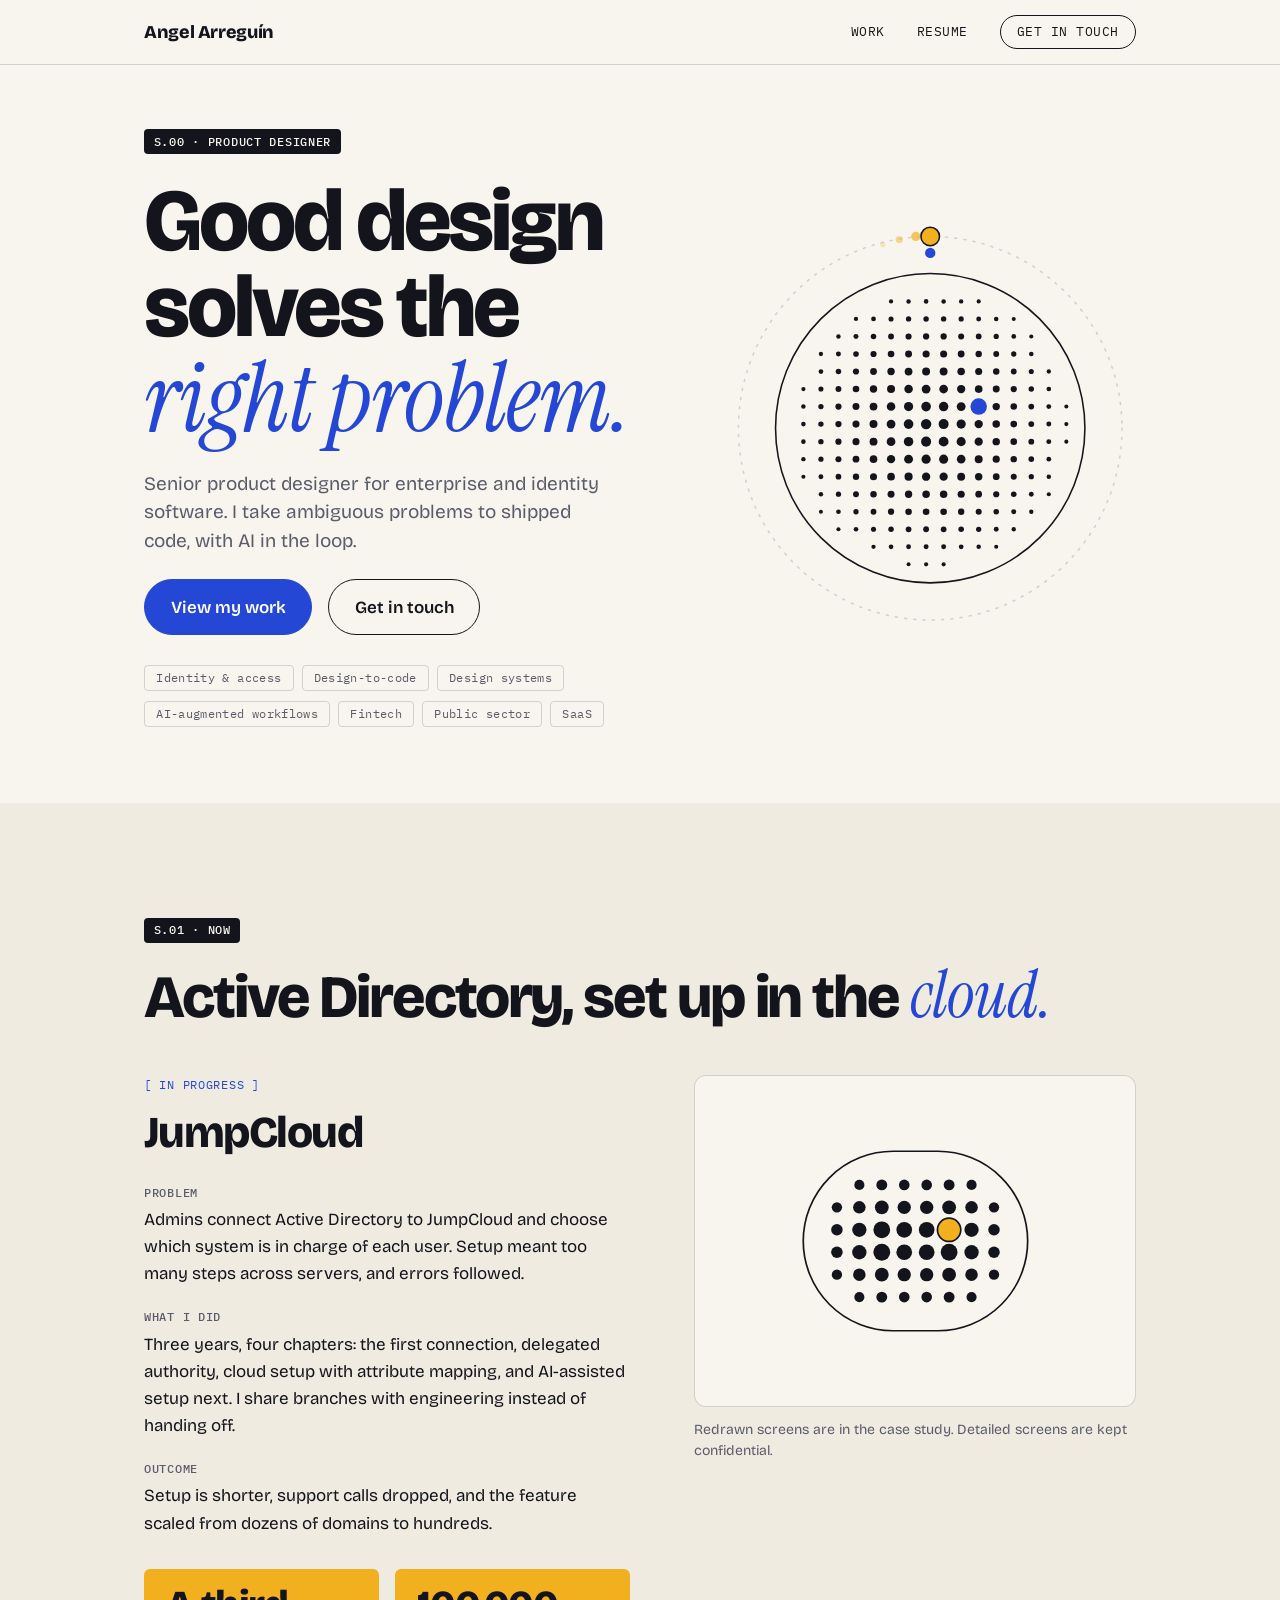
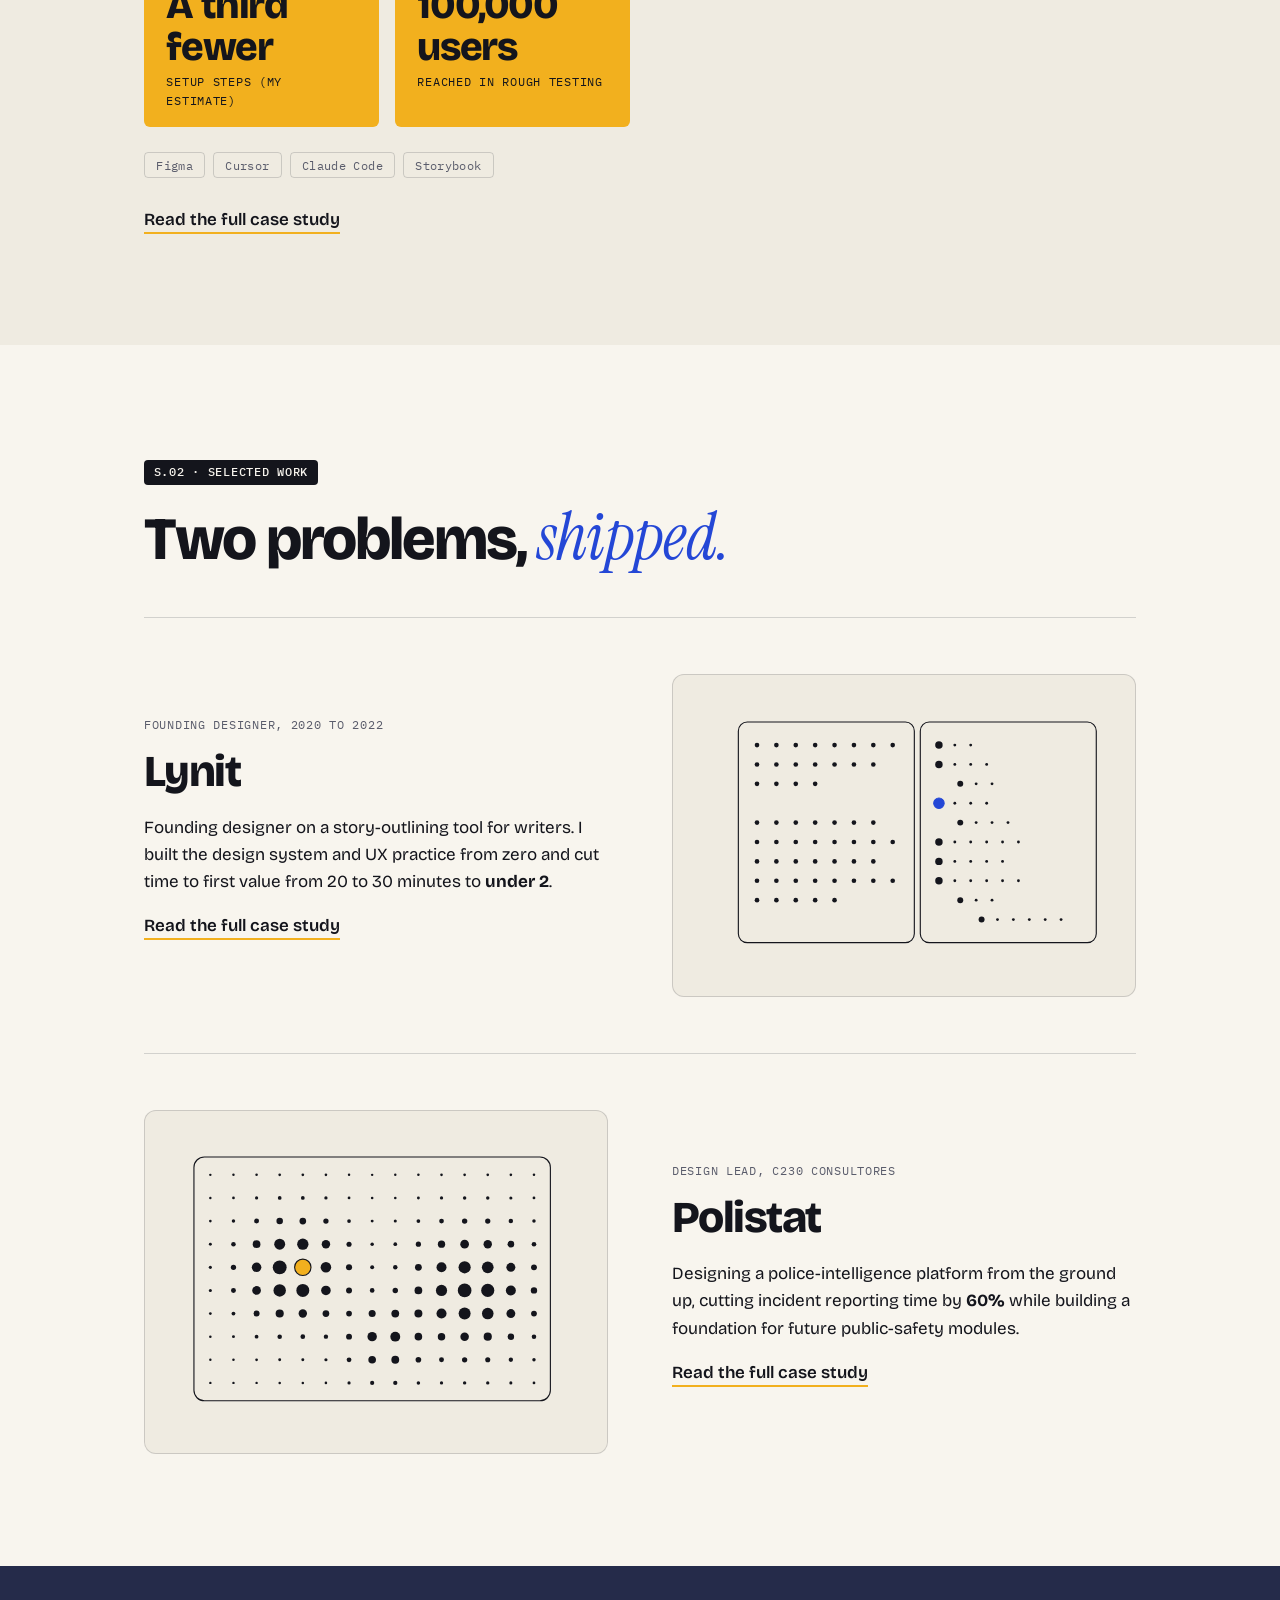
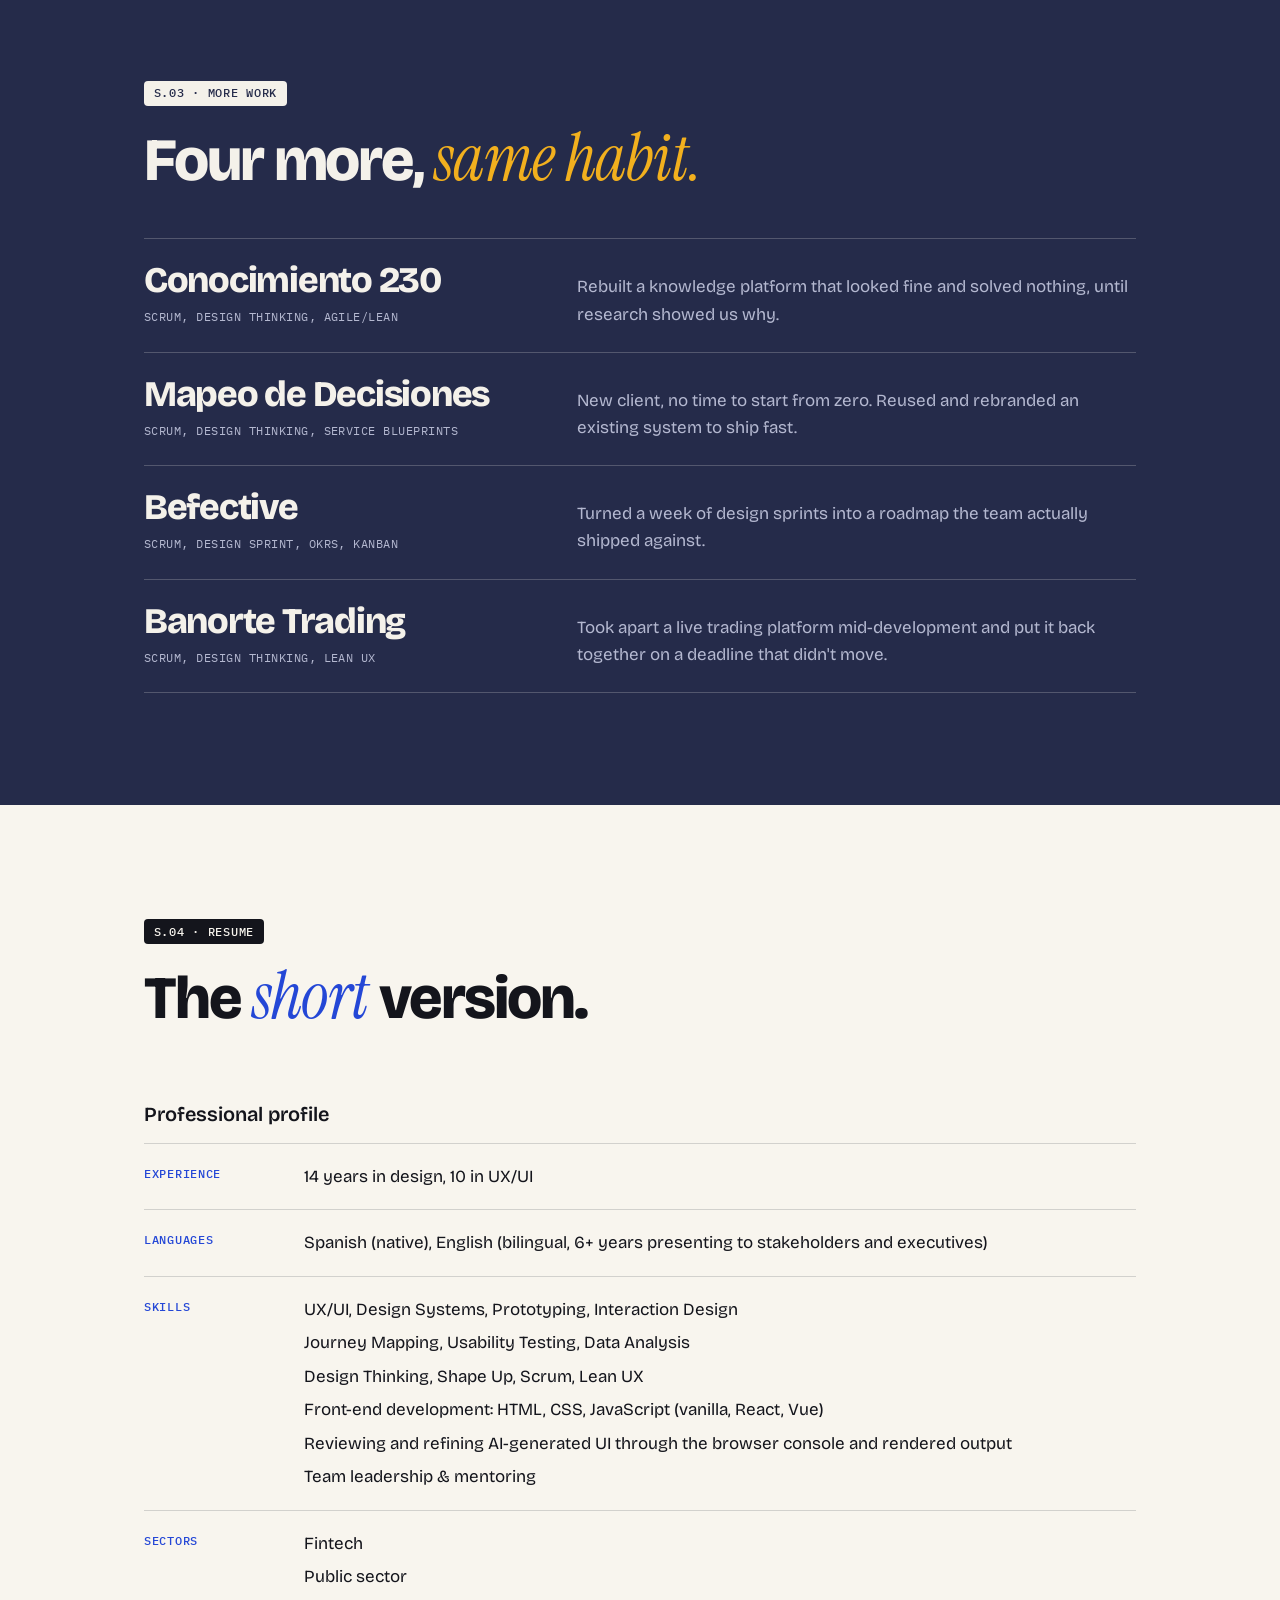
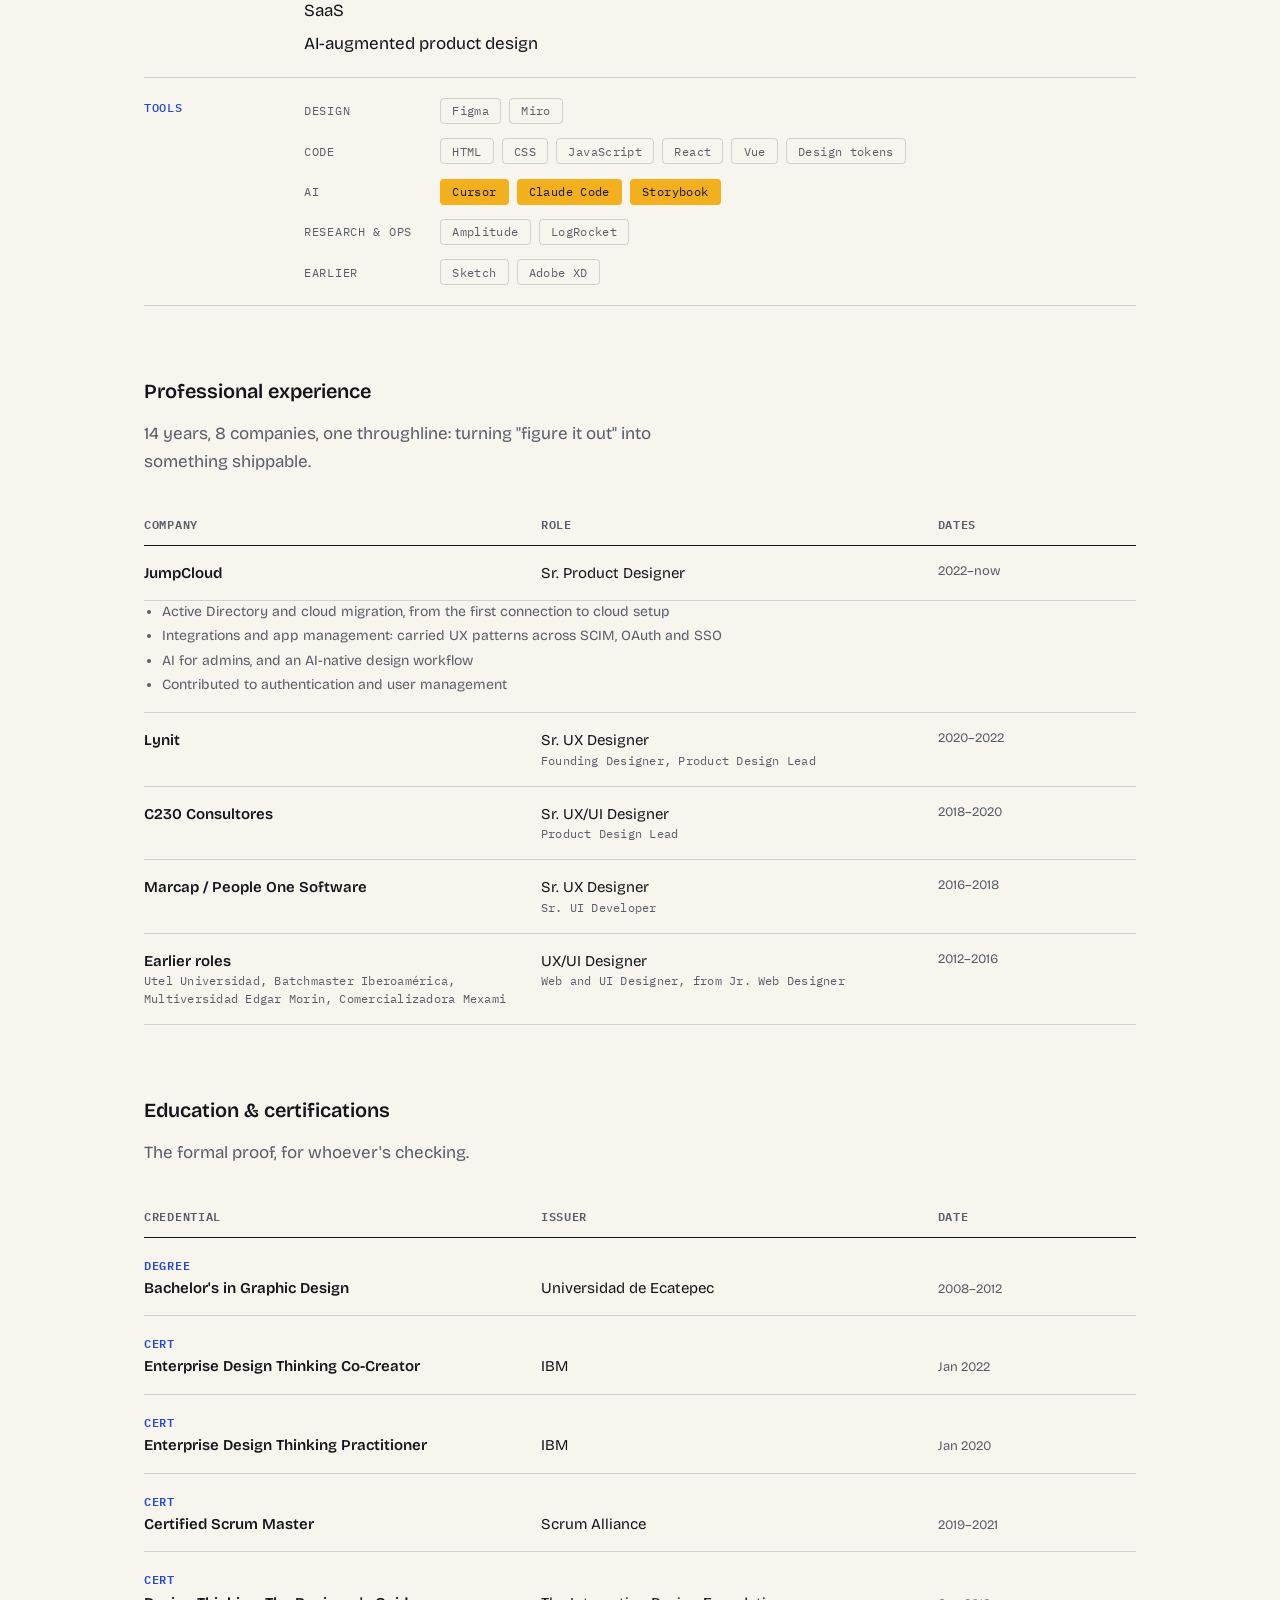
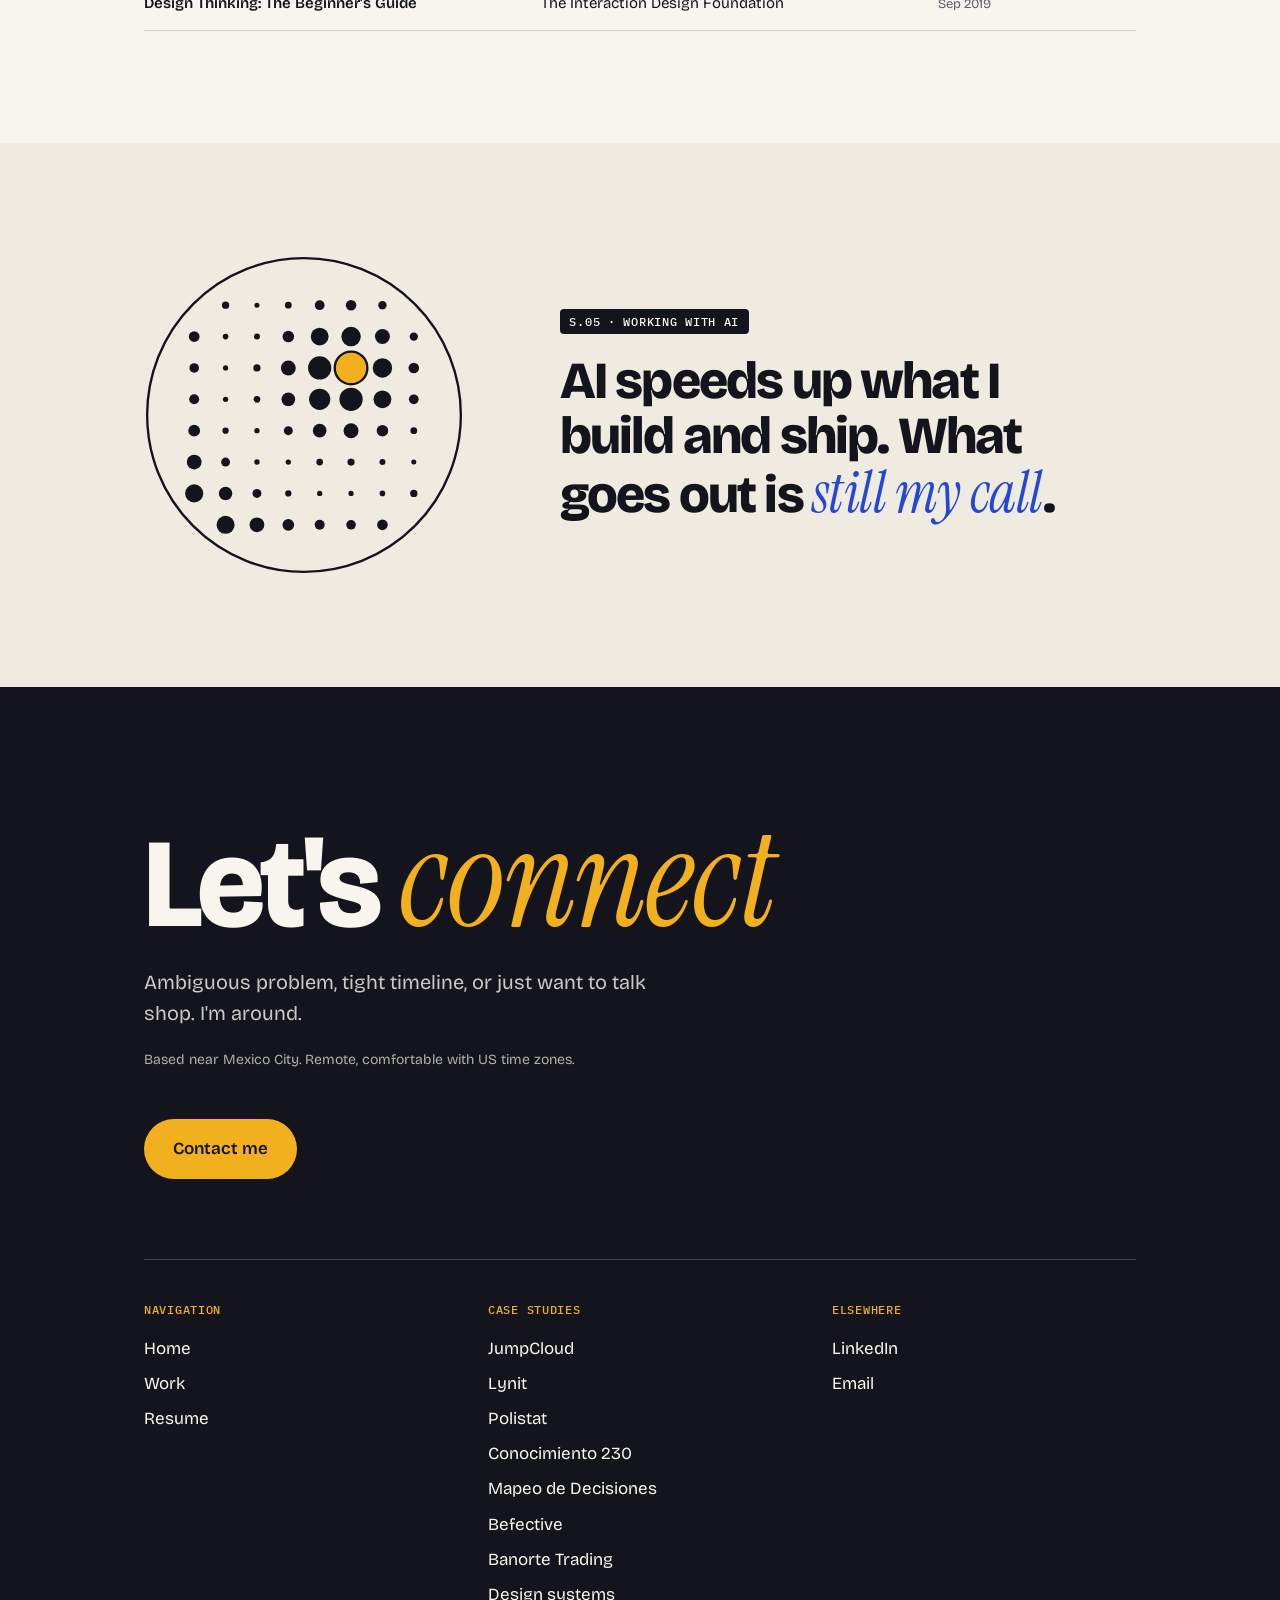
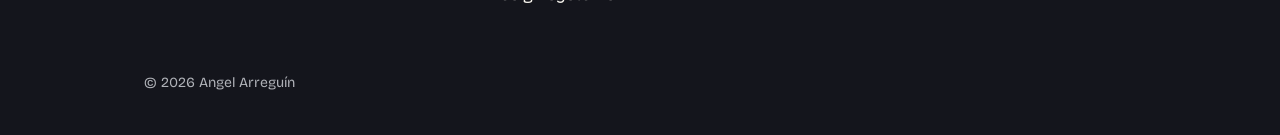
<file: index.html>
<!DOCTYPE html>
<html lang="en">
<head>
<meta charset="UTF-8">
<meta name="viewport" content="width=device-width, initial-scale=1.0">
<meta name="color-scheme" content="light">
<title>Angel Arreguín — Product Designer</title>
<link rel="icon" href="data:image/svg+xml,%3Csvg xmlns='http://www.w3.org/2000/svg' viewBox='0 0 100 100'%3E%3Crect width='100' height='100' rx='22' fill='%232447D6'/%3E%3Ctext x='50' y='68' font-family='Georgia,serif' font-size='52' font-weight='700' fill='%23ECEEF4' text-anchor='middle'%3ELA%3C/text%3E%3C/svg%3E">
<link rel="preconnect" href="https://fonts.googleapis.com">
<link rel="preconnect" href="https://fonts.gstatic.com" crossorigin>
<link rel="stylesheet" href="https://fonts.googleapis.com/css2?family=Bricolage+Grotesque:opsz,wght@12..96,400;12..96,600;12..96,800&family=Instrument+Serif:ital@1&family=IBM+Plex+Mono:wght@400;500&display=swap">
<link rel="stylesheet" href="site.css?v=20261111d">
</head>
<body>

<header class="site-header">
  <div class="wrap">
    <a class="logo" href="index.html">Angel Arreguín</a>
    <nav aria-label="Main">
      <a href="#work">Work</a>
      <a href="#resume">Resume</a>
      <a class="nav-cta" href="mailto:l.angelarreguinperez@gmail.com">Get in touch</a>
    </nav>
  </div>
</header>

<main>

  <!-- Hero -->
  <section class="hero">
    <div class="wrap hero-top">
      <div class="hero-copy">
        <span class="tag">S.00 · Product designer</span>
        <h1>Good design solves the <em class="accent">right problem.</em></h1>
        <p class="hero-sub">Senior product designer for enterprise and identity software. I take ambiguous problems to shipped code, with AI in the loop.</p>
        <div class="cta-row">
          <a class="btn-primary" href="#work">View my work</a>
          <a class="btn-secondary" href="mailto:l.angelarreguinperez@gmail.com">Get in touch</a>
        </div>
        <ul class="expertise">
          <li><span class="chip">Identity &amp; access</span></li>
          <li><span class="chip">Design-to-code</span></li>
          <li><a class="chip" href="design-systems.html">Design systems</a></li>
          <li><span class="chip">AI-augmented workflows</span></li>
          <li><span class="chip">Fintech</span></li>
          <li><span class="chip">Public sector</span></li>
          <li><span class="chip">SaaS</span></li>
        </ul>
      </div>
      <div class="orbit" aria-hidden="true">
        <svg viewBox="0 0 400 400">
          <circle class="ring" cx="200" cy="200" r="186"/>
          <circle class="disc" cx="200" cy="200" r="150"/>
          <g id="orbit-dots"></g>
          <g class="sat2-spin"><circle class="sat2" cx="200" cy="30" r="5"/></g>
          <g class="sat-spin">
            <circle class="sat-tail" cx="154" cy="22" r="2.5" opacity=".25"/>
            <circle class="sat-tail" cx="170" cy="17" r="3.5" opacity=".45"/>
            <circle class="sat-tail" cx="186" cy="14" r="4.5" opacity=".7"/>
            <circle class="sat" cx="200" cy="14" r="9"/>
          </g>
        </svg>
      </div>
    </div>
  </section>

  <!-- Now at JumpCloud. id="work" lives here. -->
  <section id="work" class="section section--tint">
    <div class="wrap">
      <div class="section-head">
        <span class="tag">S.01 · Now</span>
        <h2 class="section-title">Active Directory, set up in the <em class="accent">cloud.</em></h2>
      </div>

      <article class="jc">
        <div>
          <p class="status status--live" style="margin:0 0 1rem">In progress</p>
          <h3 class="jc-title">JumpCloud</h3>

          <dl class="facts">
            <dt>Problem</dt>
            <dd>Admins connect Active Directory to JumpCloud and choose which system is in charge of each user. Setup meant too many steps across servers, and errors followed.</dd>

            <dt>What I did</dt>
            <dd>Three years, four chapters: the first connection, delegated authority, cloud setup with attribute mapping, and AI-assisted setup next. I share branches with engineering instead of handing off.</dd>

            <dt>Outcome</dt>
            <dd>Setup is shorter, support calls dropped, and the feature scaled from dozens of domains to hundreds.</dd>
          </dl>

          <div class="metrics">
            <div class="metric">
              <span class="metric-value">A third fewer</span>
              <span class="metric-label">setup steps (my estimate)</span>
            </div>
            <div class="metric">
              <span class="metric-value">100,000 users</span>
              <span class="metric-label">reached in rough testing</span>
            </div>
          </div>

          <ul class="expertise tool-line">
            <li><span class="chip">Figma</span></li>
            <li><span class="chip">Cursor</span></li>
            <li><span class="chip">Claude Code</span></li>
            <li><span class="chip">Storybook</span></li>
          </ul>

          <p style="margin: 1.75rem 0 0;"><a class="link" href="jumpcloud.html">Read the full case study</a></p>
        </div>

        <figure class="shot">
          <!-- Replace the frame with: <img src="assets/jc/feature1.png" alt="[Describe the screen]"> -->
          <div class="frame panel"><div class="art" data-cols="4" data-rows="3" data-hit="2,1" data-seed="5"></div></div>
          <figcaption>Redrawn screens are in the case study. Detailed screens are kept confidential.</figcaption>
        </figure>
      </article>
    </div>
  </section>

  <!-- Selected work -->
  <section id="case-studies" class="section">
    <div class="wrap">
      <div class="section-head">
        <span class="tag">S.02 · Selected work</span>
        <h2 class="section-title">Two problems, <em class="accent">shipped.</em></h2>
      </div>

      <article class="feature">
        <div>
          <p class="feature-meta">Founding designer, 2020 to 2022</p>
          <h3>Lynit</h3>
          <p>Founding designer on a story-outlining tool for writers. I built the design system and UX practice from zero and cut time to first value from 20 to 30 minutes to <strong>under 2</strong>.</p>
          <p><a class="link" href="lynit.html">Read the full case study</a></p>
        </div>
        <div class="feature-art panel">
          <div class="art art--cobalt" data-kind="book" data-cols="5" data-rows="4" data-hit="1,2" data-seed="23"></div>
        </div>
      </article>

      <article class="feature feature--flip">
        <div>
          <p class="feature-meta">Design lead, C230 Consultores</p>
          <h3>Polistat</h3>
          <p>Designing a police-intelligence platform from the ground up, cutting incident reporting time by <strong>60%</strong> while building a foundation for future public-safety modules.</p>
          <p><a class="link" href="polistat.html">Read the full case study</a></p>
        </div>
        <div class="feature-art panel">
          <div class="art" data-kind="heat" data-cols="5" data-rows="4" data-hit="3,1" data-seed="41"></div>
        </div>
      </article>
    </div>
  </section>

  <!-- More work -->
  <section class="section band-mid">
    <div class="wrap">
      <div class="section-head">
        <span class="tag">S.03 · More work</span>
        <h2 class="section-title">Four more, <em class="accent">same habit.</em></h2>
      </div>

      <ul class="work-list">
        <li>
          <a class="work-row" href="conocimiento230.html">
            <div>
              <h3>Conocimiento 230</h3>
              <span class="tags">Scrum, Design Thinking, Agile/Lean</span>
            </div>
            <p>Rebuilt a knowledge platform that looked fine and solved nothing, until research showed us why.</p>
          </a>
        </li>
        <li>
          <a class="work-row" href="mapeodecisiones.html">
            <div>
              <h3>Mapeo de Decisiones</h3>
              <span class="tags">Scrum, Design Thinking, Service Blueprints</span>
            </div>
            <p>New client, no time to start from zero. Reused and rebranded an existing system to ship fast.</p>
          </a>
        </li>
        <li>
          <a class="work-row" href="befective.html">
            <div>
              <h3>Befective</h3>
              <span class="tags">Scrum, Design Sprint, OKRs, Kanban</span>
            </div>
            <p>Turned a week of design sprints into a roadmap the team actually shipped against.</p>
          </a>
        </li>
        <li>
          <a class="work-row" href="banortetrading.html">
            <div>
              <h3>Banorte Trading</h3>
              <span class="tags">Scrum, Design Thinking, Lean UX</span>
            </div>
            <p>Took apart a live trading platform mid-development and put it back together on a deadline that didn't move.</p>
          </a>
        </li>
      </ul>
    </div>
  </section>

  <!-- Resume -->
  <section id="resume" class="section">
    <div class="wrap">
      <div class="section-head">
        <span class="tag">S.04 · Resume</span>
        <h2 class="section-title">The <em class="accent">short</em> version.</h2>
      </div>

      <div class="r-block">
        <h3 class="r-heading">Professional profile</h3>
        <div class="profile-row">
          <h4>Experience</h4>
          <p class="fact-value">14 years in design, 10 in UX/UI</p>
        </div>
        <div class="profile-row">
          <h4>Languages</h4>
          <p class="fact-value">Spanish (native), English (bilingual, 6+ years presenting to stakeholders and executives)</p>
        </div>
        <div class="profile-row">
          <h4>Skills</h4>
          <ul class="plain-list">
            <li>UX/UI, Design Systems, Prototyping, Interaction Design</li>
            <li>Journey Mapping, Usability Testing, Data Analysis</li>
            <li>Design Thinking, Shape Up, Scrum, Lean UX</li>
            <li>Front-end development: HTML, CSS, JavaScript (vanilla, React, Vue)</li>
            <li>Reviewing and refining AI-generated UI through the browser console and rendered output</li>
            <li>Team leadership &amp; mentoring</li>
          </ul>
        </div>
        <div class="profile-row">
          <h4>Sectors</h4>
          <ul class="plain-list">
            <li>Fintech</li>
            <li>Public sector</li>
            <li>SaaS</li>
            <li>AI-augmented product design</li>
          </ul>
        </div>
        <div class="profile-row">
          <h4>Tools</h4>
          <div class="tool-groups">
            <div class="tool-group">
              <span class="tool-group-label">Design</span>
              <span class="pill">Figma</span><span class="pill">Miro</span>
            </div>
            <div class="tool-group">
              <span class="tool-group-label">Code</span>
              <span class="pill">HTML</span><span class="pill">CSS</span><span class="pill">JavaScript</span><span class="pill">React</span><span class="pill">Vue</span><span class="pill">Design tokens</span>
            </div>
            <div class="tool-group">
              <span class="tool-group-label">AI</span>
              <span class="pill pill--ai">Cursor</span><span class="pill pill--ai">Claude Code</span><span class="pill pill--ai">Storybook</span>
            </div>
            <div class="tool-group">
              <span class="tool-group-label">Research &amp; ops</span>
              <span class="pill">Amplitude</span><span class="pill">LogRocket</span>
            </div>
            <div class="tool-group">
              <span class="tool-group-label">Earlier</span>
              <span class="pill">Sketch</span><span class="pill">Adobe XD</span>
            </div>
          </div>
        </div>
      </div>

      <div class="r-block">
        <h3 class="r-heading">Professional experience</h3>
        <p class="r-intro">14 years, 8 companies, one throughline: turning "figure it out" into something shippable.</p>
        <div class="table-wrap">
          <table class="nice-table">
            <thead><tr><th>Company</th><th>Role</th><th>Dates</th></tr></thead>
            <tbody>
              <tr>
                <td class="cell-primary">JumpCloud</td>
                <td>Sr. Product Designer</td>
                <td class="cell-date">2022–now</td>
              </tr>
              <tr class="row-detail"><td colspan="3"><ul>
                <li>Active Directory and cloud migration, from the first connection to cloud setup</li>
                <li>Integrations and app management: carried UX patterns across SCIM, OAuth and SSO</li>
                <li>AI for admins, and an AI-native design workflow</li>
                <li>Contributed to authentication and user management</li>
              </ul></td></tr>
              <tr><td class="cell-primary">Lynit</td><td>Sr. UX Designer<span class="cell-sub">Founding Designer, Product Design Lead</span></td><td class="cell-date">2020–2022</td></tr>
              <tr><td class="cell-primary">C230 Consultores</td><td>Sr. UX/UI Designer<span class="cell-sub">Product Design Lead</span></td><td class="cell-date">2018–2020</td></tr>
              <tr><td class="cell-primary">Marcap / People One Software</td><td>Sr. UX Designer<span class="cell-sub">Sr. UI Developer</span></td><td class="cell-date">2016–2018</td></tr>
              <tr><td class="cell-primary">Earlier roles<span class="cell-sub">Utel Universidad, Batchmaster Iberoamérica, Multiversidad Edgar Morin, Comercializadora Mexami</span></td><td>UX/UI Designer<span class="cell-sub">Web and UI Designer, from Jr. Web Designer</span></td><td class="cell-date">2012–2016</td></tr>
            </tbody>
          </table>
        </div>
      </div>

      <div class="r-block">
        <h3 class="r-heading">Education &amp; certifications</h3>
        <p class="r-intro">The formal proof, for whoever's checking.</p>
        <div class="table-wrap">
          <table class="nice-table nice-table--cred">
            <thead><tr><th>Credential</th><th>Issuer</th><th>Date</th></tr></thead>
            <tbody>
              <tr><td class="cell-primary"><span class="type-badge">Degree</span><br>Bachelor's in Graphic Design</td><td>Universidad de Ecatepec</td><td class="cell-date">2008–2012</td></tr>
              <tr><td class="cell-primary"><span class="type-badge">Cert</span><br>Enterprise Design Thinking Co-Creator</td><td>IBM</td><td class="cell-date">Jan 2022</td></tr>
              <tr><td class="cell-primary"><span class="type-badge">Cert</span><br>Enterprise Design Thinking Practitioner</td><td>IBM</td><td class="cell-date">Jan 2020</td></tr>
              <tr><td class="cell-primary"><span class="type-badge">Cert</span><br>Certified Scrum Master</td><td>Scrum Alliance</td><td class="cell-date">2019–2021</td></tr>
              <tr><td class="cell-primary"><span class="type-badge">Cert</span><br>Design Thinking: The Beginner's Guide</td><td>The Interaction Design Foundation</td><td class="cell-date">Sep 2019</td></tr>
            </tbody>
          </table>
        </div>
      </div>
    </div>
  </section>


  <!-- AI statement -->
  <section class="section section--tint ai-banner" aria-labelledby="ai-kicker">
    <div class="wrap ai-grid">
      <div class="ai-art"><div class="art" data-cols="4" data-rows="4" data-hit="2,1" data-seed="17"></div></div>
      <div>
        <span class="tag" id="ai-kicker">S.05 · Working with AI</span>
        <p class="ai-statement">AI speeds up what I build and ship. What goes out is <em class="accent">still my call</em>.</p>
      </div>
    </div>
  </section>

</main>

<!-- Contact band -->
<section id="contact" class="band-dark contact">
  <div class="wrap">
    <h2 class="contact-headline">Let's <em class="shine">connect</em></h2>
    <p class="contact-sub">Ambiguous problem, tight timeline, or just want to talk shop. I'm around.</p>
    <p class="contact-loc">Based near Mexico City. Remote, comfortable with US time zones.</p>
    <a class="btn-contact" href="mailto:l.angelarreguinperez@gmail.com">Contact me</a>

    <div class="footer-columns">
      <div class="footer-col">
        <h4>Navigation</h4>
        <ul>
          <li><a href="index.html">Home</a></li>
          <li><a href="#work">Work</a></li>
          <li><a href="#resume">Resume</a></li>
        </ul>
      </div>

      <div class="footer-col">
        <h4>Case studies</h4>
        <ul>
          <li><a href="jumpcloud.html">JumpCloud</a></li>
          <li><a href="lynit.html">Lynit</a></li>
          <li><a href="polistat.html">Polistat</a></li>
          <li><a href="conocimiento230.html">Conocimiento 230</a></li>
          <li><a href="mapeodecisiones.html">Mapeo de Decisiones</a></li>
          <li><a href="befective.html">Befective</a></li>
          <li><a href="banortetrading.html">Banorte Trading</a></li>
          <li><a href="design-systems.html">Design systems</a></li>
        </ul>
      </div>

      <div class="footer-col">
        <h4>Elsewhere</h4>
        <ul>
          <li><a href="https://www.linkedin.com/in/angel-arreguin/" target="_blank" rel="noopener">LinkedIn</a></li>
          <li><a href="mailto:l.angelarreguinperez@gmail.com">Email</a></li>
        </ul>
      </div>
    </div>
  </div>
</section>

<footer class="site-footer band-dark">
  <div class="wrap">© 2026 Angel Arreguín</div>
</footer>

<script src="art.js?v=20261111d" defer></script>
<script src="orbit.js?v=20261111d" defer></script>
<script src="cursor.js?v=20261111d" defer></script>
</body>
</html>
</file>
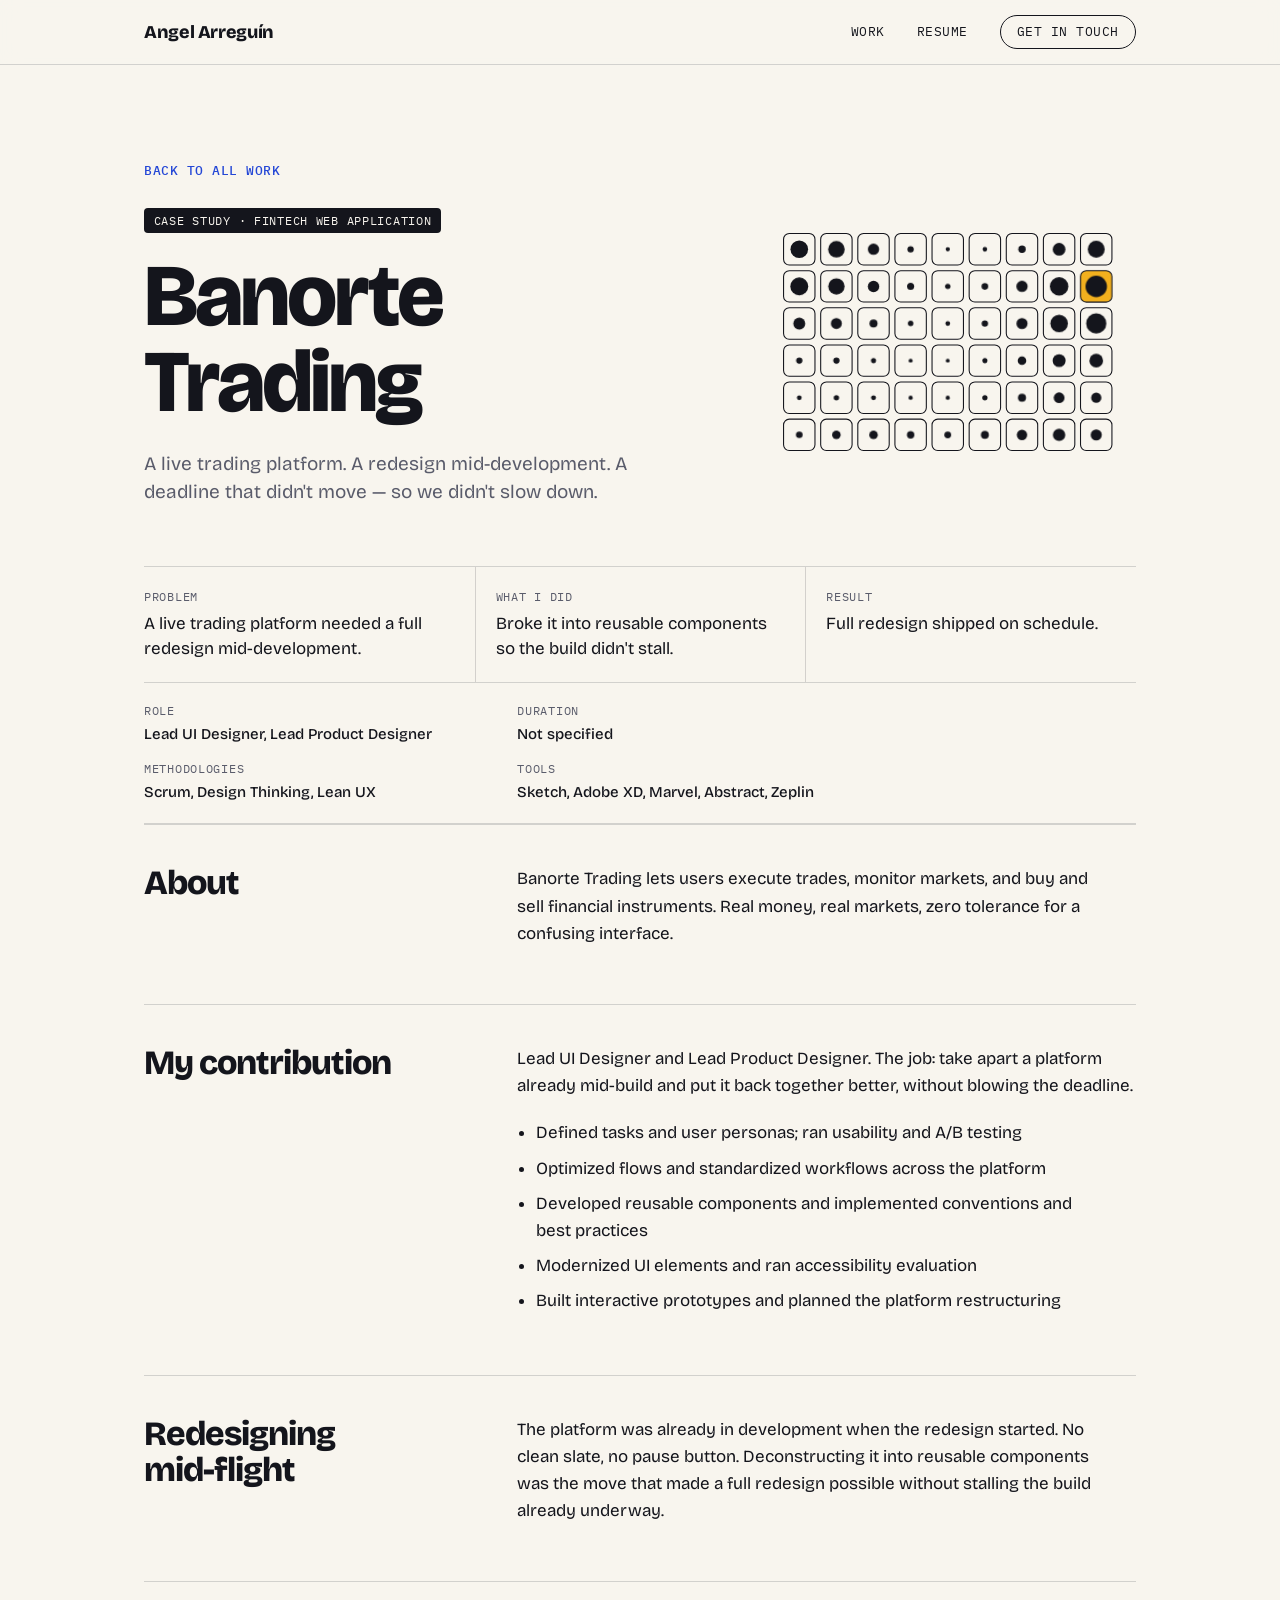
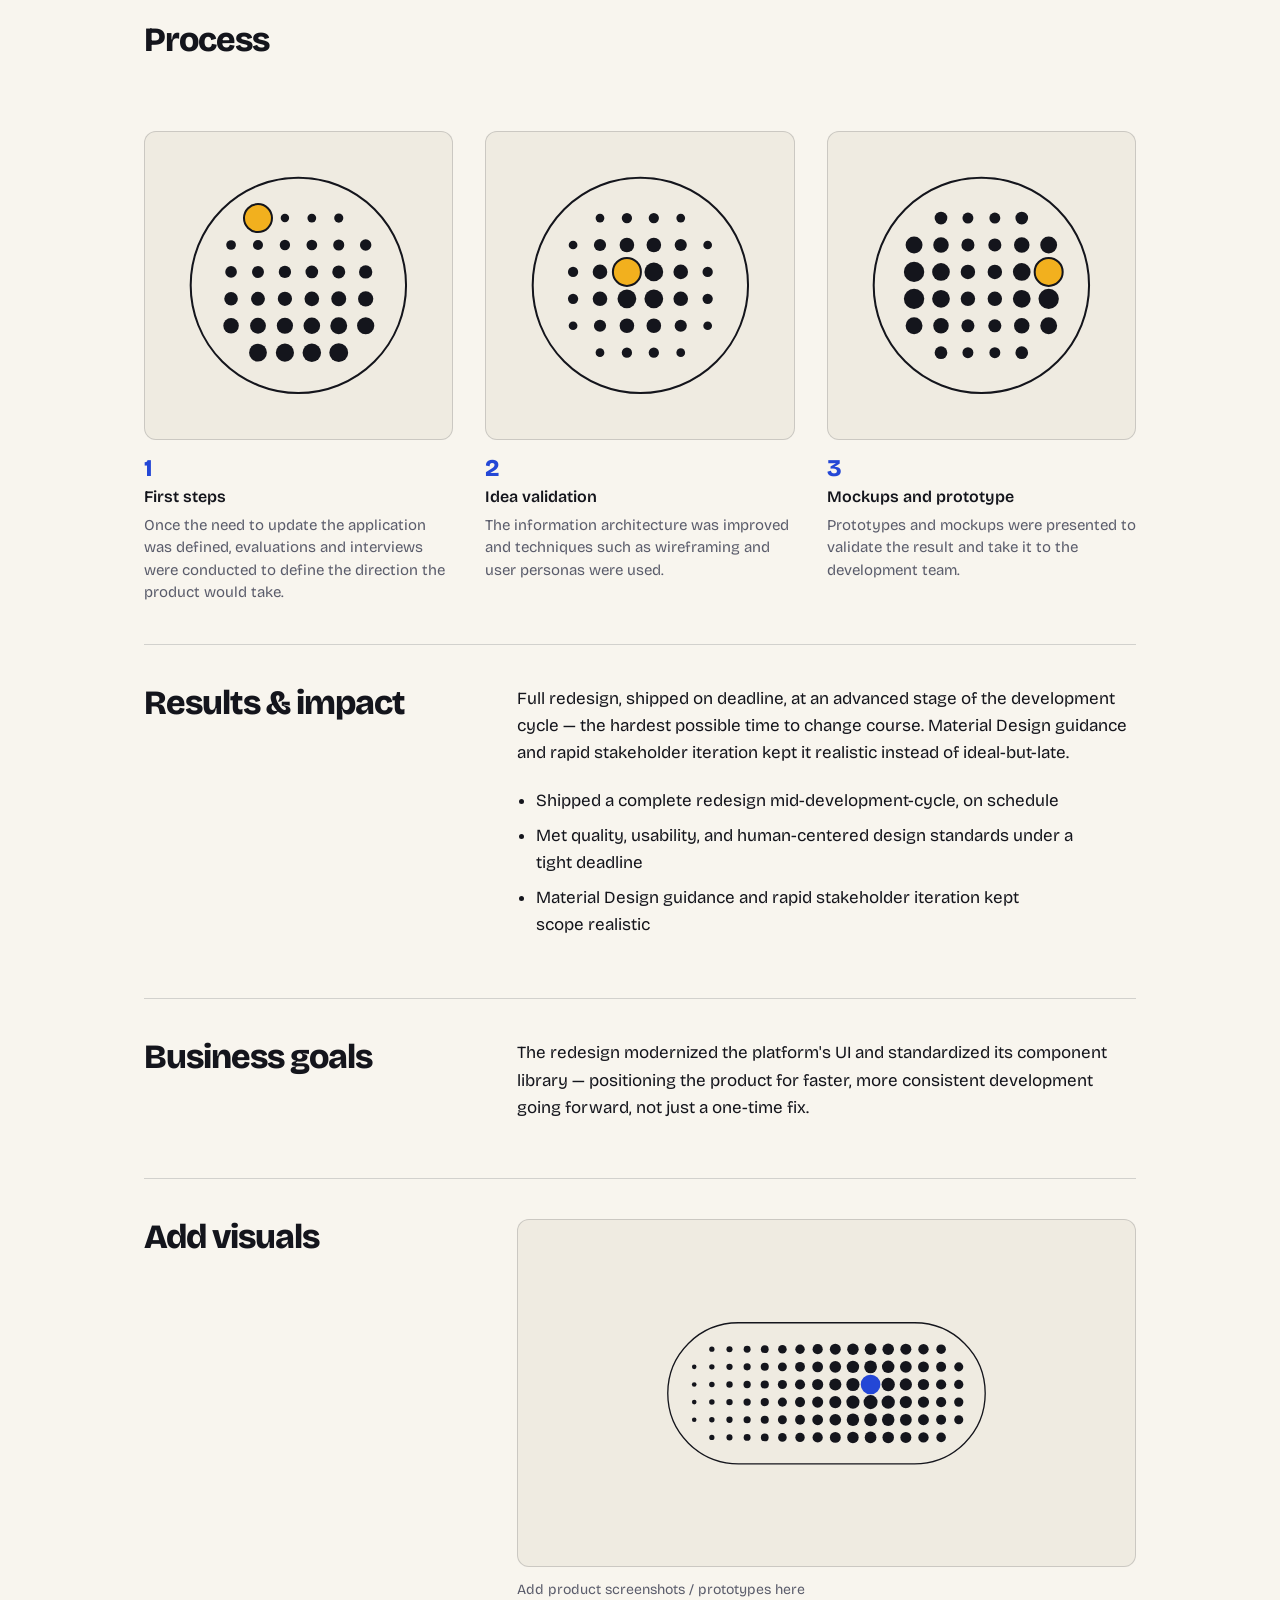
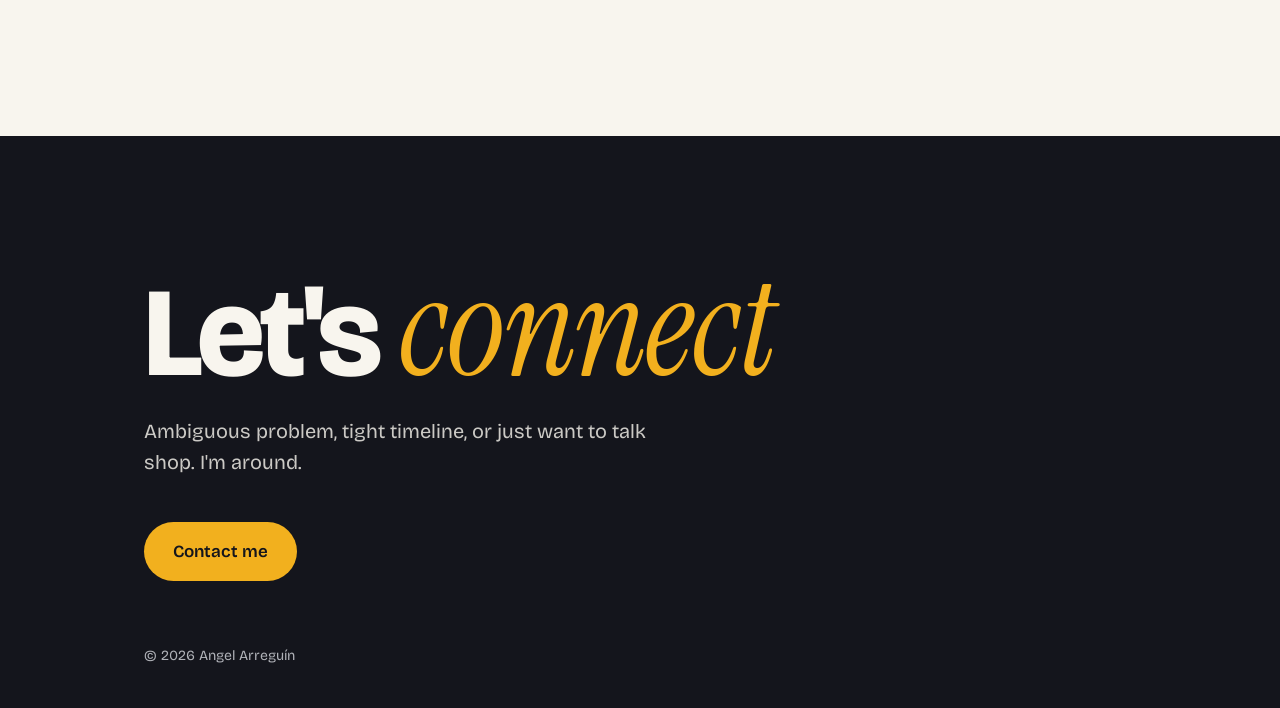
<file: banortetrading.html>
<!DOCTYPE html>
<html lang="en">
<head>
<meta charset="UTF-8">
<meta name="viewport" content="width=device-width, initial-scale=1.0">
<meta name="color-scheme" content="light">
<title>Banorte Trading — Case Study | Angel Arreguín</title>
<link rel="icon" href="data:image/svg+xml,%3Csvg xmlns='http://www.w3.org/2000/svg' viewBox='0 0 100 100'%3E%3Crect width='100' height='100' rx='22' fill='%232447D6'/%3E%3Ctext x='50' y='68' font-family='Georgia,serif' font-size='52' font-weight='700' fill='%23ECEEF4' text-anchor='middle'%3ELA%3C/text%3E%3C/svg%3E">
<link rel="preconnect" href="https://fonts.googleapis.com">
<link rel="preconnect" href="https://fonts.gstatic.com" crossorigin>
<link rel="stylesheet" href="https://fonts.googleapis.com/css2?family=Bricolage+Grotesque:opsz,wght@12..96,400;12..96,600;12..96,800&family=Instrument+Serif:ital@1&family=IBM+Plex+Mono:wght@400;500&display=swap">
<link rel="stylesheet" href="site.css?v=20261111d">
</head>
<body>

<header class="site-header">
  <div class="wrap">
    <a class="logo" href="index.html">Angel Arreguín</a>
    <nav aria-label="Main">
      <a href="index.html#work">Work</a>
      <a href="index.html#resume">Resume</a>
      <a class="nav-cta" href="mailto:l.angelarreguinperez@gmail.com">Get in touch</a>
    </nav>
  </div>
</header>

<main>

  <section class="page-hero">
    <div class="wrap cs-hero-grid">
      <div>
        <a class="back" href="index.html#work">Back to all work</a>
        <p class="cs-kind">Case Study · Fintech Web Application</p>
        <h1 class="page-title">Banorte Trading</h1>
        <p class="page-lede">A live trading platform. A redesign mid-development. A deadline that didn't move — so we didn't slow down.</p>
      </div>
      <div class="art cs-hero-art" data-animate data-kind="tiles" data-cols="5" data-rows="4" data-hit="3,3" data-seed="89"></div>
    </div>
    <div class="wrap">
    <dl class="tldr">
      <div><dt>Problem</dt><dd>A live trading platform needed a full redesign mid-development.</dd></div>
      <div><dt>What I did</dt><dd>Broke it into reusable components so the build didn't stall.</dd></div>
      <div><dt>Result</dt><dd>Full redesign shipped on schedule.</dd></div>
    </dl>
    <dl class="meta-grid">
      <div><dt>Role</dt><dd>Lead UI Designer, Lead Product Designer</dd></div>
      <div><dt>Duration</dt><dd>Not specified</dd></div>
      <div><dt>Methodologies</dt><dd>Scrum, Design Thinking, Lean UX</dd></div>
      <div><dt>Tools</dt><dd>Sketch, Adobe XD, Marvel, Abstract, Zeplin</dd></div>
    </dl>
    </div>
  </section>

  <div class="wrap cs-body">
    <section class="cs-section">
      <h2 class="cs-title">About</h2>
      <div class="cs-content">
        <p>Banorte Trading lets users execute trades, monitor markets, and buy and sell financial instruments. Real money, real markets, zero tolerance for a confusing interface.</p>
      </div>
    </section>

    <section class="cs-section">
      <h2 class="cs-title">My contribution</h2>
      <div class="cs-content">
        <p>Lead UI Designer and Lead Product Designer. The job: take apart a platform already mid-build and put it back together better, without blowing the deadline.</p>
        <ul>
<li>Defined tasks and user personas; ran usability and A/B testing</li>
<li>Optimized flows and standardized workflows across the platform</li>
<li>Developed reusable components and implemented conventions and best practices</li>
<li>Modernized UI elements and ran accessibility evaluation</li>
<li>Built interactive prototypes and planned the platform restructuring</li>
</ul>
      </div>
    </section>

    <section class="cs-section">
      <h2 class="cs-title">Redesigning mid-flight</h2>
      <div class="cs-content">
        <p>The platform was already in development when the redesign started. No clean slate, no pause button. Deconstructing it into reusable components was the move that made a full redesign possible without stalling the build already underway.</p>
      </div>
    </section>

    <section class="cs-section cs-section--full">
      <h2 class="cs-title">Process</h2>
      <ol class="steps steps--3">
        <li class="step">
          <!-- Replace the placeholder with: <img src="assets/banortetrading/step1.png" alt="Original Banorte Trading portfolio dashboard before redesign"> -->
          <div class="step-art panel"><div class="art" data-cols="3" data-rows="3" data-hit="0,0" data-seed="90"></div></div>
          <span class="step-num">1</span>
          <h3>First steps</h3>
          <p>Once the need to update the application was defined, evaluations and interviews were conducted to define the direction the product would take.</p>
        </li>
        <li class="step">
          <!-- Replace the placeholder with: <img src="assets/banortetrading/step2.png" alt="Market data table used for information architecture validation"> -->
          <div class="step-art panel"><div class="art" data-cols="3" data-rows="3" data-hit="1,1" data-seed="91"></div></div>
          <span class="step-num">2</span>
          <h3>Idea validation</h3>
          <p>The information architecture was improved and techniques such as wireframing and user personas were used.</p>
        </li>
        <li class="step">
          <!-- Replace the placeholder with: <img src="assets/banortetrading/step3.png" alt="Redesigned Banorte Trading dashboard, dark mode"> -->
          <div class="step-art panel"><div class="art" data-cols="3" data-rows="3" data-hit="2,1" data-seed="92"></div></div>
          <span class="step-num">3</span>
          <h3>Mockups and prototype</h3>
          <p>Prototypes and mockups were presented to validate the result and take it to the development team.</p>
        </li>
      </ol>
    </section>

    <section class="cs-section">
      <h2 class="cs-title">Results &amp; impact</h2>
      <div class="cs-content">
        <p>Full redesign, shipped on deadline, at an advanced stage of the development cycle — the hardest possible time to change course. Material Design guidance and rapid stakeholder iteration kept it realistic instead of ideal-but-late.</p>
        <ul>
<li>Shipped a complete redesign mid-development-cycle, on schedule</li>
<li>Met quality, usability, and human-centered design standards under a tight deadline</li>
<li>Material Design guidance and rapid stakeholder iteration kept scope realistic</li>
</ul>
      </div>
    </section>

    <section class="cs-section">
      <h2 class="cs-title">Business goals</h2>
      <div class="cs-content">
        <p>The redesign modernized the platform's UI and standardized its component library — positioning the product for faster, more consistent development going forward, not just a one-time fix.</p>
      </div>
    </section>

    <section class="cs-section">
      <h2 class="cs-title">Add visuals</h2>
      <div class="cs-content">
        <figure class="shot shot--wide">
          <div class="frame panel"><div class="art art--cobalt" data-cols="7" data-rows="3" data-hit="4,1" data-seed="98"></div></div>
          <figcaption>Add product screenshots / prototypes here</figcaption>
        </figure>
      </div>
    </section>
  </div>

</main>

<!-- Contact band -->
<section id="contact" class="band-dark contact">
  <div class="wrap">
    <h2 class="contact-headline">Let's <em class="shine">connect</em></h2>
    <p class="contact-sub">Ambiguous problem, tight timeline, or just want to talk shop. I'm around.</p>
    <a class="btn-contact" href="mailto:l.angelarreguinperez@gmail.com">Contact me</a>
  </div>
</section>

<footer class="site-footer band-dark">
  <div class="wrap">© 2026 Angel Arreguín</div>
</footer>

<script src="art.js?v=20261111d" defer></script>
<script src="cursor.js?v=20261111d" defer></script>
</body>
</html>
</file>
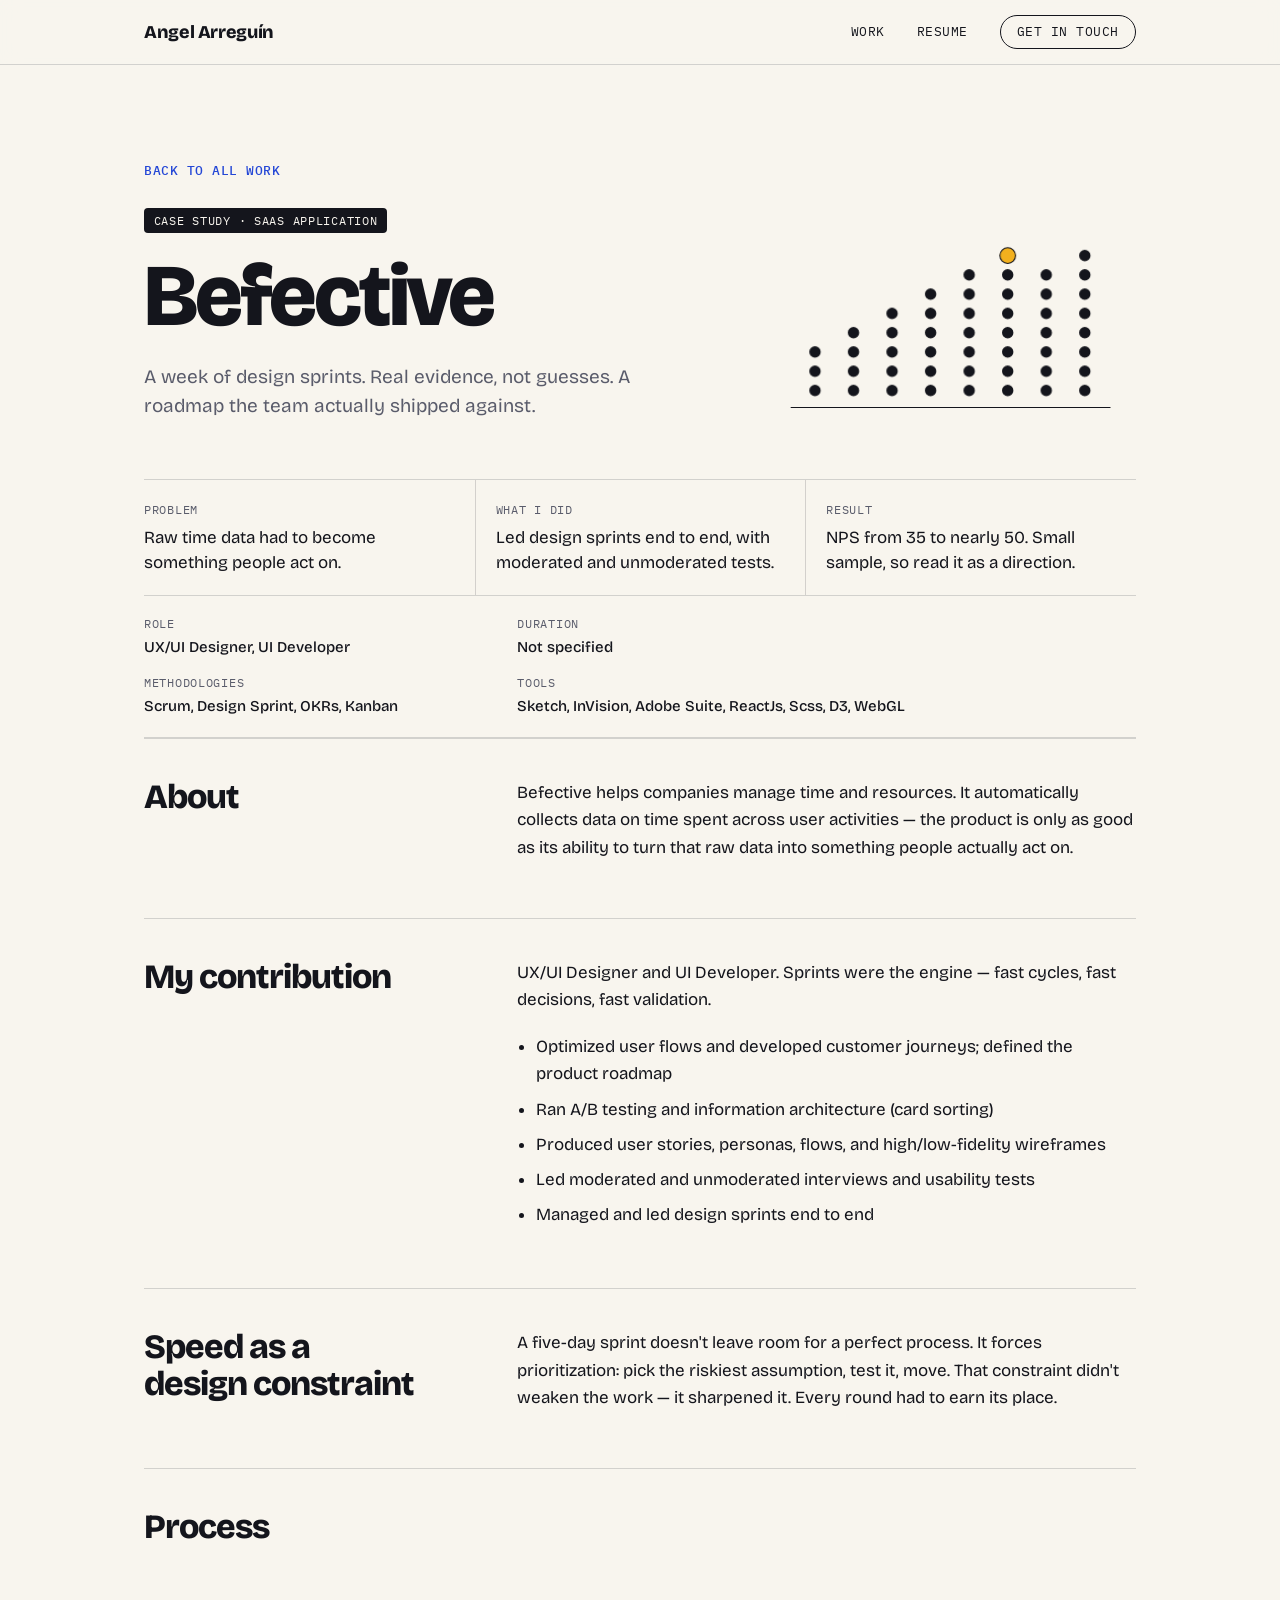
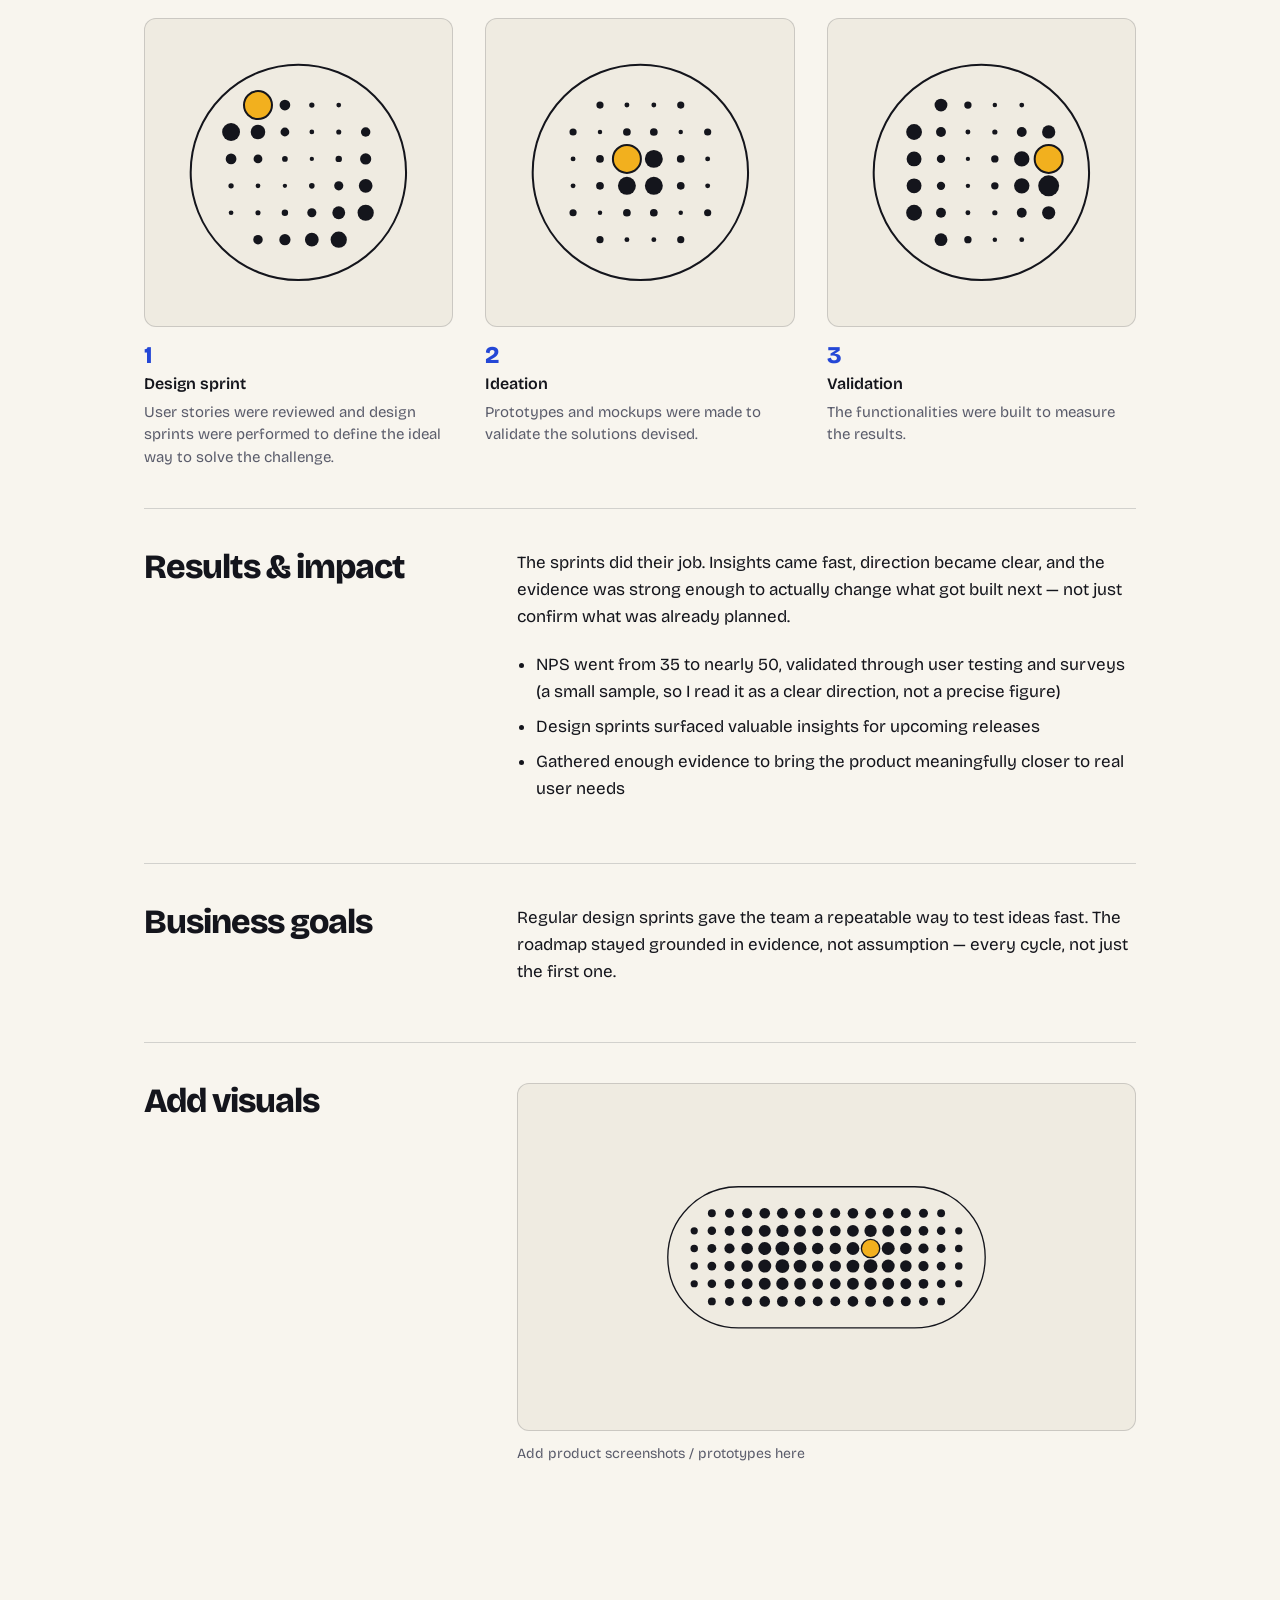
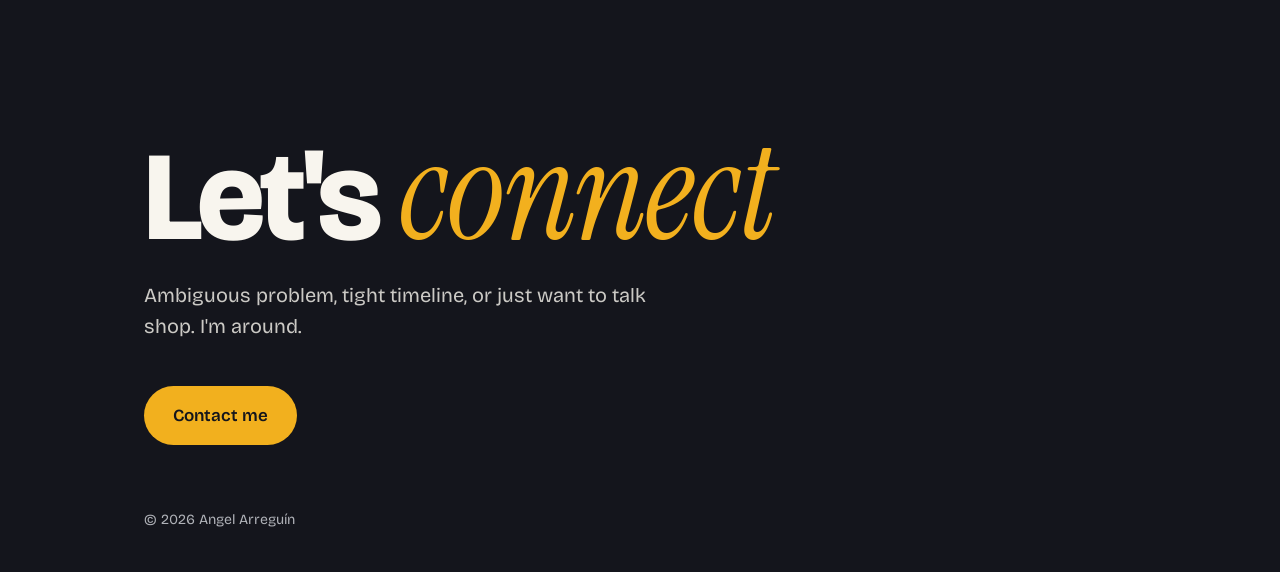
<file: befective.html>
<!DOCTYPE html>
<html lang="en">
<head>
<meta charset="UTF-8">
<meta name="viewport" content="width=device-width, initial-scale=1.0">
<meta name="color-scheme" content="light">
<title>Befective — Case Study | Angel Arreguín</title>
<link rel="icon" href="data:image/svg+xml,%3Csvg xmlns='http://www.w3.org/2000/svg' viewBox='0 0 100 100'%3E%3Crect width='100' height='100' rx='22' fill='%232447D6'/%3E%3Ctext x='50' y='68' font-family='Georgia,serif' font-size='52' font-weight='700' fill='%23ECEEF4' text-anchor='middle'%3ELA%3C/text%3E%3C/svg%3E">
<link rel="preconnect" href="https://fonts.googleapis.com">
<link rel="preconnect" href="https://fonts.gstatic.com" crossorigin>
<link rel="stylesheet" href="https://fonts.googleapis.com/css2?family=Bricolage+Grotesque:opsz,wght@12..96,400;12..96,600;12..96,800&family=Instrument+Serif:ital@1&family=IBM+Plex+Mono:wght@400;500&display=swap">
<link rel="stylesheet" href="site.css?v=20261111d">
</head>
<body>

<header class="site-header">
  <div class="wrap">
    <a class="logo" href="index.html">Angel Arreguín</a>
    <nav aria-label="Main">
      <a href="index.html#work">Work</a>
      <a href="index.html#resume">Resume</a>
      <a class="nav-cta" href="mailto:l.angelarreguinperez@gmail.com">Get in touch</a>
    </nav>
  </div>
</header>

<main>

  <section class="page-hero">
    <div class="wrap cs-hero-grid">
      <div>
        <a class="back" href="index.html#work">Back to all work</a>
        <p class="cs-kind">Case Study · SaaS Application</p>
        <h1 class="page-title">Befective</h1>
        <p class="page-lede">A week of design sprints. Real evidence, not guesses. A roadmap the team actually shipped against.</p>
      </div>
      <div class="art cs-hero-art" data-animate data-kind="bars" data-cols="5" data-rows="4" data-hit="0,1" data-seed="71"></div>
    </div>
    <div class="wrap">
    <dl class="tldr">
      <div><dt>Problem</dt><dd>Raw time data had to become something people act on.</dd></div>
      <div><dt>What I did</dt><dd>Led design sprints end to end, with moderated and unmoderated tests.</dd></div>
      <div><dt>Result</dt><dd>NPS from 35 to nearly 50. Small sample, so read it as a direction.</dd></div>
    </dl>
    <dl class="meta-grid">
      <div><dt>Role</dt><dd>UX/UI Designer, UI Developer</dd></div>
      <div><dt>Duration</dt><dd>Not specified</dd></div>
      <div><dt>Methodologies</dt><dd>Scrum, Design Sprint, OKRs, Kanban</dd></div>
      <div><dt>Tools</dt><dd>Sketch, InVision, Adobe Suite, ReactJs, Scss, D3, WebGL</dd></div>
    </dl>
    </div>
  </section>

  <div class="wrap cs-body">
    <section class="cs-section">
      <h2 class="cs-title">About</h2>
      <div class="cs-content">
        <p>Befective helps companies manage time and resources. It automatically collects data on time spent across user activities — the product is only as good as its ability to turn that raw data into something people actually act on.</p>
      </div>
    </section>

    <section class="cs-section">
      <h2 class="cs-title">My contribution</h2>
      <div class="cs-content">
        <p>UX/UI Designer and UI Developer. Sprints were the engine — fast cycles, fast decisions, fast validation.</p>
        <ul>
<li>Optimized user flows and developed customer journeys; defined the product roadmap</li>
<li>Ran A/B testing and information architecture (card sorting)</li>
<li>Produced user stories, personas, flows, and high/low-fidelity wireframes</li>
<li>Led moderated and unmoderated interviews and usability tests</li>
<li>Managed and led design sprints end to end</li>
</ul>
      </div>
    </section>

    <section class="cs-section">
      <h2 class="cs-title">Speed as a design constraint</h2>
      <div class="cs-content">
        <p>A five-day sprint doesn't leave room for a perfect process. It forces prioritization: pick the riskiest assumption, test it, move. That constraint didn't weaken the work — it sharpened it. Every round had to earn its place.</p>
      </div>
    </section>

    <section class="cs-section cs-section--full">
      <h2 class="cs-title">Process</h2>
      <ol class="steps steps--3">
        <li class="step">
          <!-- Replace the placeholder with: <img src="assets/befective/step1.png" alt="Design sprint sticky-note board from the ideation phase"> -->
          <div class="step-art panel"><div class="art" data-cols="3" data-rows="3" data-hit="0,0" data-seed="72"></div></div>
          <span class="step-num">1</span>
          <h3>Design sprint</h3>
          <p>User stories were reviewed and design sprints were performed to define the ideal way to solve the challenge.</p>
        </li>
        <li class="step">
          <!-- Replace the placeholder with: <img src="assets/befective/step2.png" alt="Automatic stats configuration screen prototype"> -->
          <div class="step-art panel"><div class="art" data-cols="3" data-rows="3" data-hit="1,1" data-seed="73"></div></div>
          <span class="step-num">2</span>
          <h3>Ideation</h3>
          <p>Prototypes and mockups were made to validate the solutions devised.</p>
        </li>
        <li class="step">
          <!-- Replace the placeholder with: <img src="assets/befective/step3.png" alt="Teams and colleagues management screen, validated build"> -->
          <div class="step-art panel"><div class="art" data-cols="3" data-rows="3" data-hit="2,1" data-seed="74"></div></div>
          <span class="step-num">3</span>
          <h3>Validation</h3>
          <p>The functionalities were built to measure the results.</p>
        </li>
      </ol>
    </section>

    <section class="cs-section">
      <h2 class="cs-title">Results &amp; impact</h2>
      <div class="cs-content">
        <p>The sprints did their job. Insights came fast, direction became clear, and the evidence was strong enough to actually change what got built next — not just confirm what was already planned.</p>
        <ul>
<li>NPS went from 35 to nearly 50, validated through user testing and surveys (a small sample, so I read it as a clear direction, not a precise figure)</li>
<li>Design sprints surfaced valuable insights for upcoming releases</li>
<li>Gathered enough evidence to bring the product meaningfully closer to real user needs</li>
</ul>
      </div>
    </section>

    <section class="cs-section">
      <h2 class="cs-title">Business goals</h2>
      <div class="cs-content">
        <p>Regular design sprints gave the team a repeatable way to test ideas fast. The roadmap stayed grounded in evidence, not assumption — every cycle, not just the first one.</p>
      </div>
    </section>

    <section class="cs-section">
      <h2 class="cs-title">Add visuals</h2>
      <div class="cs-content">
        <figure class="shot shot--wide">
          <div class="frame panel"><div class="art" data-cols="7" data-rows="3" data-hit="4,1" data-seed="80"></div></div>
          <figcaption>Add product screenshots / prototypes here</figcaption>
        </figure>
      </div>
    </section>
  </div>

</main>

<!-- Contact band -->
<section id="contact" class="band-dark contact">
  <div class="wrap">
    <h2 class="contact-headline">Let's <em class="shine">connect</em></h2>
    <p class="contact-sub">Ambiguous problem, tight timeline, or just want to talk shop. I'm around.</p>
    <a class="btn-contact" href="mailto:l.angelarreguinperez@gmail.com">Contact me</a>
  </div>
</section>

<footer class="site-footer band-dark">
  <div class="wrap">© 2026 Angel Arreguín</div>
</footer>

<script src="art.js?v=20261111d" defer></script>
<script src="cursor.js?v=20261111d" defer></script>
</body>
</html>
</file>
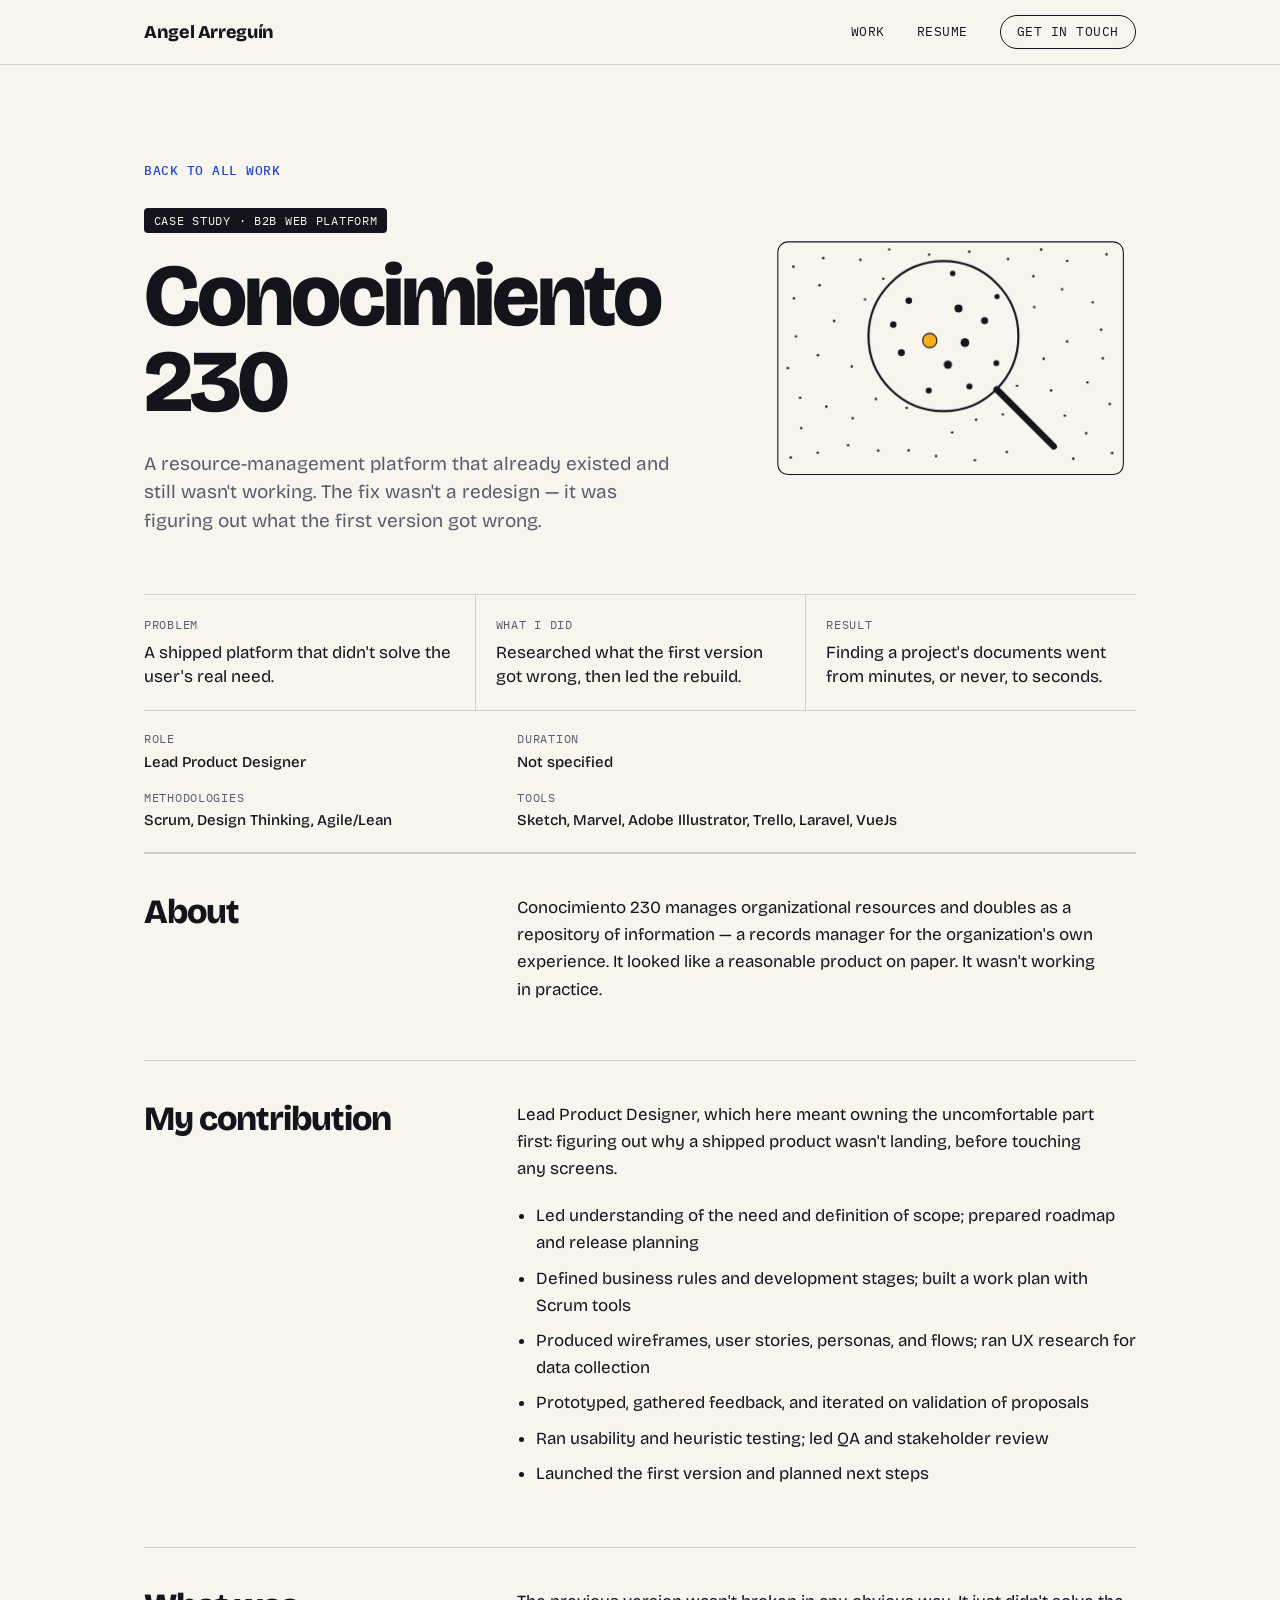
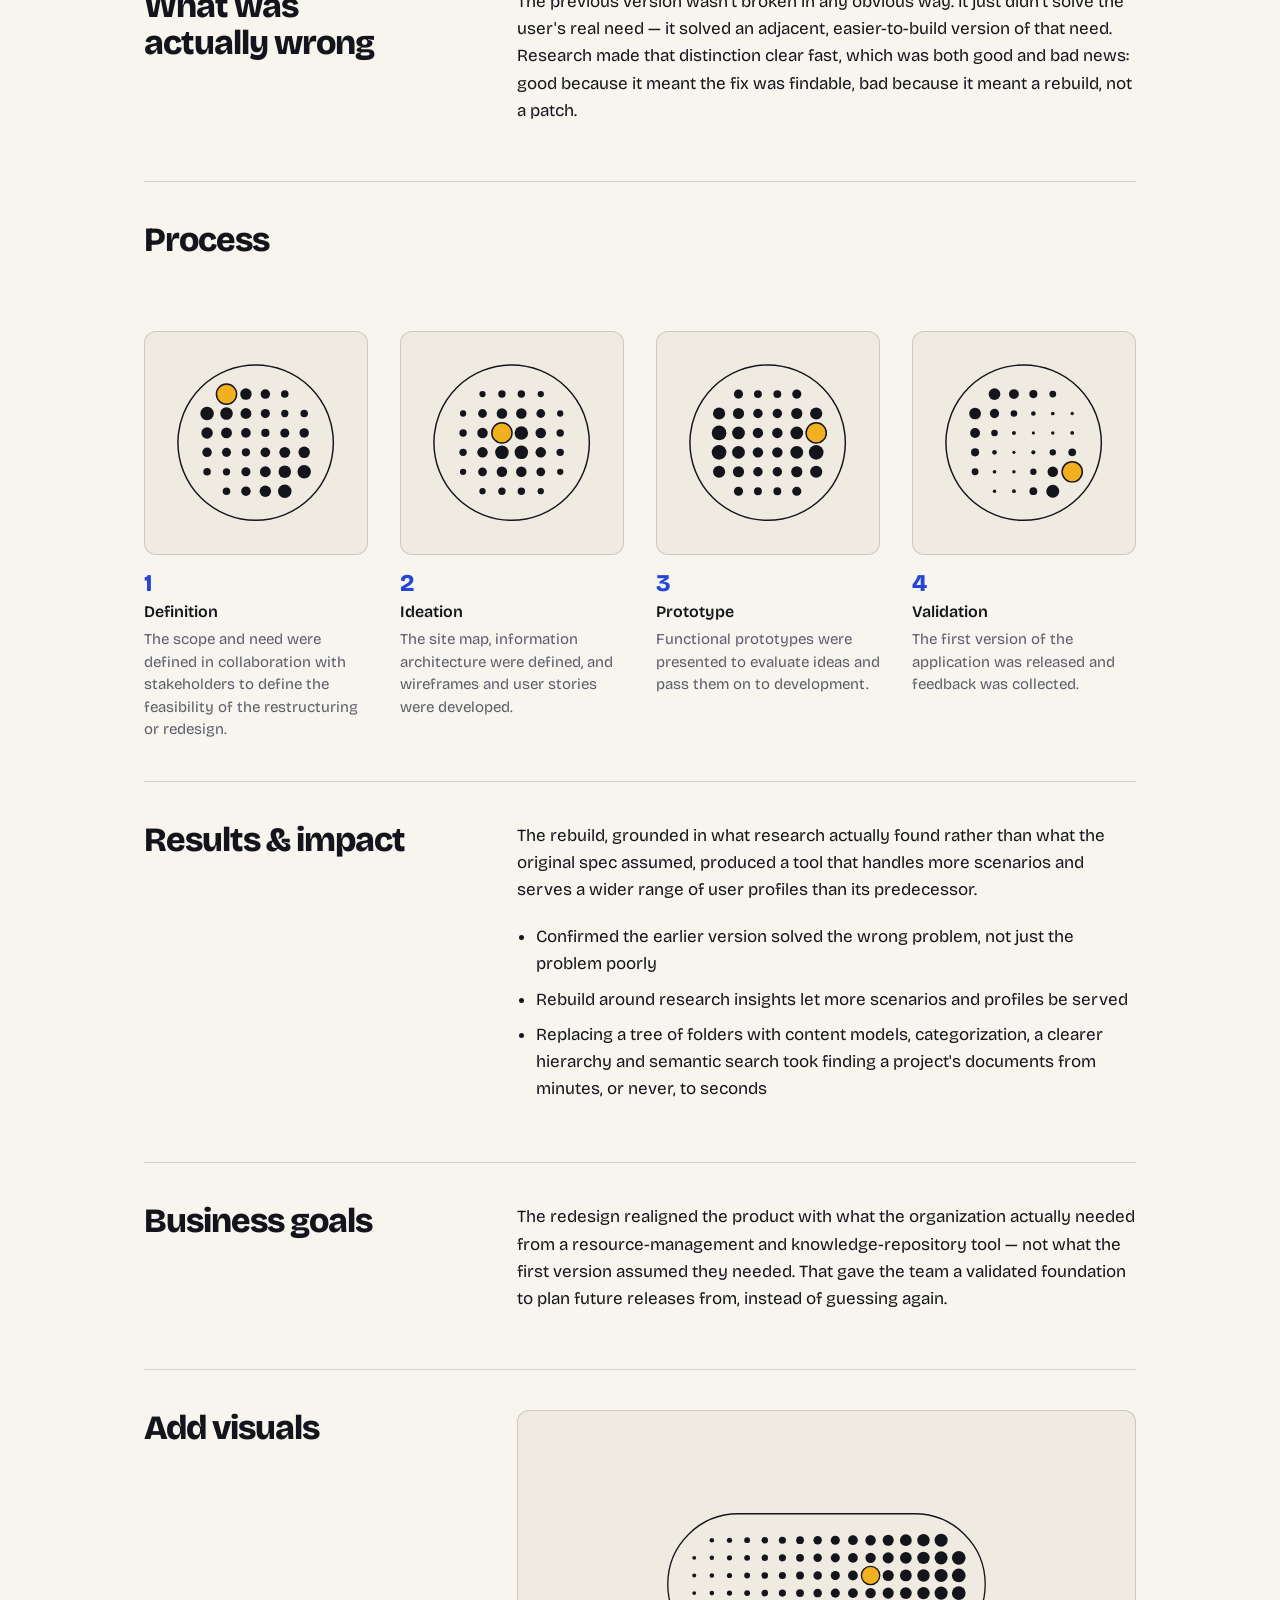
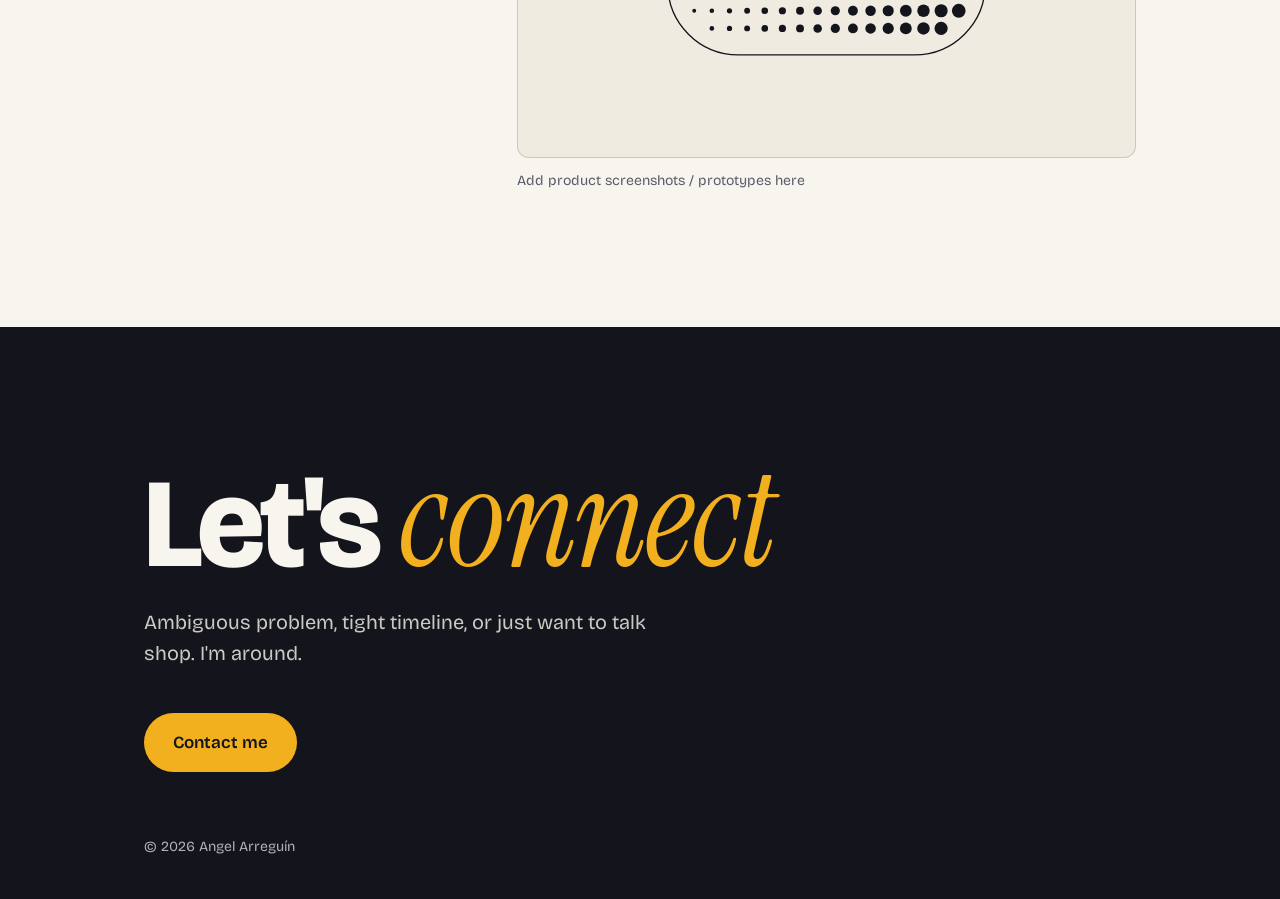
<file: conocimiento230.html>
<!DOCTYPE html>
<html lang="en">
<head>
<meta charset="UTF-8">
<meta name="viewport" content="width=device-width, initial-scale=1.0">
<meta name="color-scheme" content="light">
<title>Conocimiento 230 — Case Study | Angel Arreguín</title>
<link rel="icon" href="data:image/svg+xml,%3Csvg xmlns='http://www.w3.org/2000/svg' viewBox='0 0 100 100'%3E%3Crect width='100' height='100' rx='22' fill='%232447D6'/%3E%3Ctext x='50' y='68' font-family='Georgia,serif' font-size='52' font-weight='700' fill='%23ECEEF4' text-anchor='middle'%3ELA%3C/text%3E%3C/svg%3E">
<link rel="preconnect" href="https://fonts.googleapis.com">
<link rel="preconnect" href="https://fonts.gstatic.com" crossorigin>
<link rel="stylesheet" href="https://fonts.googleapis.com/css2?family=Bricolage+Grotesque:opsz,wght@12..96,400;12..96,600;12..96,800&family=Instrument+Serif:ital@1&family=IBM+Plex+Mono:wght@400;500&display=swap">
<link rel="stylesheet" href="site.css?v=20261111d">
</head>
<body>

<header class="site-header">
  <div class="wrap">
    <a class="logo" href="index.html">Angel Arreguín</a>
    <nav aria-label="Main">
      <a href="index.html#work">Work</a>
      <a href="index.html#resume">Resume</a>
      <a class="nav-cta" href="mailto:l.angelarreguinperez@gmail.com">Get in touch</a>
    </nav>
  </div>
</header>

<main>

  <section class="page-hero">
    <div class="wrap cs-hero-grid">
      <div>
        <a class="back" href="index.html#work">Back to all work</a>
        <p class="cs-kind">Case Study · B2B Web Platform</p>
        <h1 class="page-title">Conocimiento 230</h1>
        <p class="page-lede">A resource-management platform that already existed and still wasn't working. The fix wasn't a redesign — it was figuring out what the first version got wrong.</p>
      </div>
      <div class="art cs-hero-art" data-animate data-kind="find" data-cols="5" data-rows="4" data-hit="2,2" data-seed="57"></div>
    </div>
    <div class="wrap">
    <dl class="tldr">
      <div><dt>Problem</dt><dd>A shipped platform that didn't solve the user's real need.</dd></div>
      <div><dt>What I did</dt><dd>Researched what the first version got wrong, then led the rebuild.</dd></div>
      <div><dt>Result</dt><dd>Finding a project's documents went from minutes, or never, to seconds.</dd></div>
    </dl>
    <dl class="meta-grid">
      <div><dt>Role</dt><dd>Lead Product Designer</dd></div>
      <div><dt>Duration</dt><dd>Not specified</dd></div>
      <div><dt>Methodologies</dt><dd>Scrum, Design Thinking, Agile/Lean</dd></div>
      <div><dt>Tools</dt><dd>Sketch, Marvel, Adobe Illustrator, Trello, Laravel, VueJs</dd></div>
    </dl>
    </div>
  </section>

  <div class="wrap cs-body">
    <section class="cs-section">
      <h2 class="cs-title">About</h2>
      <div class="cs-content">
        <p>Conocimiento 230 manages organizational resources and doubles as a repository of information — a records manager for the organization's own experience. It looked like a reasonable product on paper. It wasn't working in practice.</p>
      </div>
    </section>

    <section class="cs-section">
      <h2 class="cs-title">My contribution</h2>
      <div class="cs-content">
        <p>Lead Product Designer, which here meant owning the uncomfortable part first: figuring out why a shipped product wasn't landing, before touching any screens.</p>
        <ul>
<li>Led understanding of the need and definition of scope; prepared roadmap and release planning</li>
<li>Defined business rules and development stages; built a work plan with Scrum tools</li>
<li>Produced wireframes, user stories, personas, and flows; ran UX research for data collection</li>
<li>Prototyped, gathered feedback, and iterated on validation of proposals</li>
<li>Ran usability and heuristic testing; led QA and stakeholder review</li>
<li>Launched the first version and planned next steps</li>
</ul>
      </div>
    </section>

    <section class="cs-section">
      <h2 class="cs-title">What was actually wrong</h2>
      <div class="cs-content">
        <p>The previous version wasn't broken in any obvious way. It just didn't solve the user's real need — it solved an adjacent, easier-to-build version of that need. Research made that distinction clear fast, which was both good and bad news: good because it meant the fix was findable, bad because it meant a rebuild, not a patch.</p>
      </div>
    </section>

    <section class="cs-section cs-section--full">
      <h2 class="cs-title">Process</h2>
      <ol class="steps">
        <li class="step">
          <!-- Replace the placeholder with: <img src="assets/conocimiento230/step1.png" alt="Roadmap PGC sprint planning board by role"> -->
          <div class="step-art panel"><div class="art" data-cols="3" data-rows="3" data-hit="0,0" data-seed="58"></div></div>
          <span class="step-num">1</span>
          <h3>Definition</h3>
          <p>The scope and need were defined in collaboration with stakeholders to define the feasibility of the restructuring or redesign.</p>
        </li>
        <li class="step">
          <!-- Replace the placeholder with: <img src="assets/conocimiento230/step2.png" alt="Project specification document with scope and privacy details"> -->
          <div class="step-art panel"><div class="art" data-cols="3" data-rows="3" data-hit="1,1" data-seed="59"></div></div>
          <span class="step-num">2</span>
          <h3>Ideation</h3>
          <p>The site map, information architecture were defined, and wireframes and user stories were developed.</p>
        </li>
        <li class="step">
          <!-- Replace the placeholder with: <img src="assets/conocimiento230/step3.png" alt="Projects search and filter prototype screen"> -->
          <div class="step-art panel"><div class="art" data-cols="3" data-rows="3" data-hit="2,1" data-seed="60"></div></div>
          <span class="step-num">3</span>
          <h3>Prototype</h3>
          <p>Functional prototypes were presented to evaluate ideas and pass them on to development.</p>
        </li>
        <li class="step">
          <!-- Replace the placeholder with: <img src="assets/conocimiento230/step4.png" alt="User feedback survey results shown as pie charts"> -->
          <div class="step-art panel"><div class="art" data-cols="3" data-rows="3" data-hit="2,2" data-seed="61"></div></div>
          <span class="step-num">4</span>
          <h3>Validation</h3>
          <p>The first version of the application was released and feedback was collected.</p>
        </li>
      </ol>
    </section>

    <section class="cs-section">
      <h2 class="cs-title">Results &amp; impact</h2>
      <div class="cs-content">
        <p>The rebuild, grounded in what research actually found rather than what the original spec assumed, produced a tool that handles more scenarios and serves a wider range of user profiles than its predecessor.</p>
        <ul>
<li>Confirmed the earlier version solved the wrong problem, not just the problem poorly</li>
<li>Rebuild around research insights let more scenarios and profiles be served</li>
<li>Replacing a tree of folders with content models, categorization, a clearer hierarchy and semantic search took finding a project's documents from minutes, or never, to seconds</li>
</ul>
      </div>
    </section>

    <section class="cs-section">
      <h2 class="cs-title">Business goals</h2>
      <div class="cs-content">
        <p>The redesign realigned the product with what the organization actually needed from a resource-management and knowledge-repository tool — not what the first version assumed they needed. That gave the team a validated foundation to plan future releases from, instead of guessing again.</p>
      </div>
    </section>

    <section class="cs-section">
      <h2 class="cs-title">Add visuals</h2>
      <div class="cs-content">
        <figure class="shot shot--wide">
          <div class="frame panel"><div class="art" data-cols="7" data-rows="3" data-hit="4,1" data-seed="66"></div></div>
          <figcaption>Add product screenshots / prototypes here</figcaption>
        </figure>
      </div>
    </section>
  </div>

</main>

<!-- Contact band -->
<section id="contact" class="band-dark contact">
  <div class="wrap">
    <h2 class="contact-headline">Let's <em class="shine">connect</em></h2>
    <p class="contact-sub">Ambiguous problem, tight timeline, or just want to talk shop. I'm around.</p>
    <a class="btn-contact" href="mailto:l.angelarreguinperez@gmail.com">Contact me</a>
  </div>
</section>

<footer class="site-footer band-dark">
  <div class="wrap">© 2026 Angel Arreguín</div>
</footer>

<script src="art.js?v=20261111d" defer></script>
<script src="cursor.js?v=20261111d" defer></script>
</body>
</html>
</file>
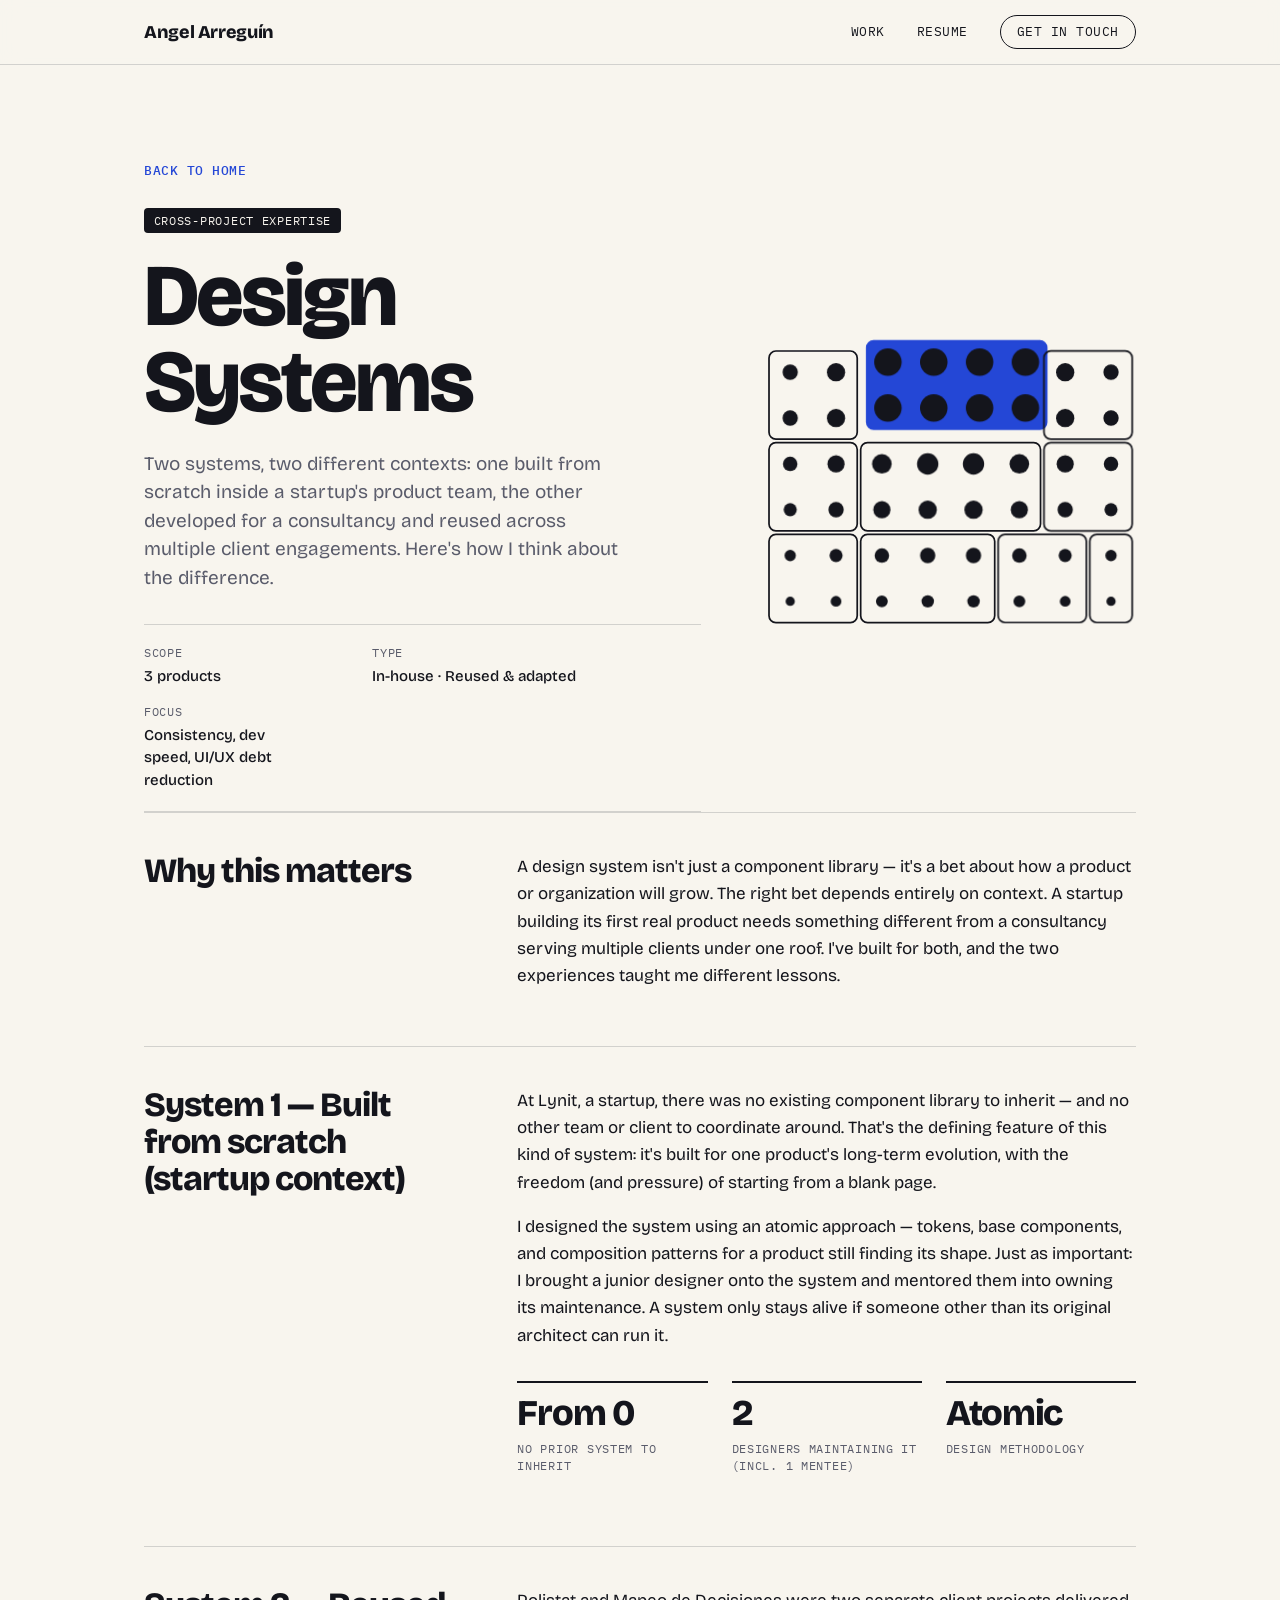
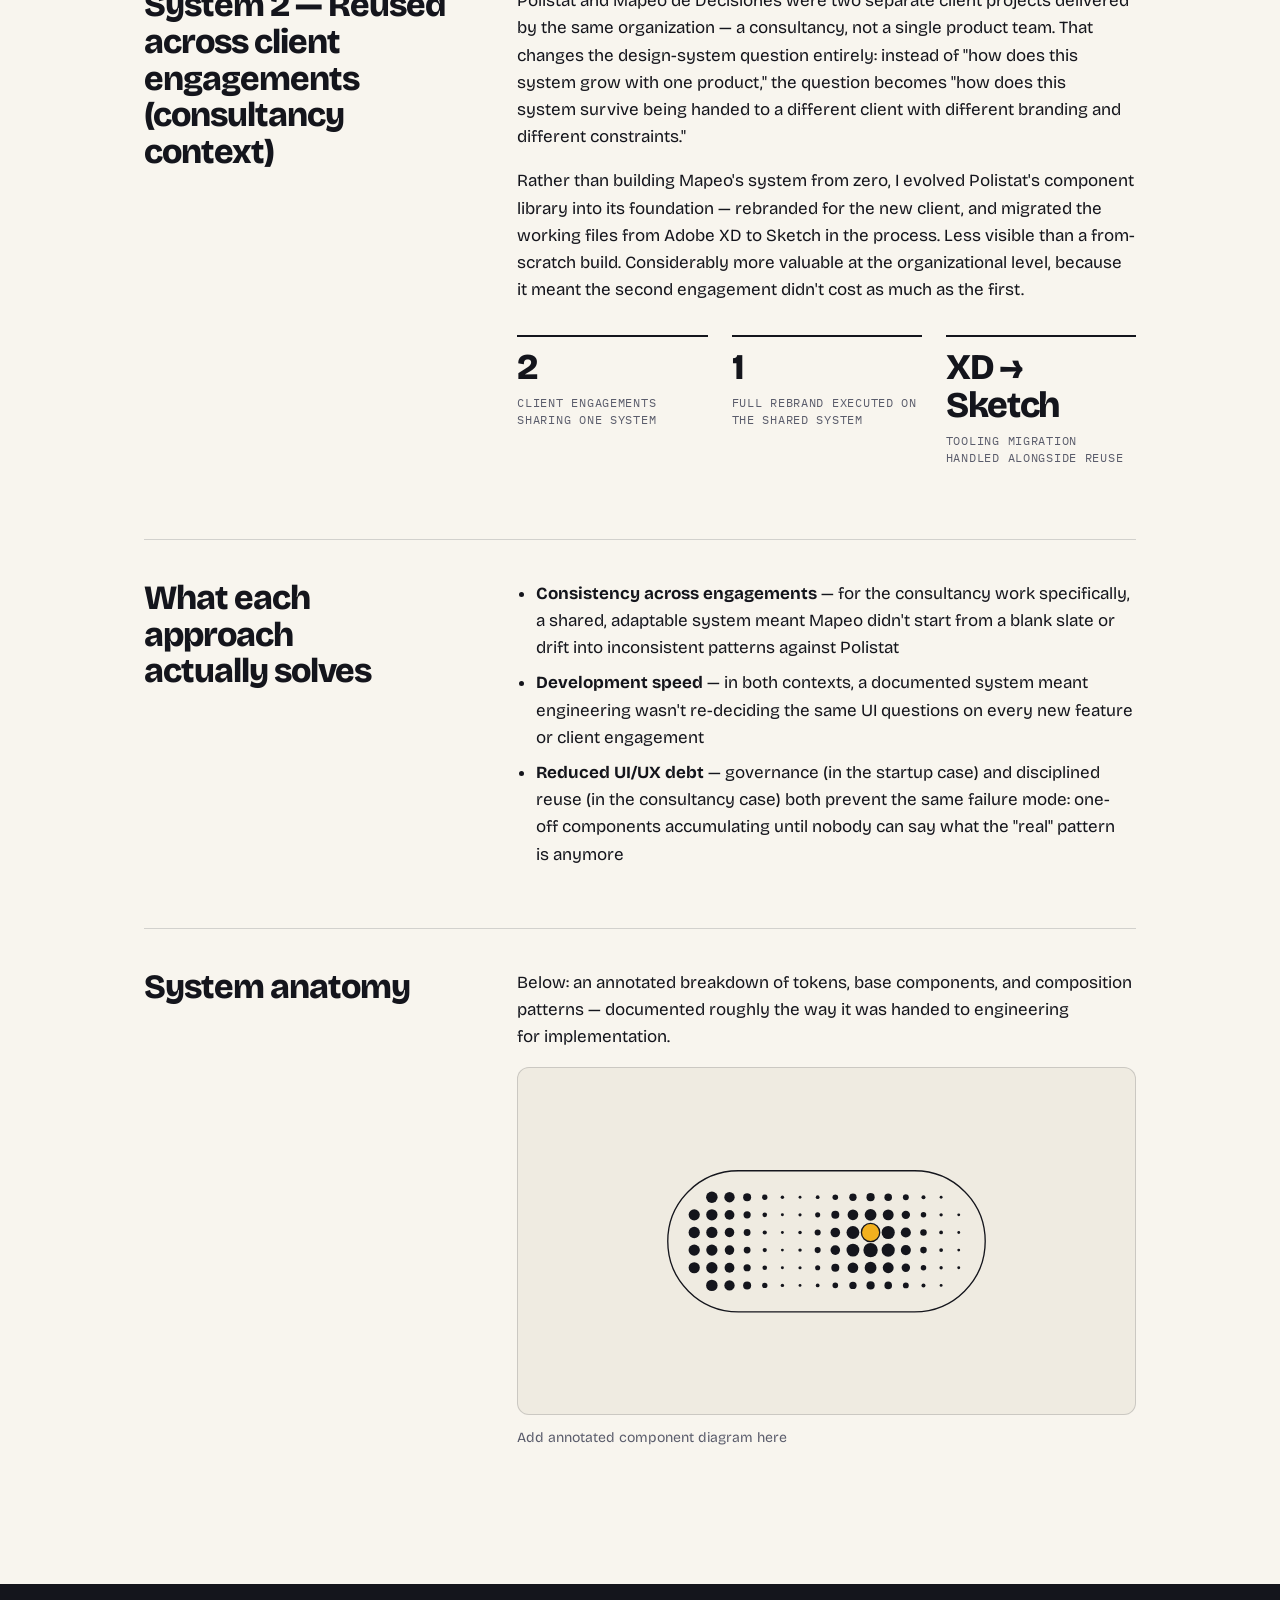
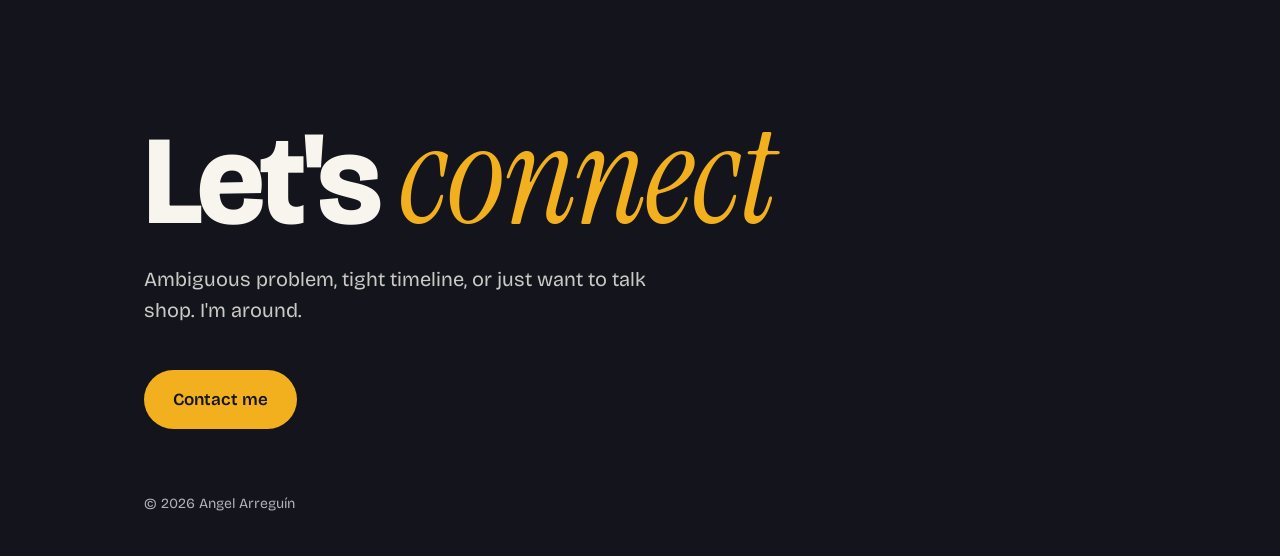
<file: design-systems.html>
<!DOCTYPE html>
<html lang="en">
<head>
<meta charset="UTF-8">
<meta name="viewport" content="width=device-width, initial-scale=1.0">
<meta name="color-scheme" content="light">
<title>Design Systems — Angel Arreguín</title>
<link rel="icon" href="data:image/svg+xml,%3Csvg xmlns='http://www.w3.org/2000/svg' viewBox='0 0 100 100'%3E%3Crect width='100' height='100' rx='22' fill='%232447D6'/%3E%3Ctext x='50' y='68' font-family='Georgia,serif' font-size='52' font-weight='700' fill='%23ECEEF4' text-anchor='middle'%3ELA%3C/text%3E%3C/svg%3E">
<link rel="preconnect" href="https://fonts.googleapis.com">
<link rel="preconnect" href="https://fonts.gstatic.com" crossorigin>
<link rel="stylesheet" href="https://fonts.googleapis.com/css2?family=Bricolage+Grotesque:opsz,wght@12..96,400;12..96,600;12..96,800&family=Instrument+Serif:ital@1&family=IBM+Plex+Mono:wght@400;500&display=swap">
<link rel="stylesheet" href="site.css?v=20261111d">
</head>
<body>

<header class="site-header">
  <div class="wrap">
    <a class="logo" href="index.html">Angel Arreguín</a>
    <nav aria-label="Main">
      <a href="index.html#work">Work</a>
      <a href="index.html#resume">Resume</a>
      <a class="nav-cta" href="mailto:l.angelarreguinperez@gmail.com">Get in touch</a>
    </nav>
  </div>
</header>

<main>

  <section class="page-hero">
    <div class="wrap cs-hero-grid">
      <div>
        <a class="back" href="index.html">Back to home</a>
        <p class="cs-kind">Cross-Project Expertise</p>
        <h1 class="page-title">Design Systems</h1>
        <p class="page-lede">Two systems, two different contexts: one built from scratch inside a startup's product team, the other developed for a consultancy and reused across multiple client engagements. Here's how I think about the difference.</p>
        <dl class="meta-grid">
          <div><dt>Scope</dt><dd>3 products</dd></div>
          <div><dt>Type</dt><dd>In-house · Reused &amp; adapted</dd></div>
          <div><dt>Focus</dt><dd>Consistency, dev speed, UI/UX debt reduction</dd></div>
        </dl>
      </div>
      <div class="art art--cobalt cs-hero-art" data-animate data-kind="blocks" data-cols="5" data-rows="4" data-hit="2,0" data-seed="97"></div>
    </div>
  </section>

  <div class="wrap cs-body">
    <section class="cs-section">
      <h2 class="cs-title">Why this matters</h2>
      <div class="cs-content">
        <p>A design system isn't just a component library — it's a bet about how a product or organization will grow. The right bet depends entirely on context. A startup building its first real product needs something different from a consultancy serving multiple clients under one roof. I've built for both, and the two experiences taught me different lessons.</p>
      </div>
    </section>

    <section class="cs-section">
      <h2 class="cs-title">System 1 — Built from scratch (startup context)</h2>
      <div class="cs-content">
        <p>At Lynit, a startup, there was no existing component library to inherit — and no other team or client to coordinate around. That's the defining feature of this kind of system: it's built for one product's long-term evolution, with the freedom (and pressure) of starting from a blank page.</p>
        <p>I designed the system using an atomic approach — tokens, base components, and composition patterns for a product still finding its shape. Just as important: I brought a junior designer onto the system and mentored them into owning its maintenance. A system only stays alive if someone other than its original architect can run it.</p>
        <div class="stats">
<div class="stat"><span class="stat-num">From 0</span><span class="stat-label">No prior system to inherit</span></div>
<div class="stat"><span class="stat-num">2</span><span class="stat-label">Designers maintaining it (incl. 1 mentee)</span></div>
<div class="stat"><span class="stat-num">Atomic</span><span class="stat-label">Design methodology</span></div>
</div>
      </div>
    </section>

    <section class="cs-section">
      <h2 class="cs-title">System 2 — Reused across client engagements (consultancy context)</h2>
      <div class="cs-content">
        <p>Polistat and Mapeo de Decisiones were two separate client projects delivered by the same organization — a consultancy, not a single product team. That changes the design-system question entirely: instead of "how does this system grow with one product," the question becomes "how does this system survive being handed to a different client with different branding and different constraints."</p>
        <p>Rather than building Mapeo's system from zero, I evolved Polistat's component library into its foundation — rebranded for the new client, and migrated the working files from Adobe XD to Sketch in the process. Less visible than a from-scratch build. Considerably more valuable at the organizational level, because it meant the second engagement didn't cost as much as the first.</p>
        <div class="stats">
<div class="stat"><span class="stat-num">2</span><span class="stat-label">Client engagements sharing one system</span></div>
<div class="stat"><span class="stat-num">1</span><span class="stat-label">Full rebrand executed on the shared system</span></div>
<div class="stat"><span class="stat-num">XD → Sketch</span><span class="stat-label">Tooling migration handled alongside reuse</span></div>
</div>
      </div>
    </section>

    <section class="cs-section">
      <h2 class="cs-title">What each approach actually solves</h2>
      <div class="cs-content">
        <ul>
<li><strong>Consistency across engagements</strong> — for the consultancy work specifically, a shared, adaptable system meant Mapeo didn't start from a blank slate or drift into inconsistent patterns against Polistat</li>
<li><strong>Development speed</strong> — in both contexts, a documented system meant engineering wasn't re-deciding the same UI questions on every new feature or client engagement</li>
<li><strong>Reduced UI/UX debt</strong> — governance (in the startup case) and disciplined reuse (in the consultancy case) both prevent the same failure mode: one-off components accumulating until nobody can say what the "real" pattern is anymore</li>
</ul>
      </div>
    </section>

    <section class="cs-section">
      <h2 class="cs-title">System anatomy</h2>
      <div class="cs-content">
        <p>Below: an annotated breakdown of tokens, base components, and composition patterns — documented roughly the way it was handed to engineering for implementation.</p>
        <figure class="shot shot--wide">
          <div class="frame panel"><div class="art" data-cols="7" data-rows="3" data-hit="4,1" data-seed="106"></div></div>
          <figcaption>Add annotated component diagram here</figcaption>
        </figure>
      </div>
    </section>
  </div>

</main>

<!-- Contact band -->
<section id="contact" class="band-dark contact">
  <div class="wrap">
    <h2 class="contact-headline">Let's <em class="shine">connect</em></h2>
    <p class="contact-sub">Ambiguous problem, tight timeline, or just want to talk shop. I'm around.</p>
    <a class="btn-contact" href="mailto:l.angelarreguinperez@gmail.com">Contact me</a>
  </div>
</section>

<footer class="site-footer band-dark">
  <div class="wrap">© 2026 Angel Arreguín</div>
</footer>

<script src="art.js?v=20261111d" defer></script>
<script src="cursor.js?v=20261111d" defer></script>
</body>
</html>
</file>
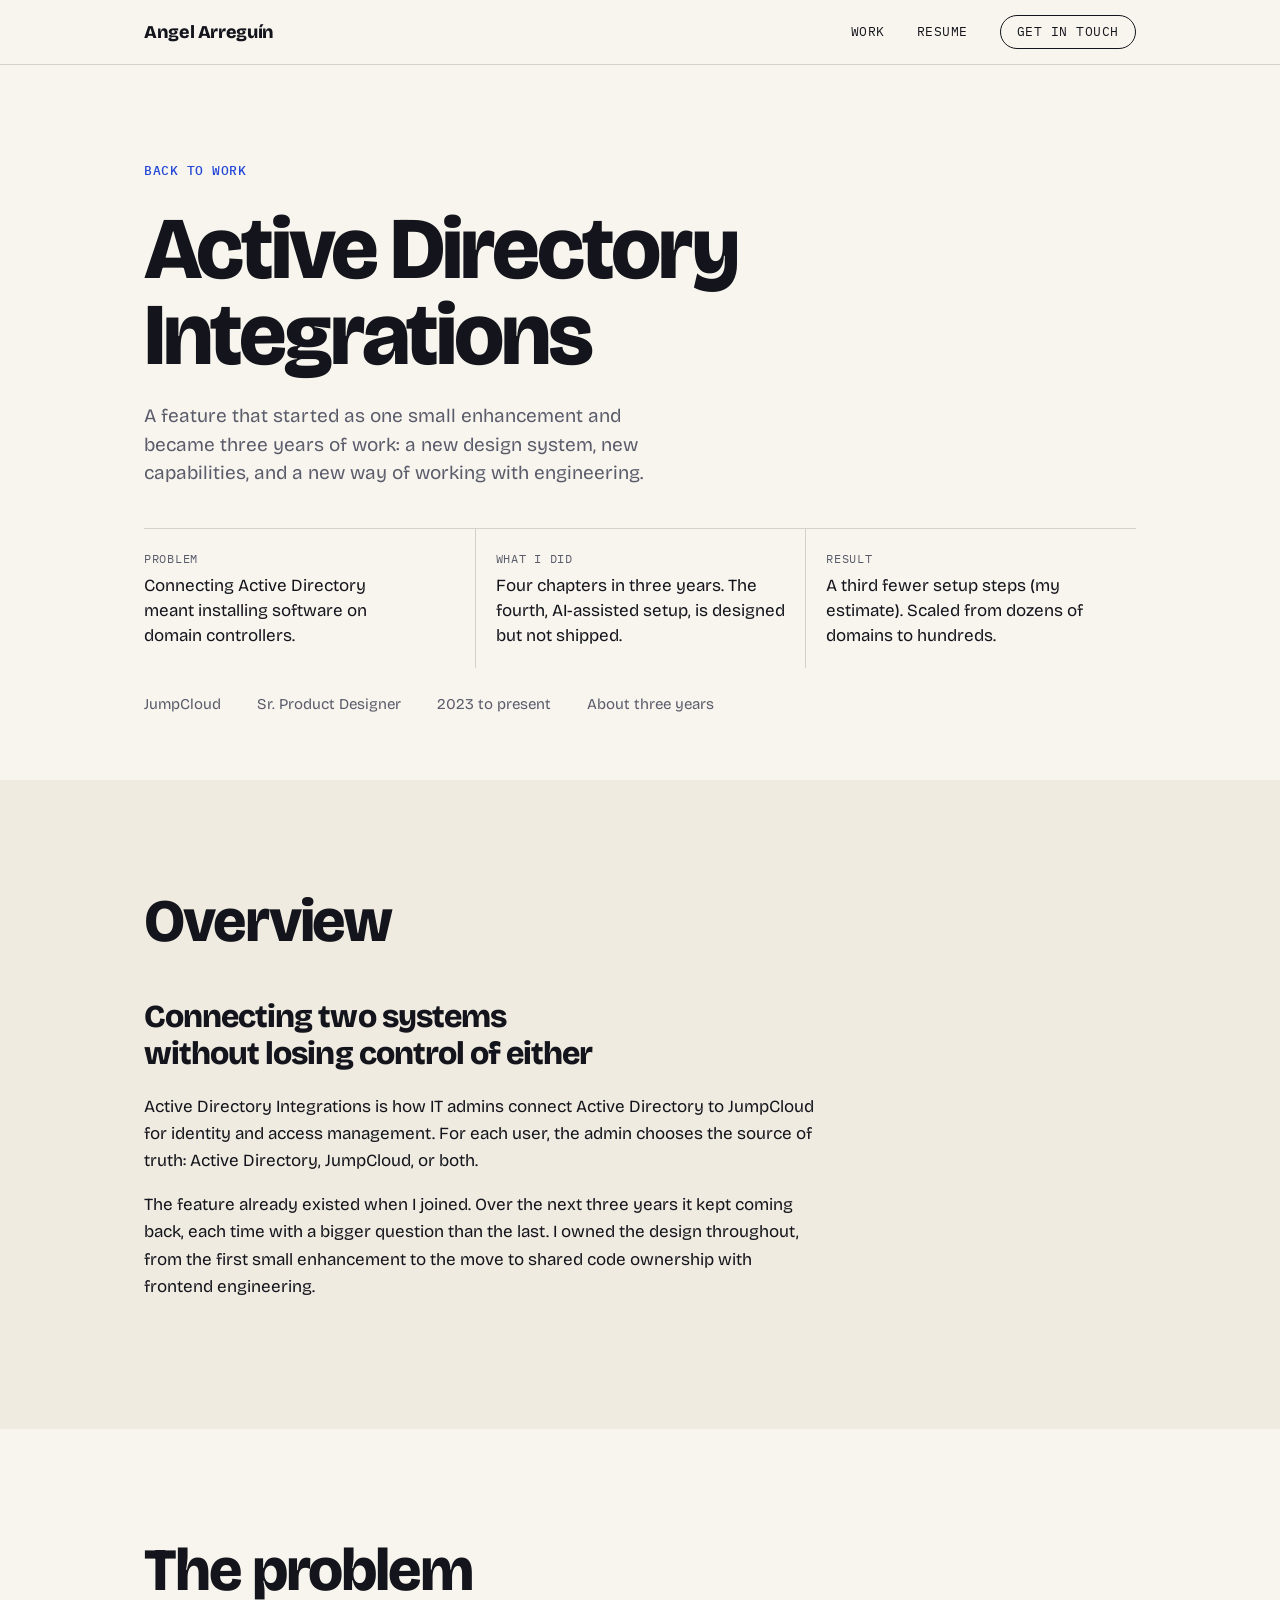
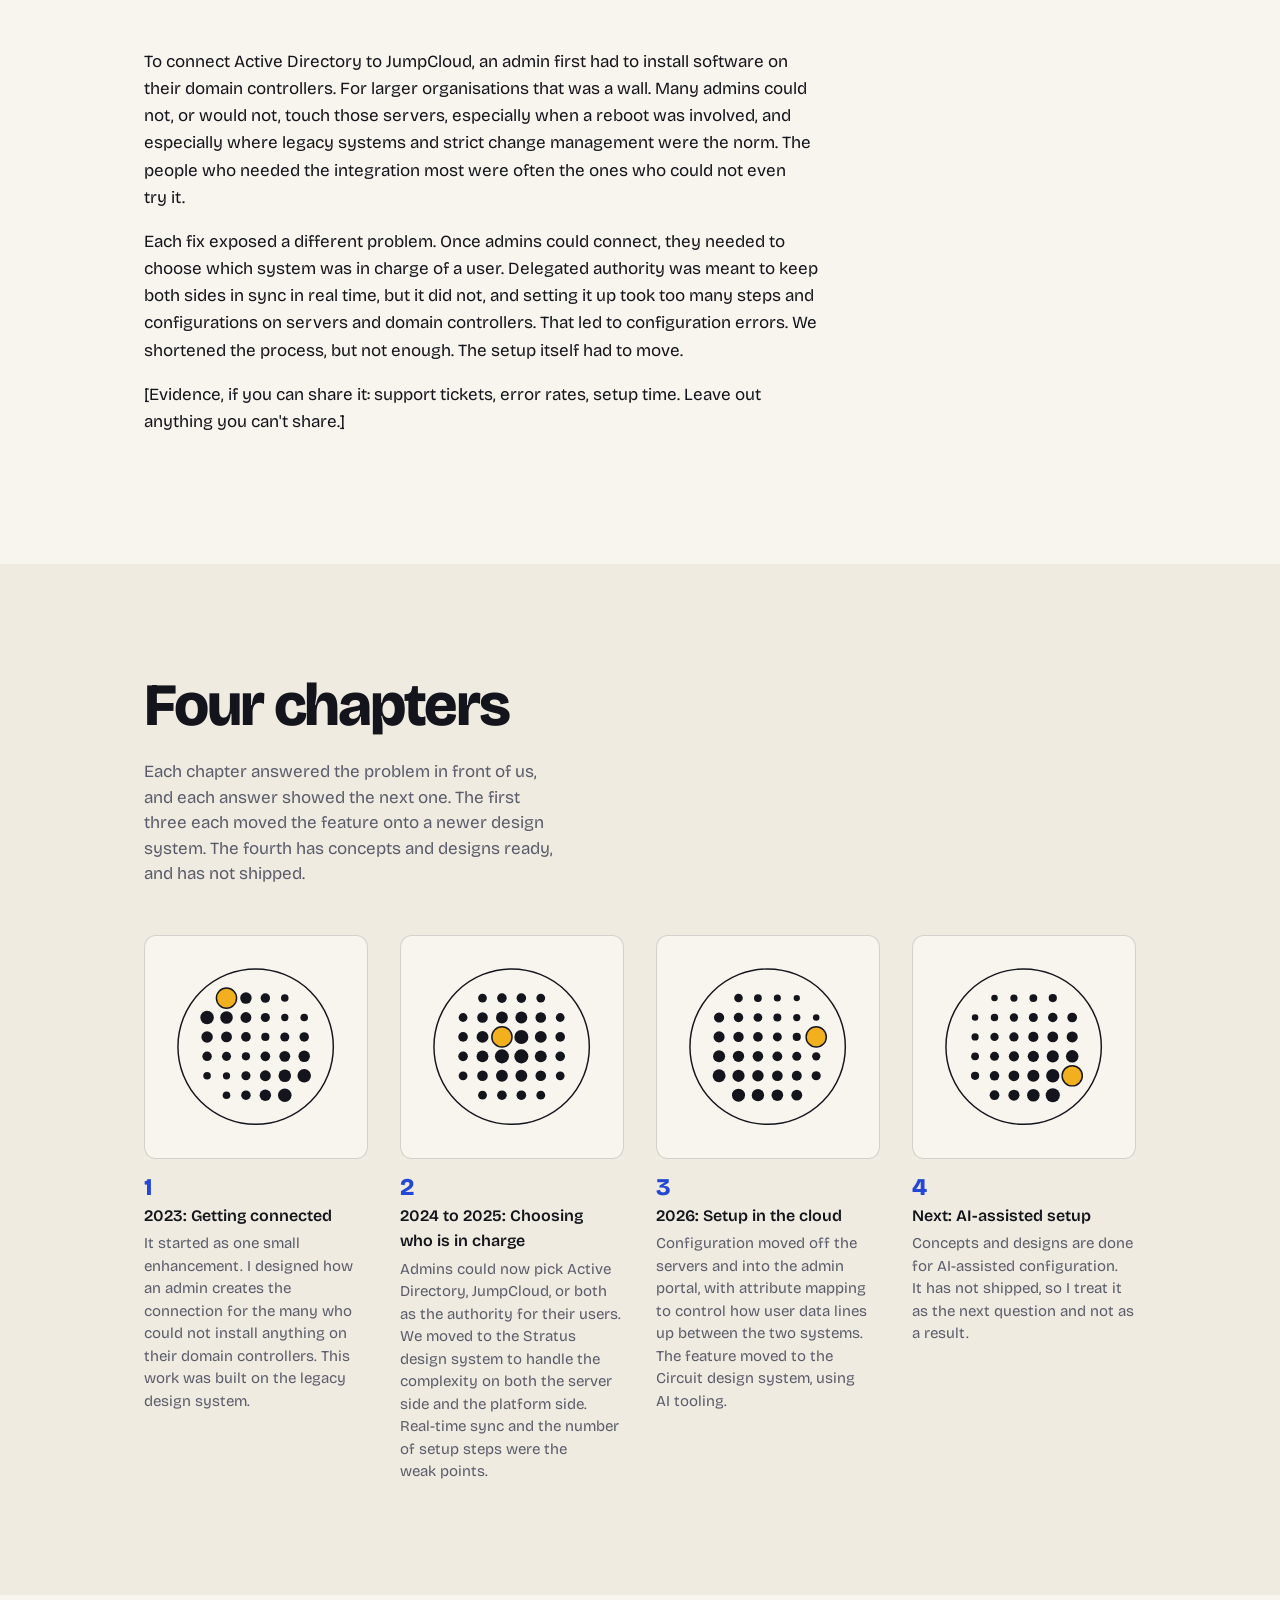
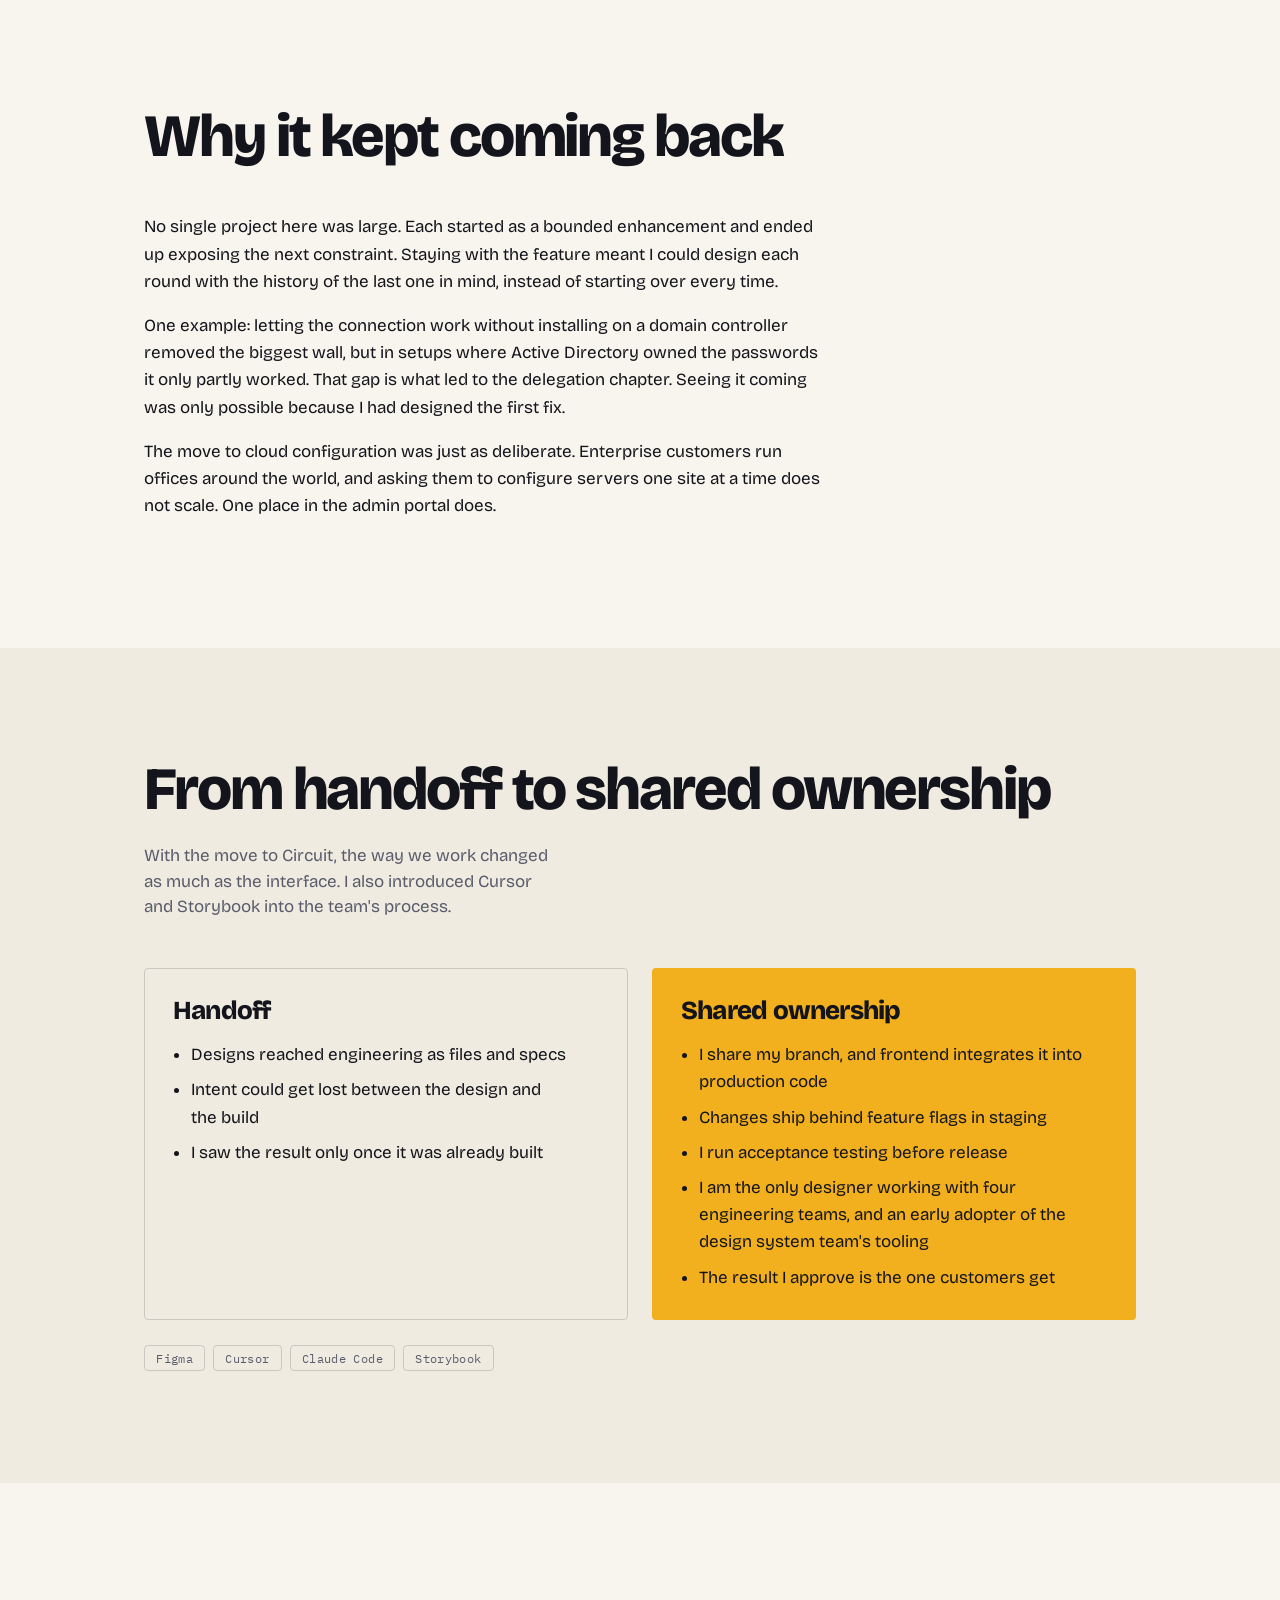
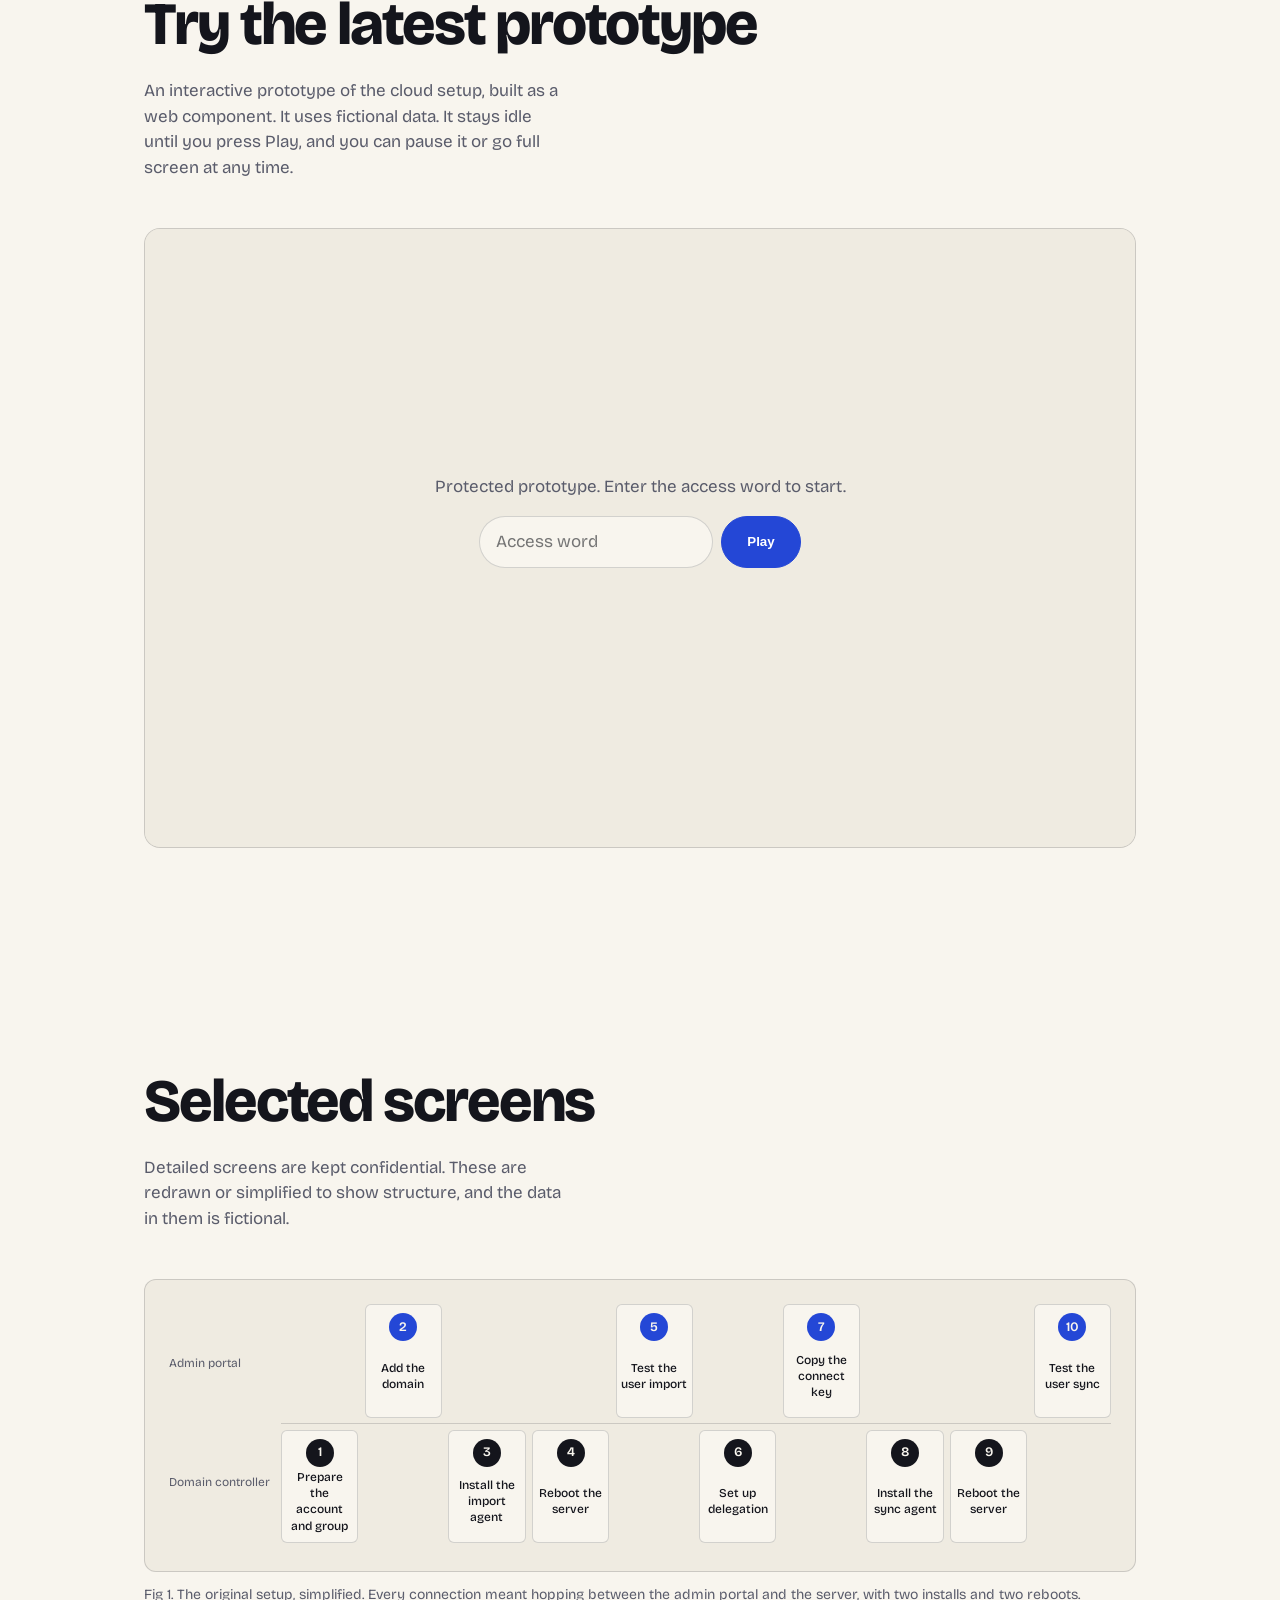
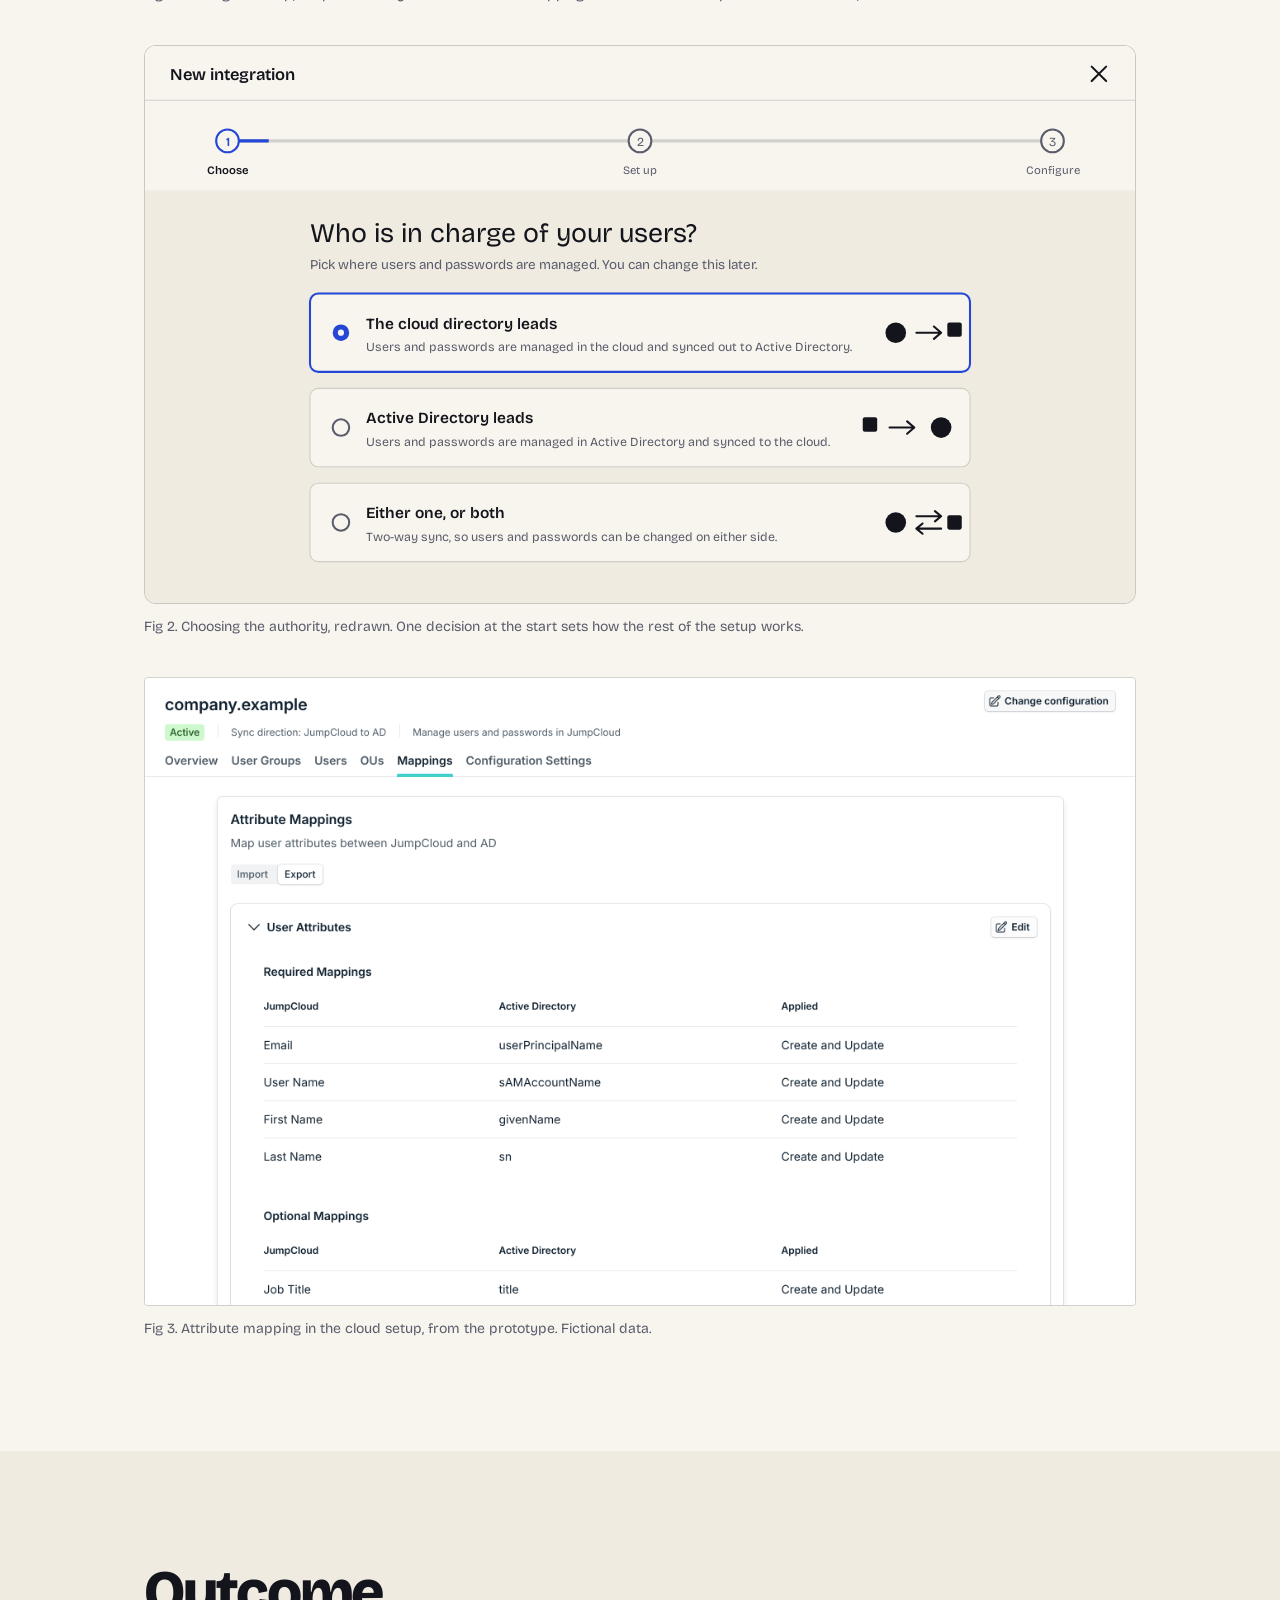
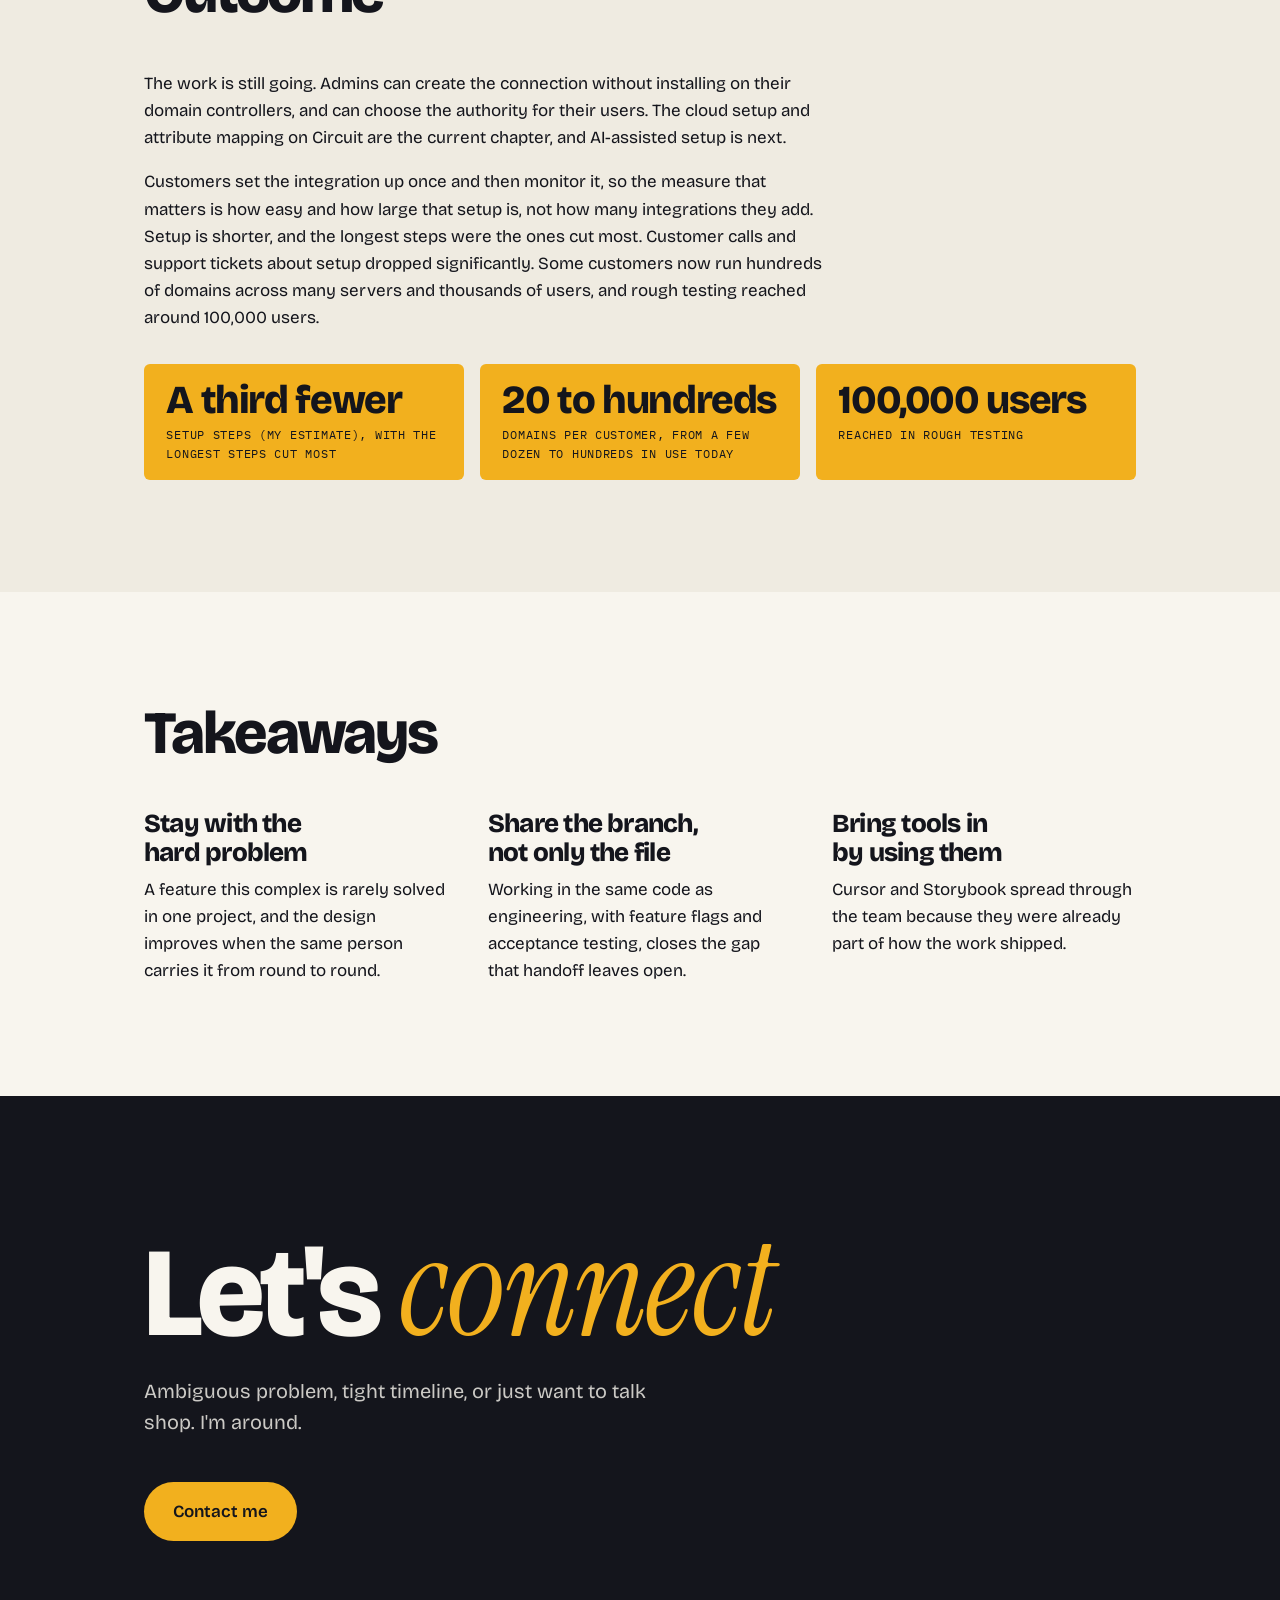
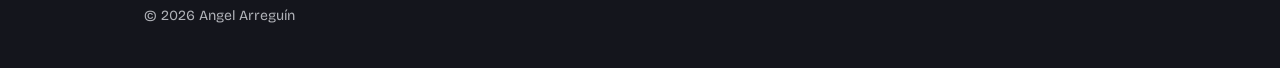
<file: jumpcloud.html>
<!DOCTYPE html>
<html lang="en">
<head>
<meta charset="UTF-8">
<meta name="viewport" content="width=device-width, initial-scale=1.0">
<meta name="color-scheme" content="light">
<title>Active Directory Integrations — Angel Arreguín</title>
<link rel="icon" href="data:image/svg+xml,%3Csvg xmlns='http://www.w3.org/2000/svg' viewBox='0 0 100 100'%3E%3Crect width='100' height='100' rx='22' fill='%232447D6'/%3E%3Ctext x='50' y='68' font-family='Georgia,serif' font-size='52' font-weight='700' fill='%23ECEEF4' text-anchor='middle'%3ELA%3C/text%3E%3C/svg%3E">
<link rel="preconnect" href="https://fonts.googleapis.com">
<link rel="preconnect" href="https://fonts.gstatic.com" crossorigin>
<link rel="stylesheet" href="https://fonts.googleapis.com/css2?family=Bricolage+Grotesque:opsz,wght@12..96,400;12..96,600;12..96,800&family=Instrument+Serif:ital@1&family=IBM+Plex+Mono:wght@400;500&display=swap">
<link rel="stylesheet" href="site.css?v=20261111d">
</head>
<body>

<header class="site-header">
  <div class="wrap">
    <a class="logo" href="index.html">Angel Arreguín</a>
    <nav aria-label="Main">
      <a href="index.html#work">Work</a>
      <a href="index.html#resume">Resume</a>
      <a class="nav-cta" href="mailto:l.angelarreguinperez@gmail.com">Get in touch</a>
    </nav>
  </div>
</header>

<main>

  <!-- Hero -->
  <section class="page-hero">
    <div class="wrap">
      <a class="back" href="index.html#work">Back to work</a>
      <h1 class="page-title">Active Directory Integrations</h1>
      <p class="page-lede">A feature that started as one small enhancement and became three years of work: a new design system, new capabilities, and a new way of working with engineering.</p>
      <dl class="tldr">
      <div><dt>Problem</dt><dd>Connecting Active Directory meant installing software on domain controllers.</dd></div>
      <div><dt>What I did</dt><dd>Four chapters in three years. The fourth, AI-assisted setup, is designed but not shipped.</dd></div>
      <div><dt>Result</dt><dd>A third fewer setup steps (my estimate). Scaled from dozens of domains to hundreds.</dd></div>
    </dl>
    
      <ul class="meta-list">
        <li>JumpCloud</li>
        <li>Sr. Product Designer</li>
        <li>2023 to present</li>
        <li>About three years</li>
      </ul>
    </div>
  </section>

  <!-- Overview -->
  <section class="section section--tint">
    <div class="wrap">
      <div class="section-head">
        <h2 class="section-title">Overview</h2>
      </div>
      <div class="body-text">
        <h3 class="body-sub">Connecting two systems without losing control of either</h3>
        <p>Active Directory Integrations is how IT admins connect Active Directory to JumpCloud for identity and access management. For each user, the admin chooses the source of truth: Active Directory, JumpCloud, or both.</p>
        <p>The feature already existed when I joined. Over the next three years it kept coming back, each time with a bigger question than the last. I owned the design throughout, from the first small enhancement to the move to shared code ownership with frontend engineering.</p>
      </div>
    </div>
  </section>

  <!-- Problem -->
  <section class="section">
    <div class="wrap">
      <div class="section-head">
        <h2 class="section-title">The problem</h2>
      </div>
      <div class="body-text">
        <p>To connect Active Directory to JumpCloud, an admin first had to install software on their domain controllers. For larger organisations that was a wall. Many admins could not, or would not, touch those servers, especially when a reboot was involved, and especially where legacy systems and strict change management were the norm. The people who needed the integration most were often the ones who could not even try it.</p>
        <p>Each fix exposed a different problem. Once admins could connect, they needed to choose which system was in charge of a user. Delegated authority was meant to keep both sides in sync in real time, but it did not, and setting it up took too many steps and configurations on servers and domain controllers. That led to configuration errors. We shortened the process, but not enough. The setup itself had to move.</p>
        <p>[Evidence, if you can share it: support tickets, error rates, setup time. Leave out anything you can't share.]</p>
      </div>
    </div>
  </section>

  <!-- Process: a real sequence, three chapters in time order -->
  <section class="section section--tint">
    <div class="wrap">
      <div class="section-head">
        <h2 class="section-title">Four chapters</h2>
        <p class="section-lede">Each chapter answered the problem in front of us, and each answer showed the next one. The first three each moved the feature onto a newer design system. The fourth has concepts and designs ready, and has not shipped.</p>
      </div>

      <!-- Replace each .step-art contents with: <img src="assets/jc/step1.png" alt="..."> -->
      <ol class="steps">
        <li class="step">
          <div class="step-art panel"><div class="art" data-cols="3" data-rows="3" data-hit="0,0" data-seed="3"></div></div>
          <span class="step-num">1</span>
          <h3>2023: Getting connected</h3>
          <p>It started as one small enhancement. I designed how an admin creates the connection for the many who could not install anything on their domain controllers. This work was built on the legacy design system.</p>
        </li>
        <li class="step">
          <div class="step-art panel"><div class="art" data-cols="3" data-rows="3" data-hit="1,1" data-seed="8"></div></div>
          <span class="step-num">2</span>
          <h3>2024 to 2025: Choosing who is in charge</h3>
          <p>Admins could now pick Active Directory, JumpCloud, or both as the authority for their users. We moved to the Stratus design system to handle the complexity on both the server side and the platform side. Real-time sync and the number of setup steps were the weak points.</p>
        </li>
        <li class="step">
          <div class="step-art panel"><div class="art" data-cols="3" data-rows="3" data-hit="2,1" data-seed="13"></div></div>
          <span class="step-num">3</span>
          <h3>2026: Setup in the cloud</h3>
          <p>Configuration moved off the servers and into the admin portal, with attribute mapping to control how user data lines up between the two systems. The feature moved to the Circuit design system, using AI tooling.</p>
        </li>
        <li class="step">
          <div class="step-art panel"><div class="art" data-cols="3" data-rows="3" data-hit="2,2" data-seed="19"></div></div>
          <span class="step-num">4</span>
          <h3>Next: AI-assisted setup</h3>
          <p>Concepts and designs are done for AI-assisted configuration. It has not shipped, so I treat it as the next question and not as a result.</p>
        </li>
      </ol>
    </div>
  </section>

  <!-- Why it kept coming back -->
  <section class="section">
    <div class="wrap">
      <div class="section-head">
        <h2 class="section-title">Why it kept coming back</h2>
      </div>
      <div class="body-text">
        <p>No single project here was large. Each started as a bounded enhancement and ended up exposing the next constraint. Staying with the feature meant I could design each round with the history of the last one in mind, instead of starting over every time.</p>
        <p>One example: letting the connection work without installing on a domain controller removed the biggest wall, but in setups where Active Directory owned the passwords it only partly worked. That gap is what led to the delegation chapter. Seeing it coming was only possible because I had designed the first fix.</p>
        <p>The move to cloud configuration was just as deliberate. Enterprise customers run offices around the world, and asking them to configure servers one site at a time does not scale. One place in the admin portal does.</p>
      </div>
    </div>
  </section>

  <!-- Shared ownership and AI -->
  <section id="shared-ownership" class="section section--tint">
    <div class="wrap">
      <div class="section-head">
        <h2 class="section-title">From handoff to shared ownership</h2>
        <p class="section-lede">With the move to Circuit, the way we work changed as much as the interface. I also introduced Cursor and Storybook into the team's process.</p>
      </div>
      <div class="compare">
        <div>
          <h3>Handoff</h3>
          <ul>
            <li>Designs reached engineering as files and specs</li>
            <li>Intent could get lost between the design and the build</li>
            <li>I saw the result only once it was already built</li>
          </ul>
        </div>
        <div class="with">
          <h3>Shared ownership</h3>
          <ul>
            <li>I share my branch, and frontend integrates it into production code</li>
            <li>Changes ship behind feature flags in staging</li>
            <li>I run acceptance testing before release</li>
            <li>I am the only designer working with four engineering teams, and an early adopter of the design system team's tooling</li>
            <li>The result I approve is the one customers get</li>
          </ul>
        </div>
      </div>
      <ul class="expertise tool-line">
        <li><span class="chip">Figma</span></li>
        <li><span class="chip">Cursor</span></li>
        <li><span class="chip">Claude Code</span></li>
        <li><span class="chip">Storybook</span></li>
      </ul>
    </div>
  </section>

  <!-- Prototype -->
  <section class="section" id="prototype">
    <div class="wrap">
      <div class="section-head">
        <h2 class="section-title">Try the latest prototype</h2>
        <p class="section-lede">An interactive prototype of the cloud setup, built as a web component. It uses fictional data. It stays idle until you press Play, and you can pause it or go full screen at any time.</p>
      </div>
      <div class="proto" data-hash="f1432b43063ad1a80f0b8ad908b05099f622e4e294f3b86816ab313a37f0854a" data-src="prototype/frame.html">
        <div class="proto-stage">
          <div class="proto-cover">
            <div class="proto-gate">
              <p class="proto-note">Protected prototype. Enter the access word to start.</p>
              <form class="proto-form">
                <label class="proto-sr" for="proto-pw">Access word</label>
                <input id="proto-pw" type="password" autocomplete="off" placeholder="Access word">
                <button class="btn-primary" type="submit">Play</button>
              </form>
              <p class="proto-msg" role="status" aria-live="polite"></p>
            </div>
          </div>
        </div>
        <div class="proto-bar" hidden>
          <button type="button" class="btn-secondary proto-toggle" aria-pressed="true">Pause</button>
          <button type="button" class="btn-secondary proto-full">Full screen</button>
        </div>
      </div>
    </div>
  </section>

  <!-- Selected screens -->
  <section class="section">
    <div class="wrap">
      <div class="section-head">
        <h2 class="section-title">Selected screens</h2>
        <p class="section-lede">Detailed screens are kept confidential. These are redrawn or simplified to show structure, and the data in them is fictional.</p>
      </div>
      <div class="screens">
        <figure class="shot shot--wide">
          <div class="swim panel" role="group" aria-label="Simplified original setup: ten steps across the admin portal and the domain controller">
            <div class="swim-lanes" aria-hidden="true"><span>Admin portal</span><span>Domain controller</span></div>
            <ol class="swim-list">
          <li class="swim-step swim-step--dc" style="--c:1"><span class="swim-num">1</span><span class="swim-text">Prepare the account and group</span><span class="swim-lane">Domain controller</span></li>
          <li class="swim-step swim-step--portal" style="--c:2"><span class="swim-num">2</span><span class="swim-text">Add the domain</span><span class="swim-lane">Admin portal</span></li>
          <li class="swim-step swim-step--dc" style="--c:3"><span class="swim-num">3</span><span class="swim-text">Install the import agent</span><span class="swim-lane">Domain controller</span></li>
          <li class="swim-step swim-step--dc" style="--c:4"><span class="swim-num">4</span><span class="swim-text">Reboot the server</span><span class="swim-lane">Domain controller</span></li>
          <li class="swim-step swim-step--portal" style="--c:5"><span class="swim-num">5</span><span class="swim-text">Test the user import</span><span class="swim-lane">Admin portal</span></li>
          <li class="swim-step swim-step--dc" style="--c:6"><span class="swim-num">6</span><span class="swim-text">Set up delegation</span><span class="swim-lane">Domain controller</span></li>
          <li class="swim-step swim-step--portal" style="--c:7"><span class="swim-num">7</span><span class="swim-text">Copy the connect key</span><span class="swim-lane">Admin portal</span></li>
          <li class="swim-step swim-step--dc" style="--c:8"><span class="swim-num">8</span><span class="swim-text">Install the sync agent</span><span class="swim-lane">Domain controller</span></li>
          <li class="swim-step swim-step--dc" style="--c:9"><span class="swim-num">9</span><span class="swim-text">Reboot the server</span><span class="swim-lane">Domain controller</span></li>
          <li class="swim-step swim-step--portal" style="--c:10"><span class="swim-num">10</span><span class="swim-text">Test the user sync</span><span class="swim-lane">Admin portal</span></li>
            </ol>
          </div>
          <figcaption>Fig 1. The original setup, simplified. Every connection meant hopping between the admin portal and the server, with two installs and two reboots.</figcaption>
        </figure>
        <figure class="shot shot--wide">
          <div class="frame panel">
            <svg class="screen-svg" viewBox="0 0 960 540" role="img" aria-label="Redrawn setup step: choose whether JumpCloud, Active Directory or both manage users and passwords">
              <rect x="0" y="0" width="960" height="540" fill="var(--chalk)"/>
              <rect x="0" y="0" width="960" height="52" fill="var(--chalk)"/>
              <text x="24" y="33" font-size="16" font-weight="600" fill="var(--ink)">New integration</text>
              <path d="M918 20l14 14M932 20l-14 14" stroke="var(--ink)" stroke-width="2" stroke-linecap="round"/>
              <line x1="0" y1="52.5" x2="960" y2="52.5" stroke="var(--line)"/>
              <line x1="80" y1="92" x2="880" y2="92" stroke="var(--line)" stroke-width="3"/>
              <line x1="80" y1="92" x2="120" y2="92" stroke="var(--cobalt)" stroke-width="3"/>
              <circle cx="80" cy="92" r="11" fill="var(--chalk)" stroke="var(--cobalt)" stroke-width="2"/><text x="80" y="97" font-size="12" font-weight="600" text-anchor="middle" fill="var(--cobalt)">1</text>
              <circle cx="480" cy="92" r="11" fill="var(--chalk)" stroke="var(--slate)" stroke-width="2"/><text x="480" y="97" font-size="12" text-anchor="middle" fill="var(--slate)">2</text>
              <circle cx="880" cy="92" r="11" fill="var(--chalk)" stroke="var(--slate)" stroke-width="2"/><text x="880" y="97" font-size="12" text-anchor="middle" fill="var(--slate)">3</text>
              <text x="80" y="124" font-size="11" text-anchor="middle" font-weight="600" fill="var(--ink)">Choose</text>
              <text x="480" y="124" font-size="11" text-anchor="middle" fill="var(--slate)">Set up</text>
              <text x="880" y="124" font-size="11" text-anchor="middle" fill="var(--slate)">Configure</text>
              <rect x="0" y="140" width="960" height="400" fill="var(--chalk-deep)"/>
              <text x="160" y="190" font-family="var(--font-display)" font-size="26" fill="var(--ink)">Who is in charge of your users?</text>
              <text x="160" y="216" font-size="13" fill="var(--slate)">Pick where users and passwords are managed. You can change this later.</text>
              <g>
                <rect x="160" y="240" width="640" height="76" rx="8" fill="var(--chalk)" stroke="var(--cobalt)" stroke-width="2"/>
                <circle cx="190" cy="278" r="8" fill="var(--cobalt)"/><circle cx="190" cy="278" r="3" fill="var(--chalk)"/>
                <text x="214" y="274" font-size="15" font-weight="600" fill="var(--ink)">The cloud directory leads</text>
                <text x="214" y="296" font-size="12" fill="var(--slate)">Users and passwords are managed in the cloud and synced out to Active Directory.</text>
                <circle cx="728" cy="278" r="10" fill="var(--ink)"/><path d="M748 278h24m-7-6l7 6-7 6" stroke="var(--ink)" stroke-width="2" fill="none" stroke-linecap="round" stroke-linejoin="round"/><rect x="782" y="268" width="14" height="14" rx="2" fill="var(--ink)" transform="translate(-4 0)"/>
              </g>
              <g>
                <rect x="160" y="332" width="640" height="76" rx="8" fill="var(--chalk)" stroke="var(--line)"/>
                <circle cx="190" cy="370" r="8" fill="none" stroke="var(--slate)" stroke-width="2"/>
                <text x="214" y="366" font-size="15" font-weight="600" fill="var(--ink)">Active Directory leads</text>
                <text x="214" y="388" font-size="12" fill="var(--slate)">Users and passwords are managed in Active Directory and synced to the cloud.</text>
                <rect x="696" y="360" width="14" height="14" rx="2" fill="var(--ink)"/><path d="M722 370h24m-7-6l7 6-7 6" stroke="var(--ink)" stroke-width="2" fill="none" stroke-linecap="round" stroke-linejoin="round"/><circle cx="772" cy="370" r="10" fill="var(--ink)"/>
              </g>
              <g>
                <rect x="160" y="424" width="640" height="76" rx="8" fill="var(--chalk)" stroke="var(--line)"/>
                <circle cx="190" cy="462" r="8" fill="none" stroke="var(--slate)" stroke-width="2"/>
                <text x="214" y="458" font-size="15" font-weight="600" fill="var(--ink)">Either one, or both</text>
                <text x="214" y="480" font-size="12" fill="var(--slate)">Two-way sync, so users and passwords can be changed on either side.</text>
                <circle cx="728" cy="462" r="10" fill="var(--ink)"/><path d="M748 456h24m-6-5l6 5-6 5M772 468h-24m6-5l-6 5 6 5" stroke="var(--ink)" stroke-width="2" fill="none" stroke-linecap="round" stroke-linejoin="round"/><rect x="782" y="455" width="14" height="14" rx="2" fill="var(--ink)" transform="translate(-4 0)"/>
              </g>
            </svg>
          </div>
          <figcaption>Fig 2. Choosing the authority, redrawn. One decision at the start sets how the rest of the setup works.</figcaption>
        </figure>
        <figure class="shot shot--wide">
          <img src="assets/jc/mapping-rough.png" width="1199" height="760" loading="lazy" alt="Attribute mappings screen listing required and optional user attributes matched between the cloud directory and Active Directory">
          <figcaption>Fig 3. Attribute mapping in the cloud setup, from the prototype. Fictional data.</figcaption>
        </figure>
      </div>
    </div>
  </section>

  <!-- Outcome -->
  <section class="section section--tint">
    <div class="wrap">
      <div class="section-head">
        <h2 class="section-title">Outcome</h2>
      </div>
      <div class="body-text">
        <p>The work is still going. Admins can create the connection without installing on their domain controllers, and can choose the authority for their users. The cloud setup and attribute mapping on Circuit are the current chapter, and AI-assisted setup is next.</p>
        <p>Customers set the integration up once and then monitor it, so the measure that matters is how easy and how large that setup is, not how many integrations they add. Setup is shorter, and the longest steps were the ones cut most. Customer calls and support tickets about setup dropped significantly. Some customers now run hundreds of domains across many servers and thousands of users, and rough testing reached around 100,000 users.</p>
      </div>
      <div class="metrics">
        <div class="metric">
          <span class="metric-value">A third fewer</span>
          <span class="metric-label">setup steps (my estimate), with the longest steps cut most</span>
        </div>
        <div class="metric">
          <span class="metric-value">20 to hundreds</span>
          <span class="metric-label">domains per customer, from a few dozen to hundreds in use today</span>
        </div>
        <div class="metric">
          <span class="metric-value">100,000 users</span>
          <span class="metric-label">reached in rough testing</span>
        </div>
      </div>
    </div>
  </section>

  <!-- Takeaways -->
  <section class="section">
    <div class="wrap">
      <div class="section-head">
        <h2 class="section-title">Takeaways</h2>
      </div>
      <div class="takeaways">
        <div>
          <h3>Stay with the hard problem</h3>
          <p>A feature this complex is rarely solved in one project, and the design improves when the same person carries it from round to round.</p>
        </div>
        <div>
          <h3>Share the branch, not only the file</h3>
          <p>Working in the same code as engineering, with feature flags and acceptance testing, closes the gap that handoff leaves open.</p>
        </div>
        <div>
          <h3>Bring tools in by using them</h3>
          <p>Cursor and Storybook spread through the team because they were already part of how the work shipped.</p>
        </div>
      </div>
    </div>
  </section>

</main>

<!-- Contact band -->
<section id="contact" class="band-dark contact">
  <div class="wrap">
    <h2 class="contact-headline">Let's <em class="shine">connect</em></h2>
    <p class="contact-sub">Ambiguous problem, tight timeline, or just want to talk shop. I'm around.</p>
    <a class="btn-contact" href="mailto:l.angelarreguinperez@gmail.com">Contact me</a>
  </div>
</section>

<footer class="site-footer band-dark">
  <div class="wrap">© 2026 Angel Arreguín</div>
</footer>

<script src="art.js?v=20261111d" defer></script>
<script src="proto.js?v=20261111d" defer></script>
<script src="cursor.js?v=20261111d" defer></script>
</body>
</html>
</file>
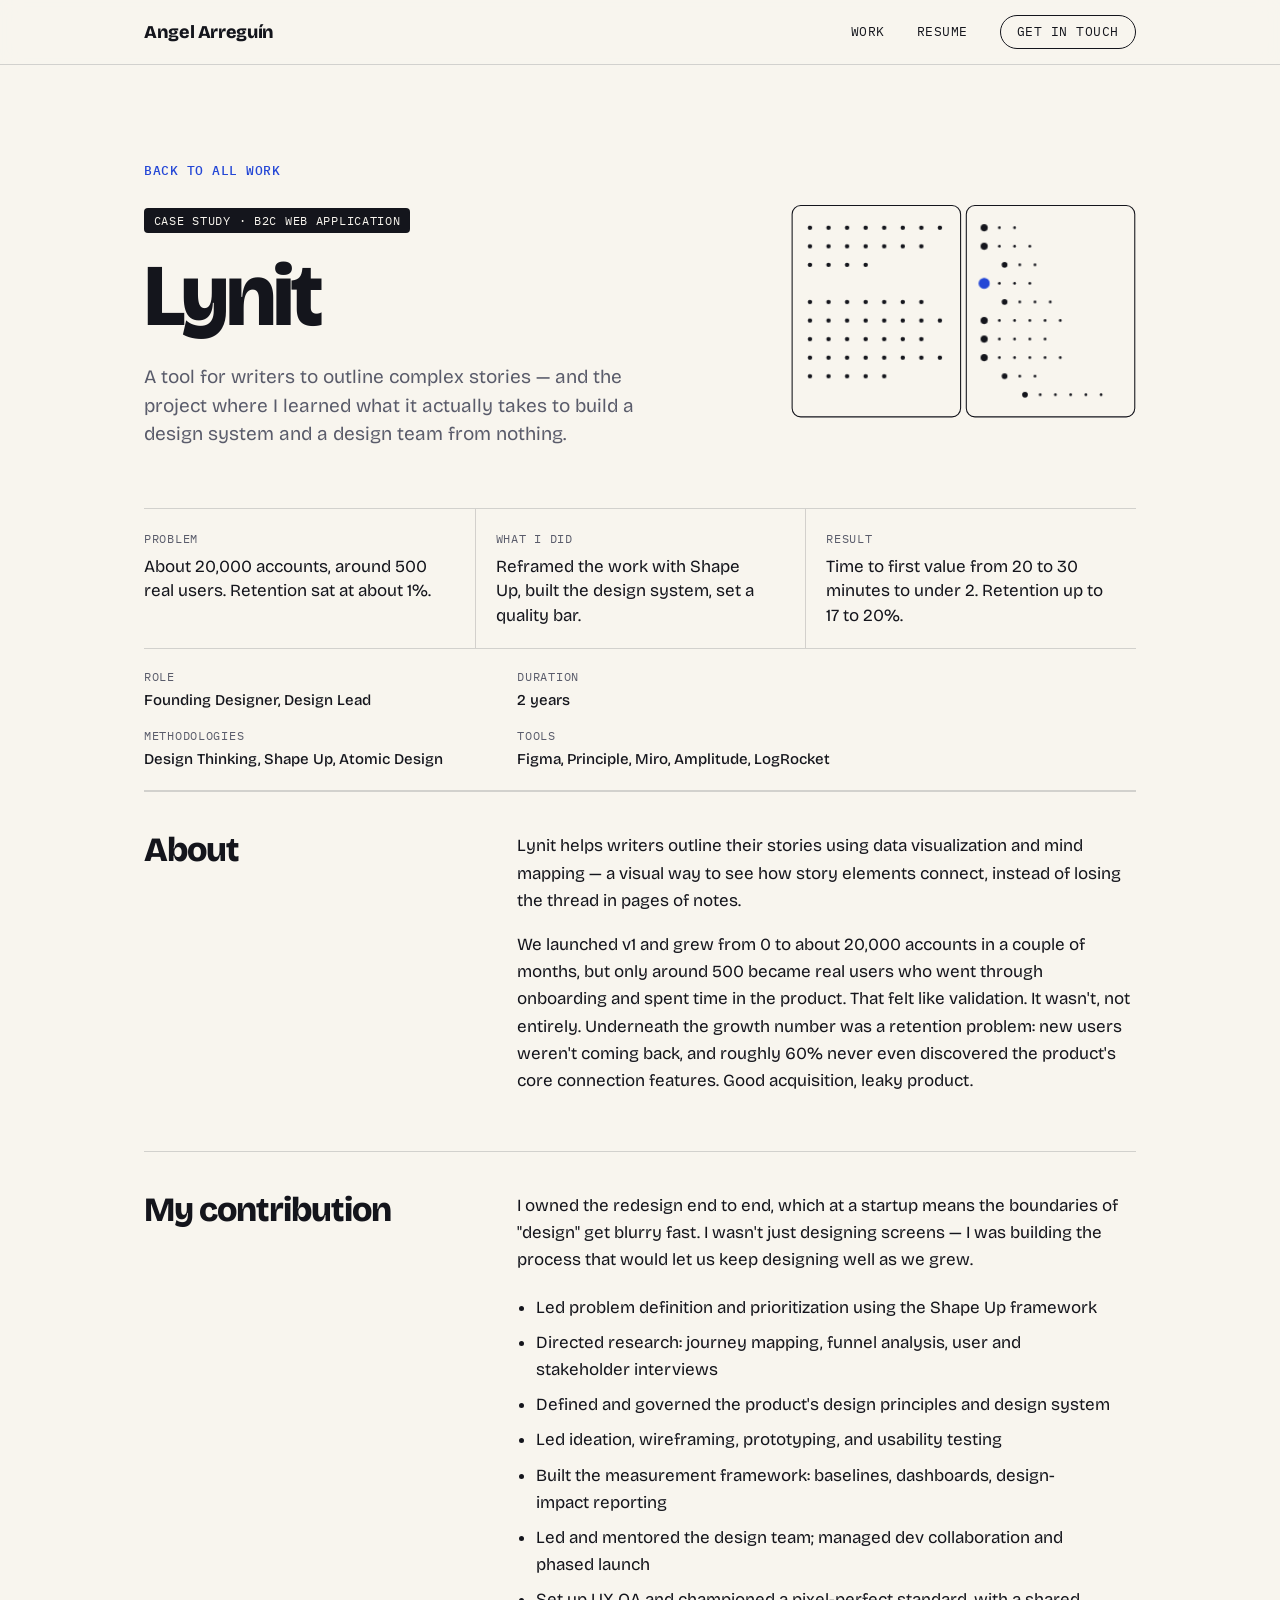
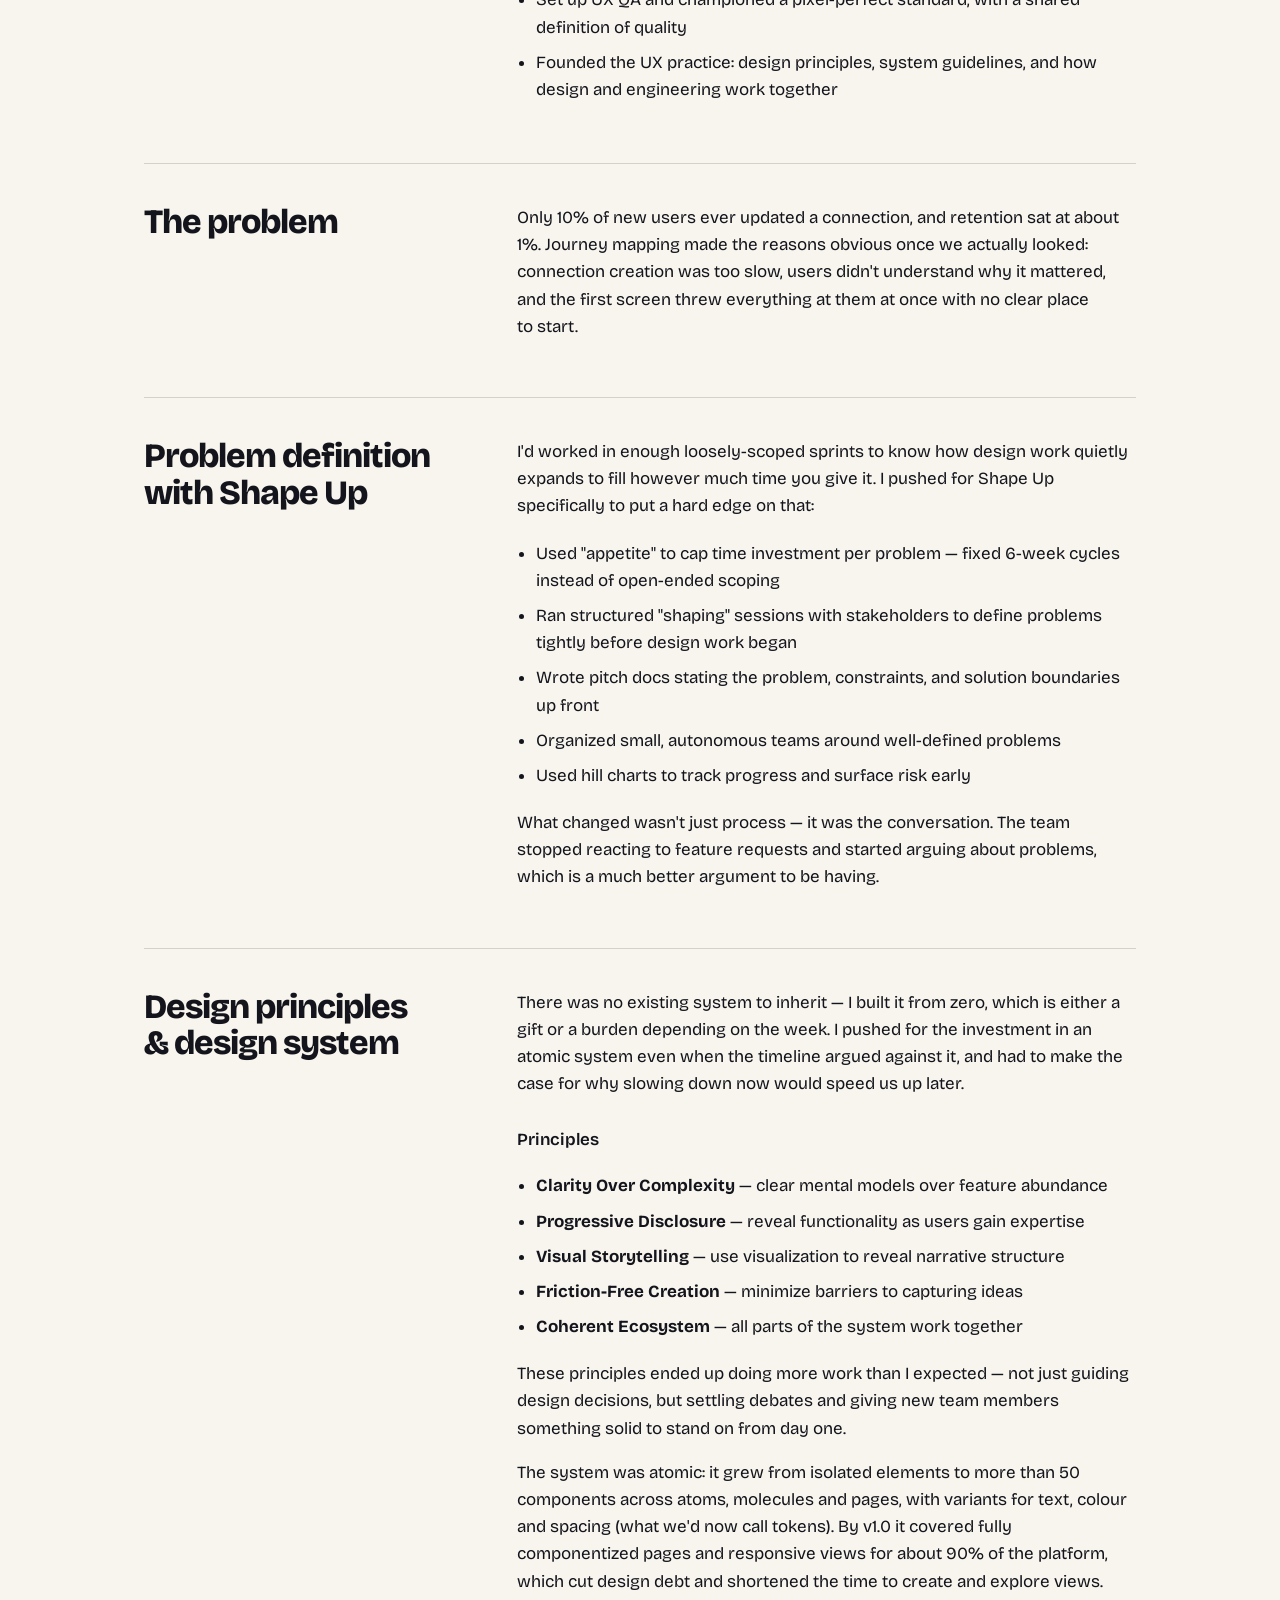
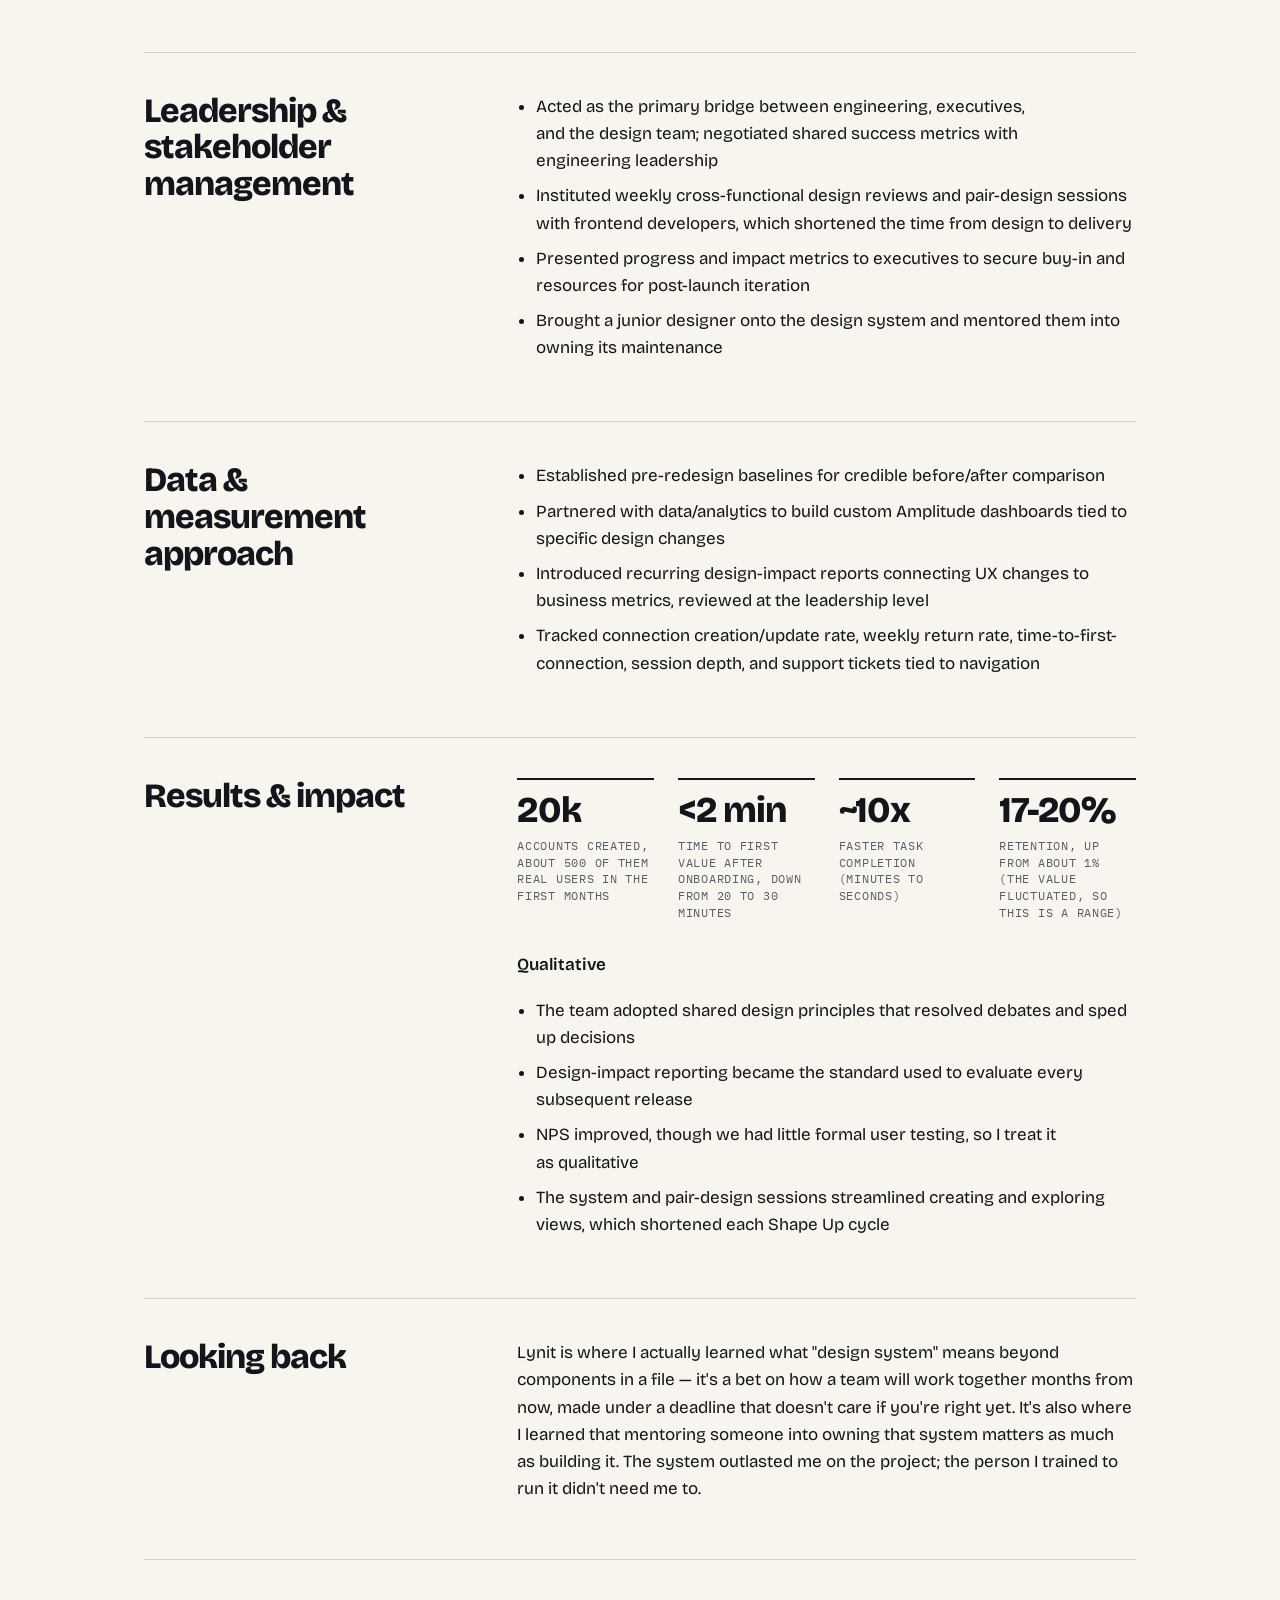
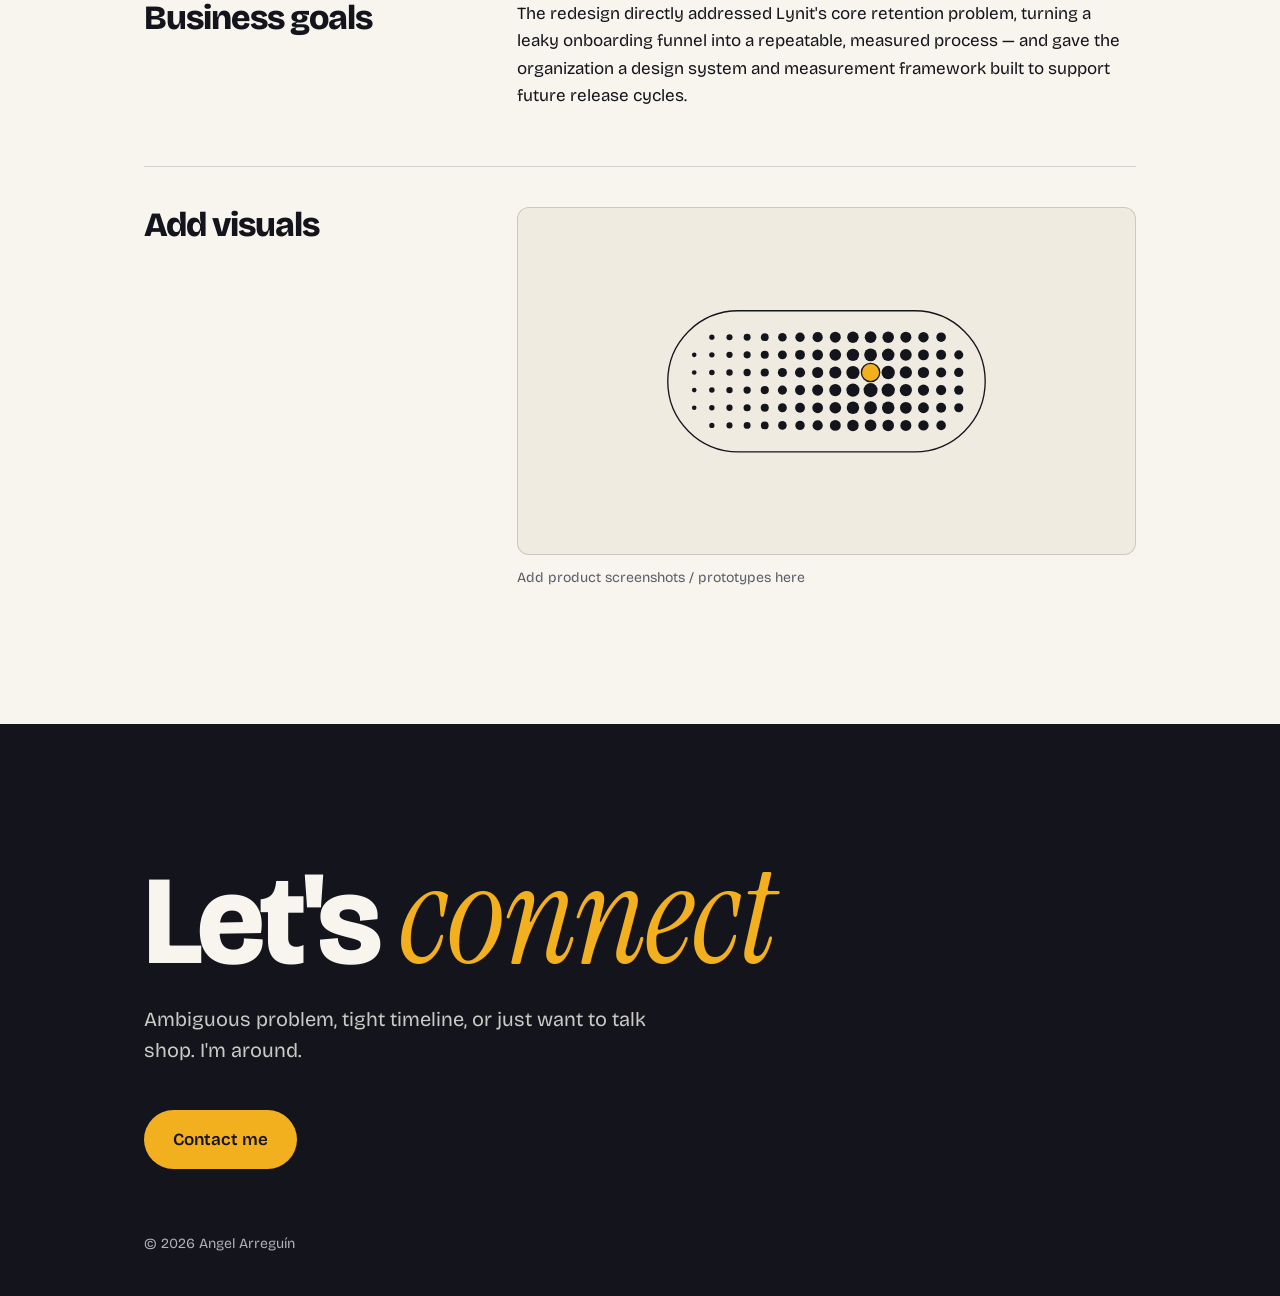
<file: lynit.html>
<!DOCTYPE html>
<html lang="en">
<head>
<meta charset="UTF-8">
<meta name="viewport" content="width=device-width, initial-scale=1.0">
<meta name="color-scheme" content="light">
<title>Lynit — Case Study | Angel Arreguín</title>
<link rel="icon" href="data:image/svg+xml,%3Csvg xmlns='http://www.w3.org/2000/svg' viewBox='0 0 100 100'%3E%3Crect width='100' height='100' rx='22' fill='%232447D6'/%3E%3Ctext x='50' y='68' font-family='Georgia,serif' font-size='52' font-weight='700' fill='%23ECEEF4' text-anchor='middle'%3ELA%3C/text%3E%3C/svg%3E">
<link rel="preconnect" href="https://fonts.googleapis.com">
<link rel="preconnect" href="https://fonts.gstatic.com" crossorigin>
<link rel="stylesheet" href="https://fonts.googleapis.com/css2?family=Bricolage+Grotesque:opsz,wght@12..96,400;12..96,600;12..96,800&family=Instrument+Serif:ital@1&family=IBM+Plex+Mono:wght@400;500&display=swap">
<link rel="stylesheet" href="site.css?v=20261111d">
</head>
<body>

<header class="site-header">
  <div class="wrap">
    <a class="logo" href="index.html">Angel Arreguín</a>
    <nav aria-label="Main">
      <a href="index.html#work">Work</a>
      <a href="index.html#resume">Resume</a>
      <a class="nav-cta" href="mailto:l.angelarreguinperez@gmail.com">Get in touch</a>
    </nav>
  </div>
</header>

<main>

  <section class="page-hero">
    <div class="wrap cs-hero-grid">
      <div>
        <a class="back" href="index.html#work">Back to all work</a>
        <p class="cs-kind">Case Study · B2C Web Application</p>
        <h1 class="page-title">Lynit</h1>
        <p class="page-lede">A tool for writers to outline complex stories — and the project where I learned what it actually takes to build a design system and a design team from nothing.</p>
      </div>
      <div class="art art--cobalt cs-hero-art" data-animate data-kind="book" data-cols="5" data-rows="4" data-hit="1,2" data-seed="23"></div>
    </div>
    <div class="wrap">
    <dl class="tldr">
      <div><dt>Problem</dt><dd>About 20,000 accounts, around 500 real users. Retention sat at about 1%.</dd></div>
      <div><dt>What I did</dt><dd>Reframed the work with Shape Up, built the design system, set a quality bar.</dd></div>
      <div><dt>Result</dt><dd>Time to first value from 20 to 30 minutes to under 2. Retention up to 17 to 20%.</dd></div>
    </dl>
    <dl class="meta-grid">
      <div><dt>Role</dt><dd>Founding Designer, Design Lead</dd></div>
      <div><dt>Duration</dt><dd>2 years</dd></div>
      <div><dt>Methodologies</dt><dd>Design Thinking, Shape Up, Atomic Design</dd></div>
      <div><dt>Tools</dt><dd>Figma, Principle, Miro, Amplitude, LogRocket</dd></div>
    </dl>
    </div>
  </section>

  <div class="wrap cs-body">
    <section class="cs-section">
      <h2 class="cs-title">About</h2>
      <div class="cs-content">
        <p>Lynit helps writers outline their stories using data visualization and mind mapping — a visual way to see how story elements connect, instead of losing the thread in pages of notes.</p>
        <p>We launched v1 and grew from 0 to about 20,000 accounts in a couple of months, but only around 500 became real users who went through onboarding and spent time in the product. That felt like validation. It wasn't, not entirely. Underneath the growth number was a retention problem: new users weren't coming back, and roughly 60% never even discovered the product's core connection features. Good acquisition, leaky product.</p>
      </div>
    </section>

    <section class="cs-section">
      <h2 class="cs-title">My contribution</h2>
      <div class="cs-content">
        <p>I owned the redesign end to end, which at a startup means the boundaries of "design" get blurry fast. I wasn't just designing screens — I was building the process that would let us keep designing well as we grew.</p>
        <ul>
<li>Led problem definition and prioritization using the Shape Up framework</li>
<li>Directed research: journey mapping, funnel analysis, user and stakeholder interviews</li>
<li>Defined and governed the product's design principles and design system</li>
<li>Led ideation, wireframing, prototyping, and usability testing</li>
<li>Built the measurement framework: baselines, dashboards, design-impact reporting</li>
<li>Led and mentored the design team; managed dev collaboration and phased launch</li>
<li>Set up UX QA and championed a pixel-perfect standard, with a shared definition of quality</li>
<li>Founded the UX practice: design principles, system guidelines, and how design and engineering work together</li>
</ul>
      </div>
    </section>

    <section class="cs-section">
      <h2 class="cs-title">The problem</h2>
      <div class="cs-content">
        <p>Only 10% of new users ever updated a connection, and retention sat at about 1%. Journey mapping made the reasons obvious once we actually looked: connection creation was too slow, users didn't understand why it mattered, and the first screen threw everything at them at once with no clear place to start.</p>
      </div>
    </section>

    <section class="cs-section">
      <h2 class="cs-title">Problem definition with Shape Up</h2>
      <div class="cs-content">
        <p>I'd worked in enough loosely-scoped sprints to know how design work quietly expands to fill however much time you give it. I pushed for Shape Up specifically to put a hard edge on that:</p>
        <ul>
<li>Used "appetite" to cap time investment per problem — fixed 6-week cycles instead of open-ended scoping</li>
<li>Ran structured "shaping" sessions with stakeholders to define problems tightly before design work began</li>
<li>Wrote pitch docs stating the problem, constraints, and solution boundaries up front</li>
<li>Organized small, autonomous teams around well-defined problems</li>
<li>Used hill charts to track progress and surface risk early</li>
</ul>
        <p>What changed wasn't just process — it was the conversation. The team stopped reacting to feature requests and started arguing about problems, which is a much better argument to be having.</p>
      </div>
    </section>

    <section class="cs-section">
      <h2 class="cs-title">Design principles &amp; design system</h2>
      <div class="cs-content">
        <p>There was no existing system to inherit — I built it from zero, which is either a gift or a burden depending on the week. I pushed for the investment in an atomic system even when the timeline argued against it, and had to make the case for why slowing down now would speed us up later.</p>
        <h3 class="cs-sub">Principles</h3>
        <ul>
<li><strong>Clarity Over Complexity</strong> — clear mental models over feature abundance</li>
<li><strong>Progressive Disclosure</strong> — reveal functionality as users gain expertise</li>
<li><strong>Visual Storytelling</strong> — use visualization to reveal narrative structure</li>
<li><strong>Friction-Free Creation</strong> — minimize barriers to capturing ideas</li>
<li><strong>Coherent Ecosystem</strong> — all parts of the system work together</li>
</ul>
        <p>These principles ended up doing more work than I expected — not just guiding design decisions, but settling debates and giving new team members something solid to stand on from day one.</p>
        <p>The system was atomic: it grew from isolated elements to more than 50 components across atoms, molecules and pages, with variants for text, colour and spacing (what we'd now call tokens). By v1.0 it covered fully componentized pages and responsive views for about 90% of the platform, which cut design debt and shortened the time to create and explore views.</p>
      </div>
    </section>

    <section class="cs-section">
      <h2 class="cs-title">Leadership &amp; stakeholder management</h2>
      <div class="cs-content">
        <ul>
<li>Acted as the primary bridge between engineering, executives, and the design team; negotiated shared success metrics with engineering leadership</li>
<li>Instituted weekly cross-functional design reviews and pair-design sessions with frontend developers, which shortened the time from design to delivery</li>
<li>Presented progress and impact metrics to executives to secure buy-in and resources for post-launch iteration</li>
<li>Brought a junior designer onto the design system and mentored them into owning its maintenance</li>
</ul>
      </div>
    </section>

    <section class="cs-section">
      <h2 class="cs-title">Data &amp; measurement approach</h2>
      <div class="cs-content">
        <ul>
<li>Established pre-redesign baselines for credible before/after comparison</li>
<li>Partnered with data/analytics to build custom Amplitude dashboards tied to specific design changes</li>
<li>Introduced recurring design-impact reports connecting UX changes to business metrics, reviewed at the leadership level</li>
<li>Tracked connection creation/update rate, weekly return rate, time-to-first-connection, session depth, and support tickets tied to navigation</li>
</ul>
      </div>
    </section>

    <section class="cs-section">
      <h2 class="cs-title">Results &amp; impact</h2>
      <div class="cs-content">
        <div class="stats">
<div class="stat"><span class="stat-num">20k</span><span class="stat-label">Accounts created, about 500 of them real users in the first months</span></div>
<div class="stat"><span class="stat-num">&lt;2 min</span><span class="stat-label">Time to first value after onboarding, down from 20 to 30 minutes</span></div>
<div class="stat"><span class="stat-num">~10x</span><span class="stat-label">Faster task completion (minutes to seconds)</span></div>
<div class="stat"><span class="stat-num">17-20%</span><span class="stat-label">Retention, up from about 1% (the value fluctuated, so this is a range)</span></div>
</div>
        <h3 class="cs-sub">Qualitative</h3>
        <ul>
<li>The team adopted shared design principles that resolved debates and sped up decisions</li>
<li>Design-impact reporting became the standard used to evaluate every subsequent release</li>
<li>NPS improved, though we had little formal user testing, so I treat it as qualitative</li>
<li>The system and pair-design sessions streamlined creating and exploring views, which shortened each Shape Up cycle</li>
</ul>
      </div>
    </section>

    <section class="cs-section">
      <h2 class="cs-title">Looking back</h2>
      <div class="cs-content">
        <p>Lynit is where I actually learned what "design system" means beyond components in a file — it's a bet on how a team will work together months from now, made under a deadline that doesn't care if you're right yet. It's also where I learned that mentoring someone into owning that system matters as much as building it. The system outlasted me on the project; the person I trained to run it didn't need me to.</p>
      </div>
    </section>

    <section class="cs-section">
      <h2 class="cs-title">Business goals</h2>
      <div class="cs-content">
        <p>The redesign directly addressed Lynit's core retention problem, turning a leaky onboarding funnel into a repeatable, measured process — and gave the organization a design system and measurement framework built to support future release cycles.</p>
      </div>
    </section>

    <section class="cs-section">
      <h2 class="cs-title">Add visuals</h2>
      <div class="cs-content">
        <figure class="shot shot--wide">
          <div class="frame panel"><div class="art" data-cols="7" data-rows="3" data-hit="4,1" data-seed="32"></div></div>
          <figcaption>Add product screenshots / prototypes here</figcaption>
        </figure>
      </div>
    </section>
  </div>

</main>

<!-- Contact band -->
<section id="contact" class="band-dark contact">
  <div class="wrap">
    <h2 class="contact-headline">Let's <em class="shine">connect</em></h2>
    <p class="contact-sub">Ambiguous problem, tight timeline, or just want to talk shop. I'm around.</p>
    <a class="btn-contact" href="mailto:l.angelarreguinperez@gmail.com">Contact me</a>
  </div>
</section>

<footer class="site-footer band-dark">
  <div class="wrap">© 2026 Angel Arreguín</div>
</footer>

<script src="art.js?v=20261111d" defer></script>
<script src="cursor.js?v=20261111d" defer></script>
</body>
</html>
</file>
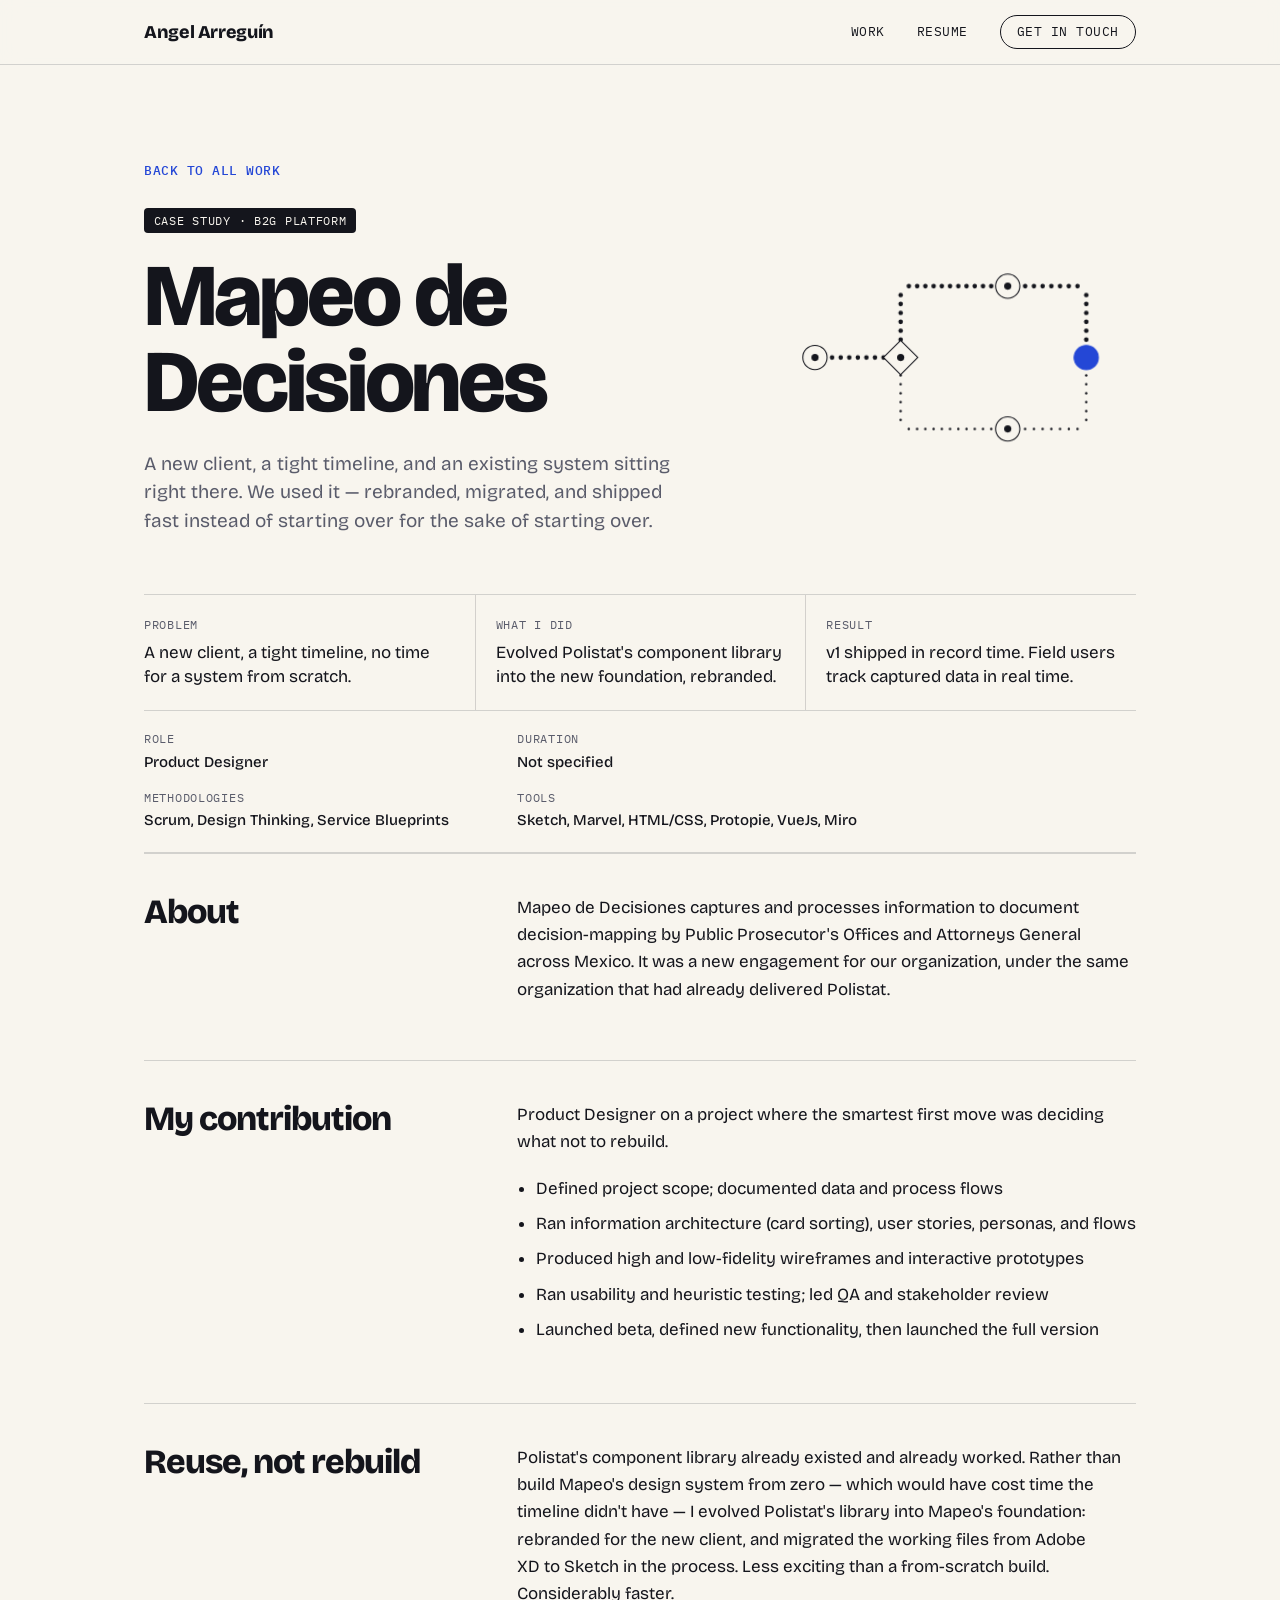
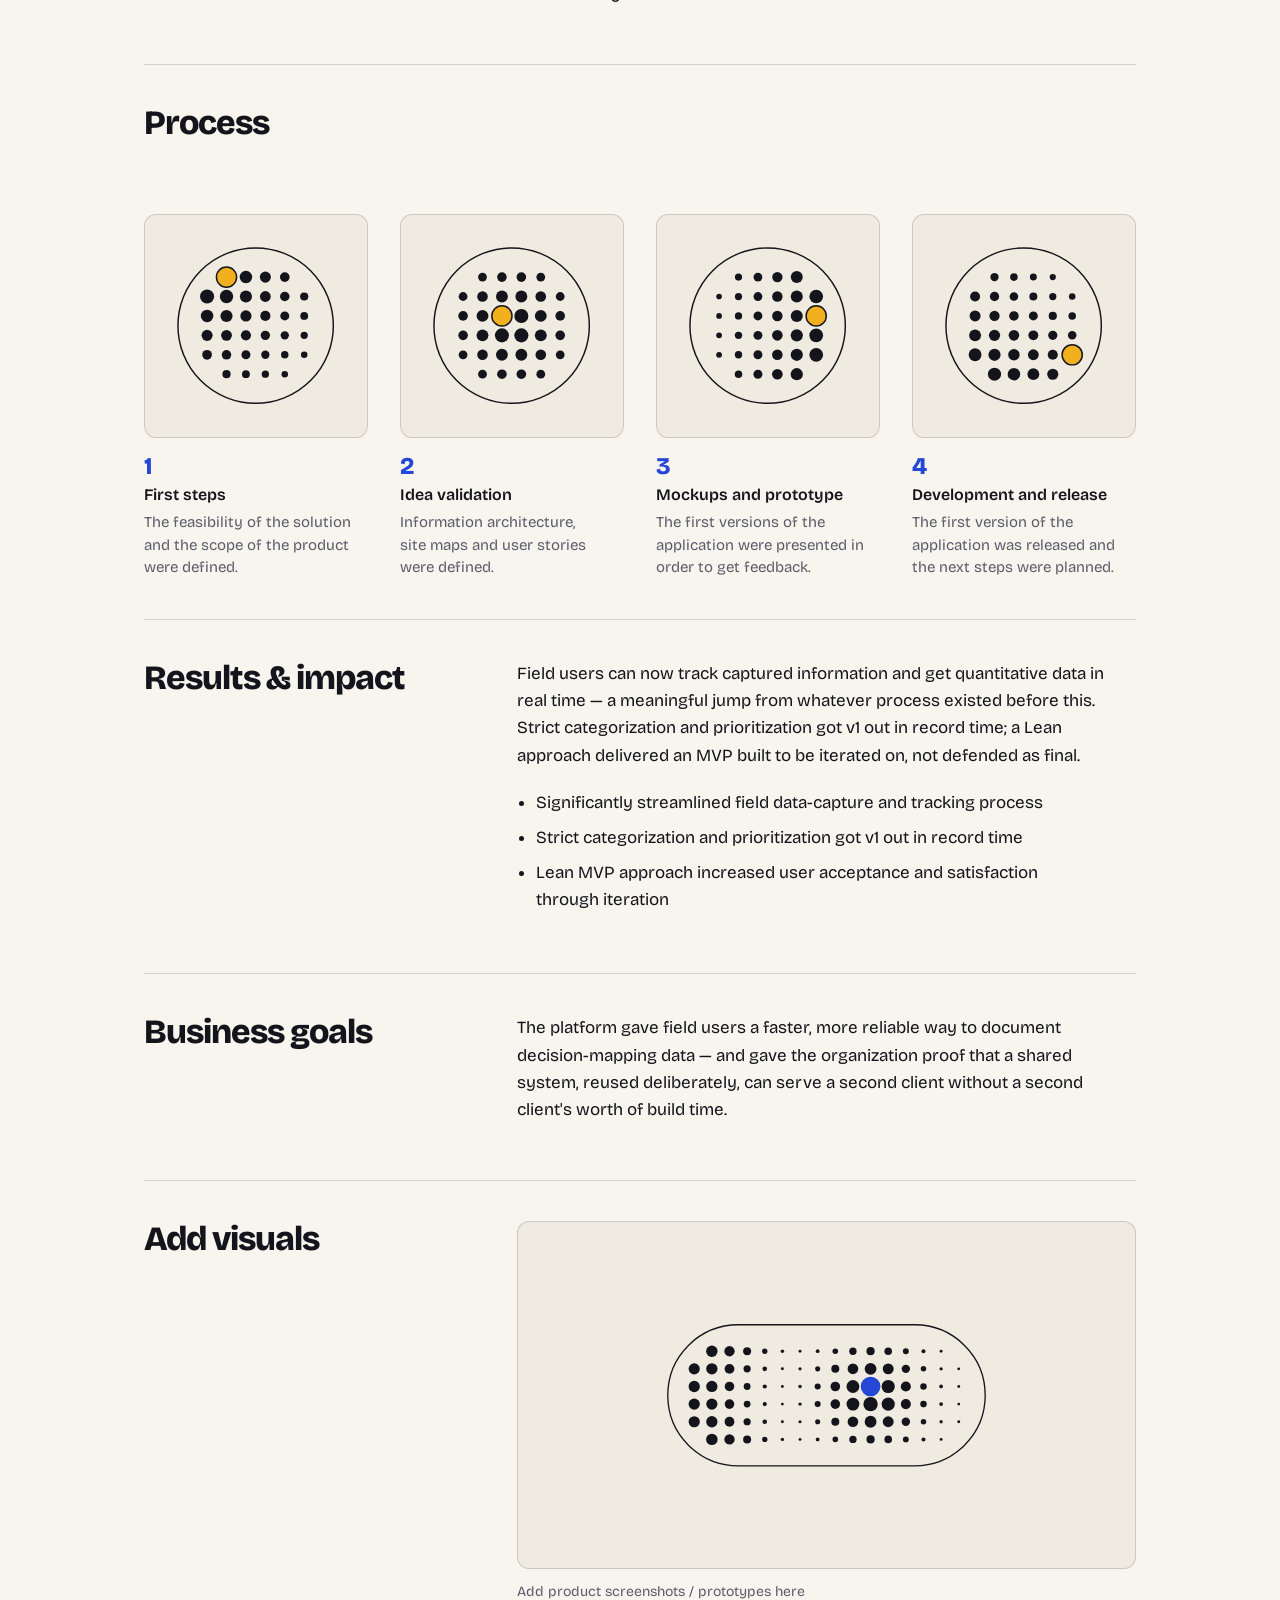
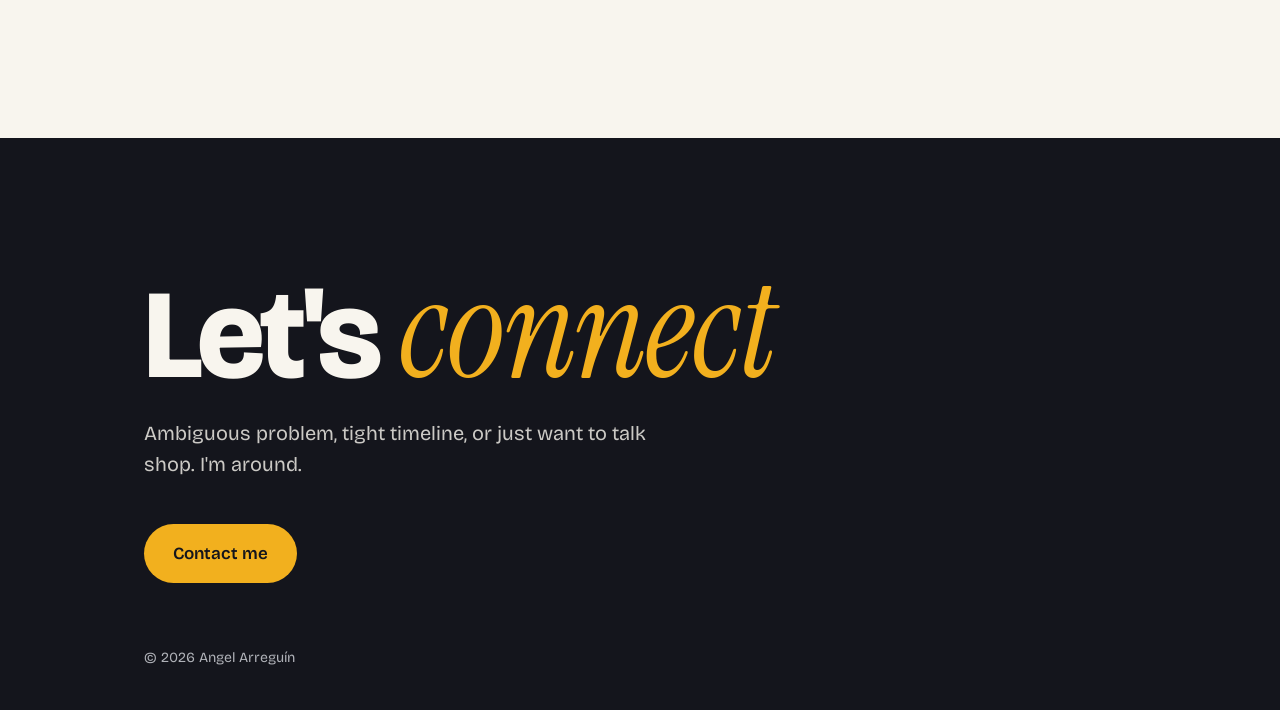
<file: mapeodecisiones.html>
<!DOCTYPE html>
<html lang="en">
<head>
<meta charset="UTF-8">
<meta name="viewport" content="width=device-width, initial-scale=1.0">
<meta name="color-scheme" content="light">
<title>Mapeo de Decisiones — Case Study | Angel Arreguín</title>
<link rel="icon" href="data:image/svg+xml,%3Csvg xmlns='http://www.w3.org/2000/svg' viewBox='0 0 100 100'%3E%3Crect width='100' height='100' rx='22' fill='%232447D6'/%3E%3Ctext x='50' y='68' font-family='Georgia,serif' font-size='52' font-weight='700' fill='%23ECEEF4' text-anchor='middle'%3ELA%3C/text%3E%3C/svg%3E">
<link rel="preconnect" href="https://fonts.googleapis.com">
<link rel="preconnect" href="https://fonts.gstatic.com" crossorigin>
<link rel="stylesheet" href="https://fonts.googleapis.com/css2?family=Bricolage+Grotesque:opsz,wght@12..96,400;12..96,600;12..96,800&family=Instrument+Serif:ital@1&family=IBM+Plex+Mono:wght@400;500&display=swap">
<link rel="stylesheet" href="site.css?v=20261111d">
</head>
<body>

<header class="site-header">
  <div class="wrap">
    <a class="logo" href="index.html">Angel Arreguín</a>
    <nav aria-label="Main">
      <a href="index.html#work">Work</a>
      <a href="index.html#resume">Resume</a>
      <a class="nav-cta" href="mailto:l.angelarreguinperez@gmail.com">Get in touch</a>
    </nav>
  </div>
</header>

<main>

  <section class="page-hero">
    <div class="wrap cs-hero-grid">
      <div>
        <a class="back" href="index.html#work">Back to all work</a>
        <p class="cs-kind">Case Study · B2G Platform</p>
        <h1 class="page-title">Mapeo de Decisiones</h1>
        <p class="page-lede">A new client, a tight timeline, and an existing system sitting right there. We used it — rebranded, migrated, and shipped fast instead of starting over for the sake of starting over.</p>
      </div>
      <div class="art art--cobalt cs-hero-art" data-animate data-kind="flow" data-cols="5" data-rows="4" data-hit="4,1" data-seed="63"></div>
    </div>
    <div class="wrap">
    <dl class="tldr">
      <div><dt>Problem</dt><dd>A new client, a tight timeline, no time for a system from scratch.</dd></div>
      <div><dt>What I did</dt><dd>Evolved Polistat's component library into the new foundation, rebranded.</dd></div>
      <div><dt>Result</dt><dd>v1 shipped in record time. Field users track captured data in real time.</dd></div>
    </dl>
    <dl class="meta-grid">
      <div><dt>Role</dt><dd>Product Designer</dd></div>
      <div><dt>Duration</dt><dd>Not specified</dd></div>
      <div><dt>Methodologies</dt><dd>Scrum, Design Thinking, Service Blueprints</dd></div>
      <div><dt>Tools</dt><dd>Sketch, Marvel, HTML/CSS, Protopie, VueJs, Miro</dd></div>
    </dl>
    </div>
  </section>

  <div class="wrap cs-body">
    <section class="cs-section">
      <h2 class="cs-title">About</h2>
      <div class="cs-content">
        <p>Mapeo de Decisiones captures and processes information to document decision-mapping by Public Prosecutor's Offices and Attorneys General across Mexico. It was a new engagement for our organization, under the same organization that had already delivered Polistat.</p>
      </div>
    </section>

    <section class="cs-section">
      <h2 class="cs-title">My contribution</h2>
      <div class="cs-content">
        <p>Product Designer on a project where the smartest first move was deciding what not to rebuild.</p>
        <ul>
<li>Defined project scope; documented data and process flows</li>
<li>Ran information architecture (card sorting), user stories, personas, and flows</li>
<li>Produced high and low-fidelity wireframes and interactive prototypes</li>
<li>Ran usability and heuristic testing; led QA and stakeholder review</li>
<li>Launched beta, defined new functionality, then launched the full version</li>
</ul>
      </div>
    </section>

    <section class="cs-section">
      <h2 class="cs-title">Reuse, not rebuild</h2>
      <div class="cs-content">
        <p>Polistat's component library already existed and already worked. Rather than build Mapeo's design system from zero — which would have cost time the timeline didn't have — I evolved Polistat's library into Mapeo's foundation: rebranded for the new client, and migrated the working files from Adobe XD to Sketch in the process. Less exciting than a from-scratch build. Considerably faster.</p>
      </div>
    </section>

    <section class="cs-section cs-section--full">
      <h2 class="cs-title">Process</h2>
      <ol class="steps">
        <li class="step">
          <!-- Replace the placeholder with: <img src="assets/mapeodecisiones/step1.png" alt="Early whiteboard sketch of the data flow and login structure"> -->
          <div class="step-art panel"><div class="art" data-cols="3" data-rows="3" data-hit="0,0" data-seed="64"></div></div>
          <span class="step-num">1</span>
          <h3>First steps</h3>
          <p>The feasibility of the solution and the scope of the product were defined.</p>
        </li>
        <li class="step">
          <!-- Replace the placeholder with: <img src="assets/mapeodecisiones/step2.png" alt="Information architecture diagram mapping data sources to views"> -->
          <div class="step-art panel"><div class="art" data-cols="3" data-rows="3" data-hit="1,1" data-seed="65"></div></div>
          <span class="step-num">2</span>
          <h3>Idea validation</h3>
          <p>Information architecture, site maps and user stories were defined.</p>
        </li>
        <li class="step">
          <!-- Replace the placeholder with: <img src="assets/mapeodecisiones/step3.png" alt="Progress-ring mockup showing completion by data source"> -->
          <div class="step-art panel"><div class="art" data-cols="3" data-rows="3" data-hit="2,1" data-seed="66"></div></div>
          <span class="step-num">3</span>
          <h3>Mockups and prototype</h3>
          <p>The first versions of the application were presented in order to get feedback.</p>
        </li>
        <li class="step">
          <!-- Replace the placeholder with: <img src="assets/mapeodecisiones/step4.png" alt="Final upload and download reports screen"> -->
          <div class="step-art panel"><div class="art" data-cols="3" data-rows="3" data-hit="2,2" data-seed="67"></div></div>
          <span class="step-num">4</span>
          <h3>Development and release</h3>
          <p>The first version of the application was released and the next steps were planned.</p>
        </li>
      </ol>
    </section>

    <section class="cs-section">
      <h2 class="cs-title">Results &amp; impact</h2>
      <div class="cs-content">
        <p>Field users can now track captured information and get quantitative data in real time — a meaningful jump from whatever process existed before this. Strict categorization and prioritization got v1 out in record time; a Lean approach delivered an MVP built to be iterated on, not defended as final.</p>
        <ul>
<li>Significantly streamlined field data-capture and tracking process</li>
<li>Strict categorization and prioritization got v1 out in record time</li>
<li>Lean MVP approach increased user acceptance and satisfaction through iteration</li>
</ul>
      </div>
    </section>

    <section class="cs-section">
      <h2 class="cs-title">Business goals</h2>
      <div class="cs-content">
        <p>The platform gave field users a faster, more reliable way to document decision-mapping data — and gave the organization proof that a shared system, reused deliberately, can serve a second client without a second client's worth of build time.</p>
      </div>
    </section>

    <section class="cs-section">
      <h2 class="cs-title">Add visuals</h2>
      <div class="cs-content">
        <figure class="shot shot--wide">
          <div class="frame panel"><div class="art art--cobalt" data-cols="7" data-rows="3" data-hit="4,1" data-seed="72"></div></div>
          <figcaption>Add product screenshots / prototypes here</figcaption>
        </figure>
      </div>
    </section>
  </div>

</main>

<!-- Contact band -->
<section id="contact" class="band-dark contact">
  <div class="wrap">
    <h2 class="contact-headline">Let's <em class="shine">connect</em></h2>
    <p class="contact-sub">Ambiguous problem, tight timeline, or just want to talk shop. I'm around.</p>
    <a class="btn-contact" href="mailto:l.angelarreguinperez@gmail.com">Contact me</a>
  </div>
</section>

<footer class="site-footer band-dark">
  <div class="wrap">© 2026 Angel Arreguín</div>
</footer>

<script src="art.js?v=20261111d" defer></script>
<script src="cursor.js?v=20261111d" defer></script>
</body>
</html>
</file>
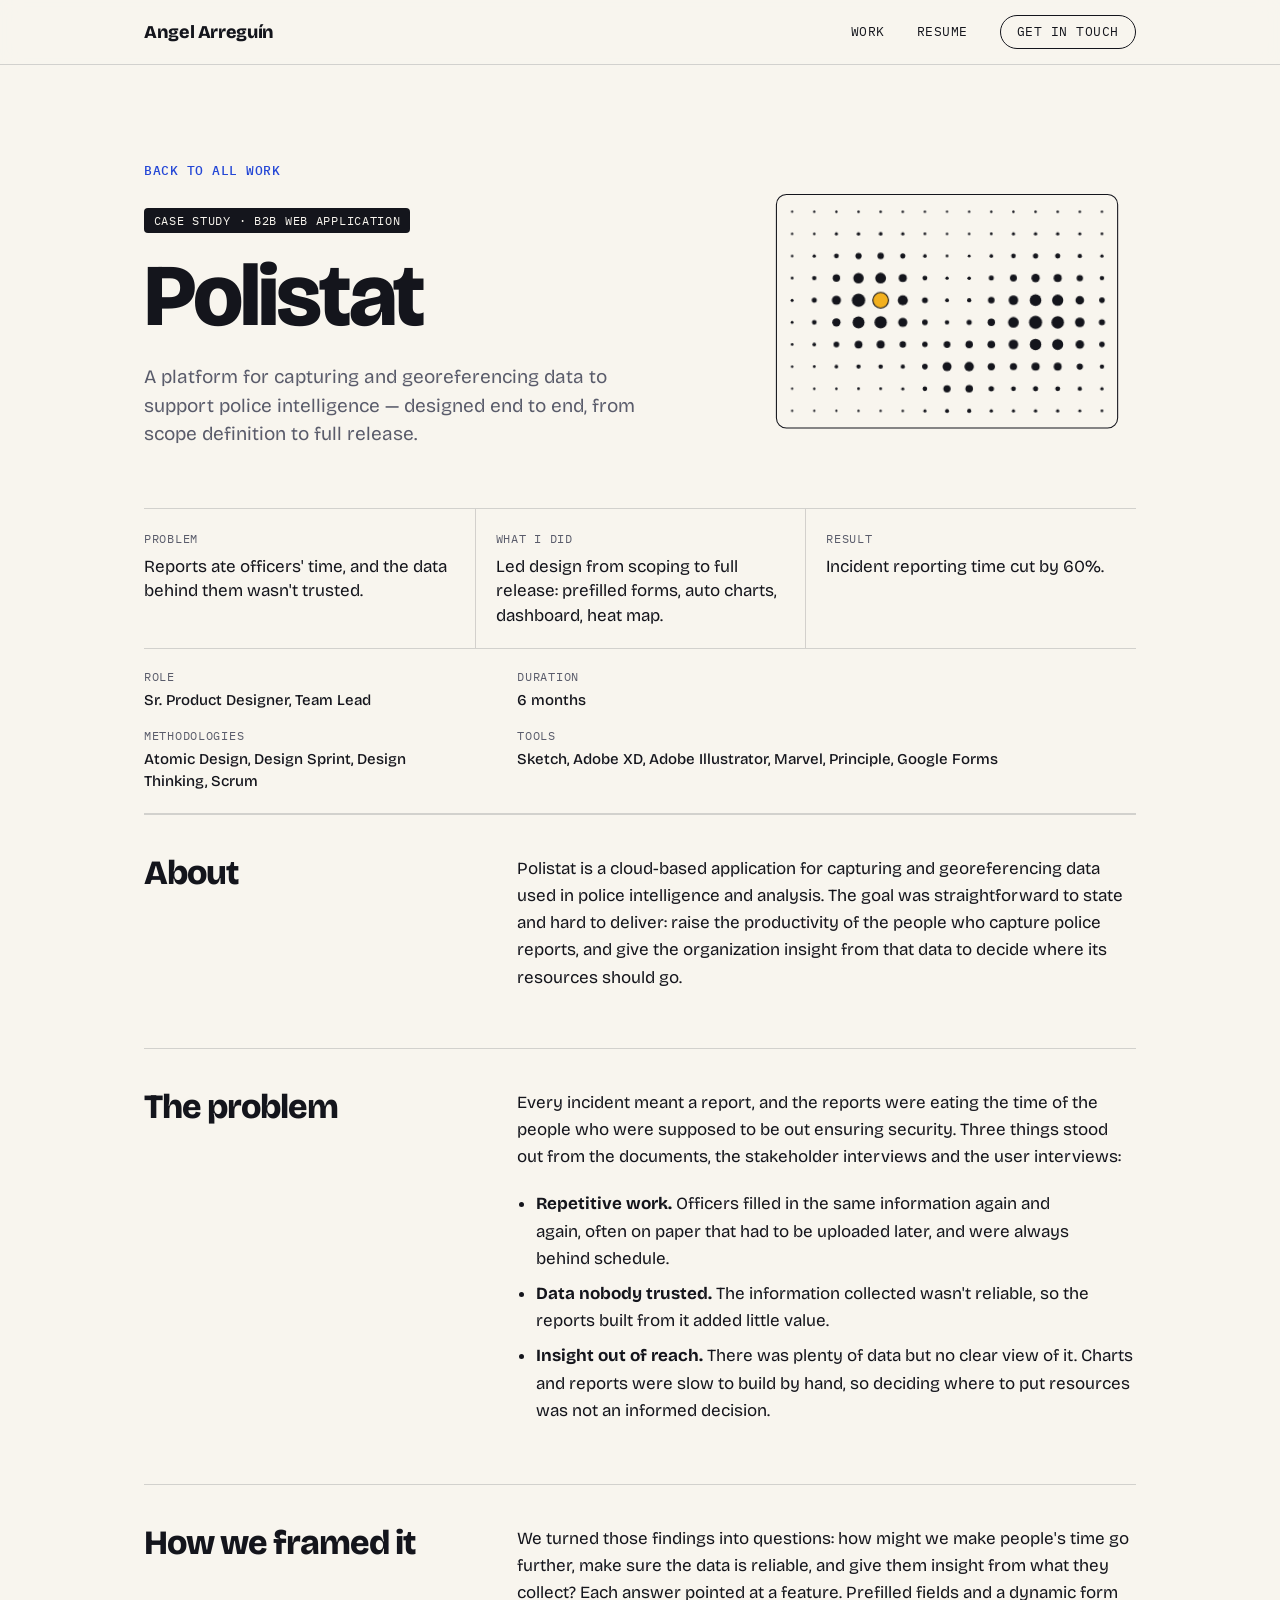
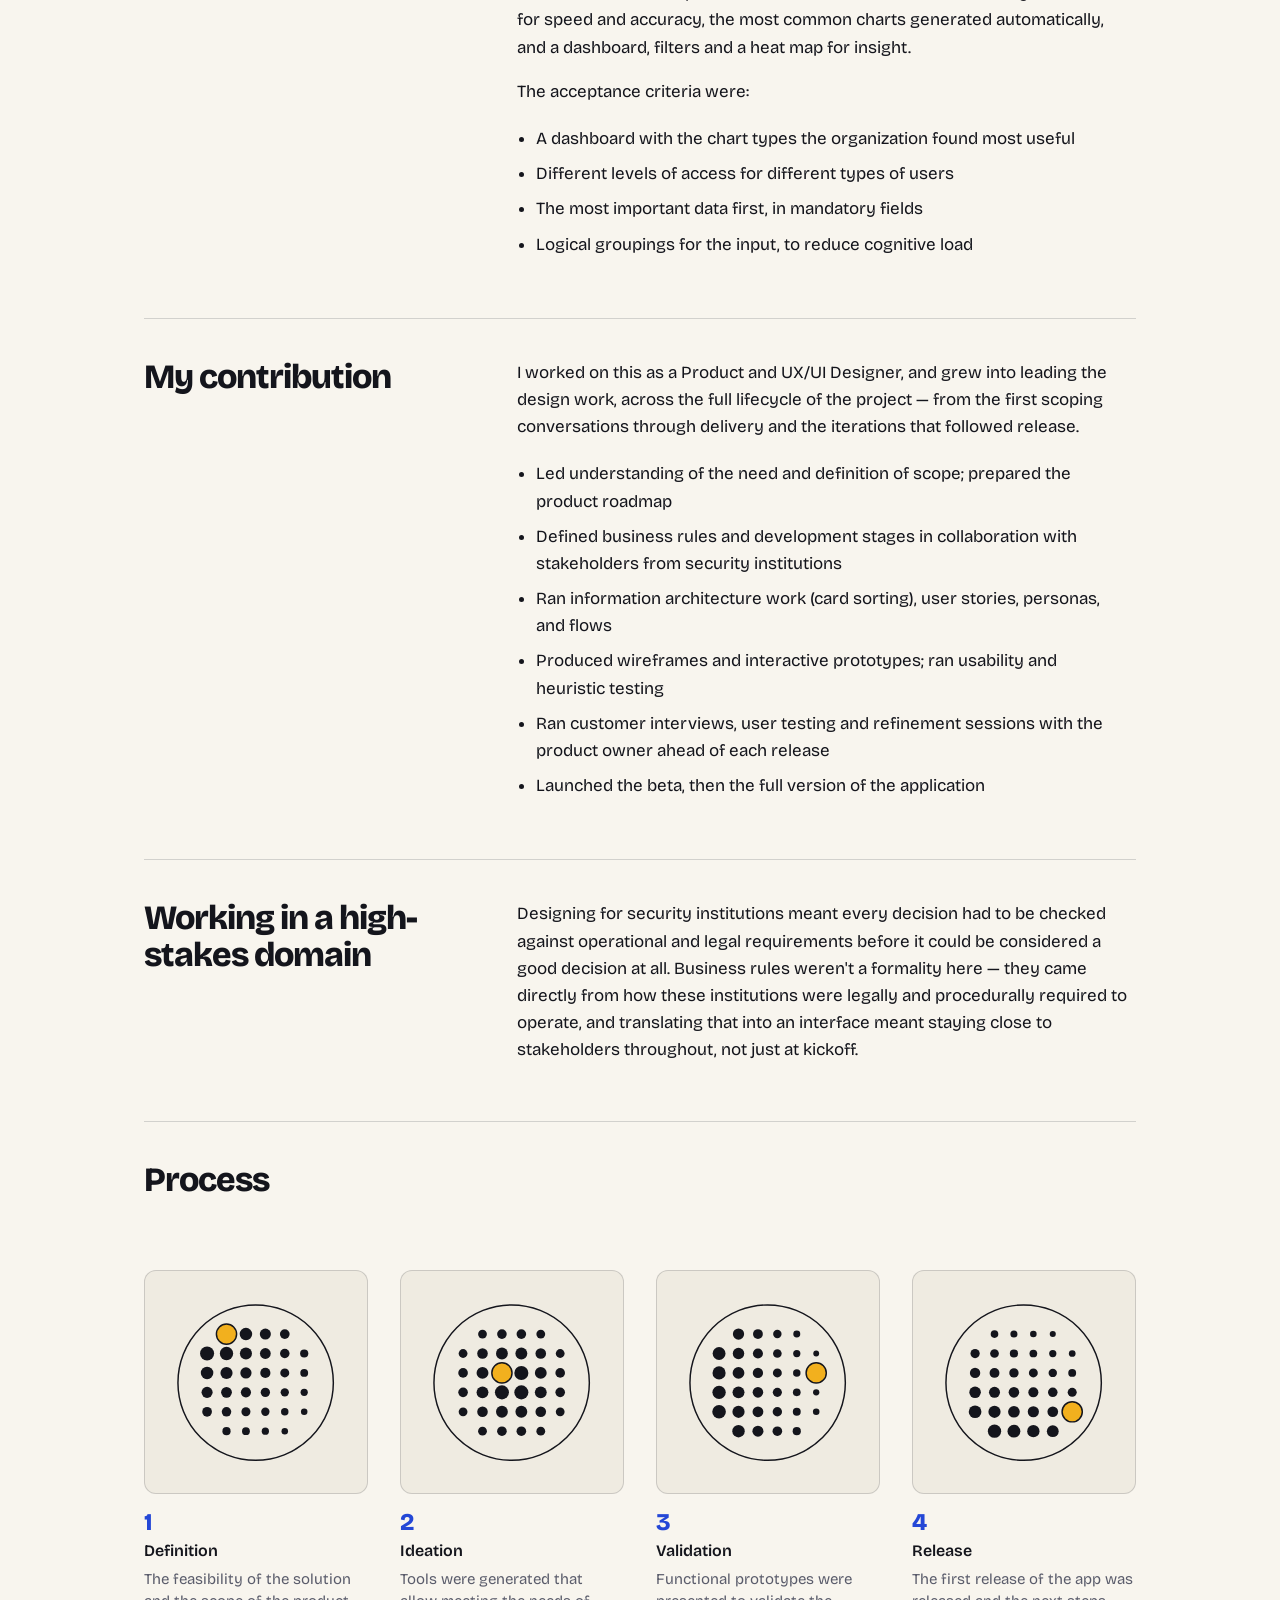
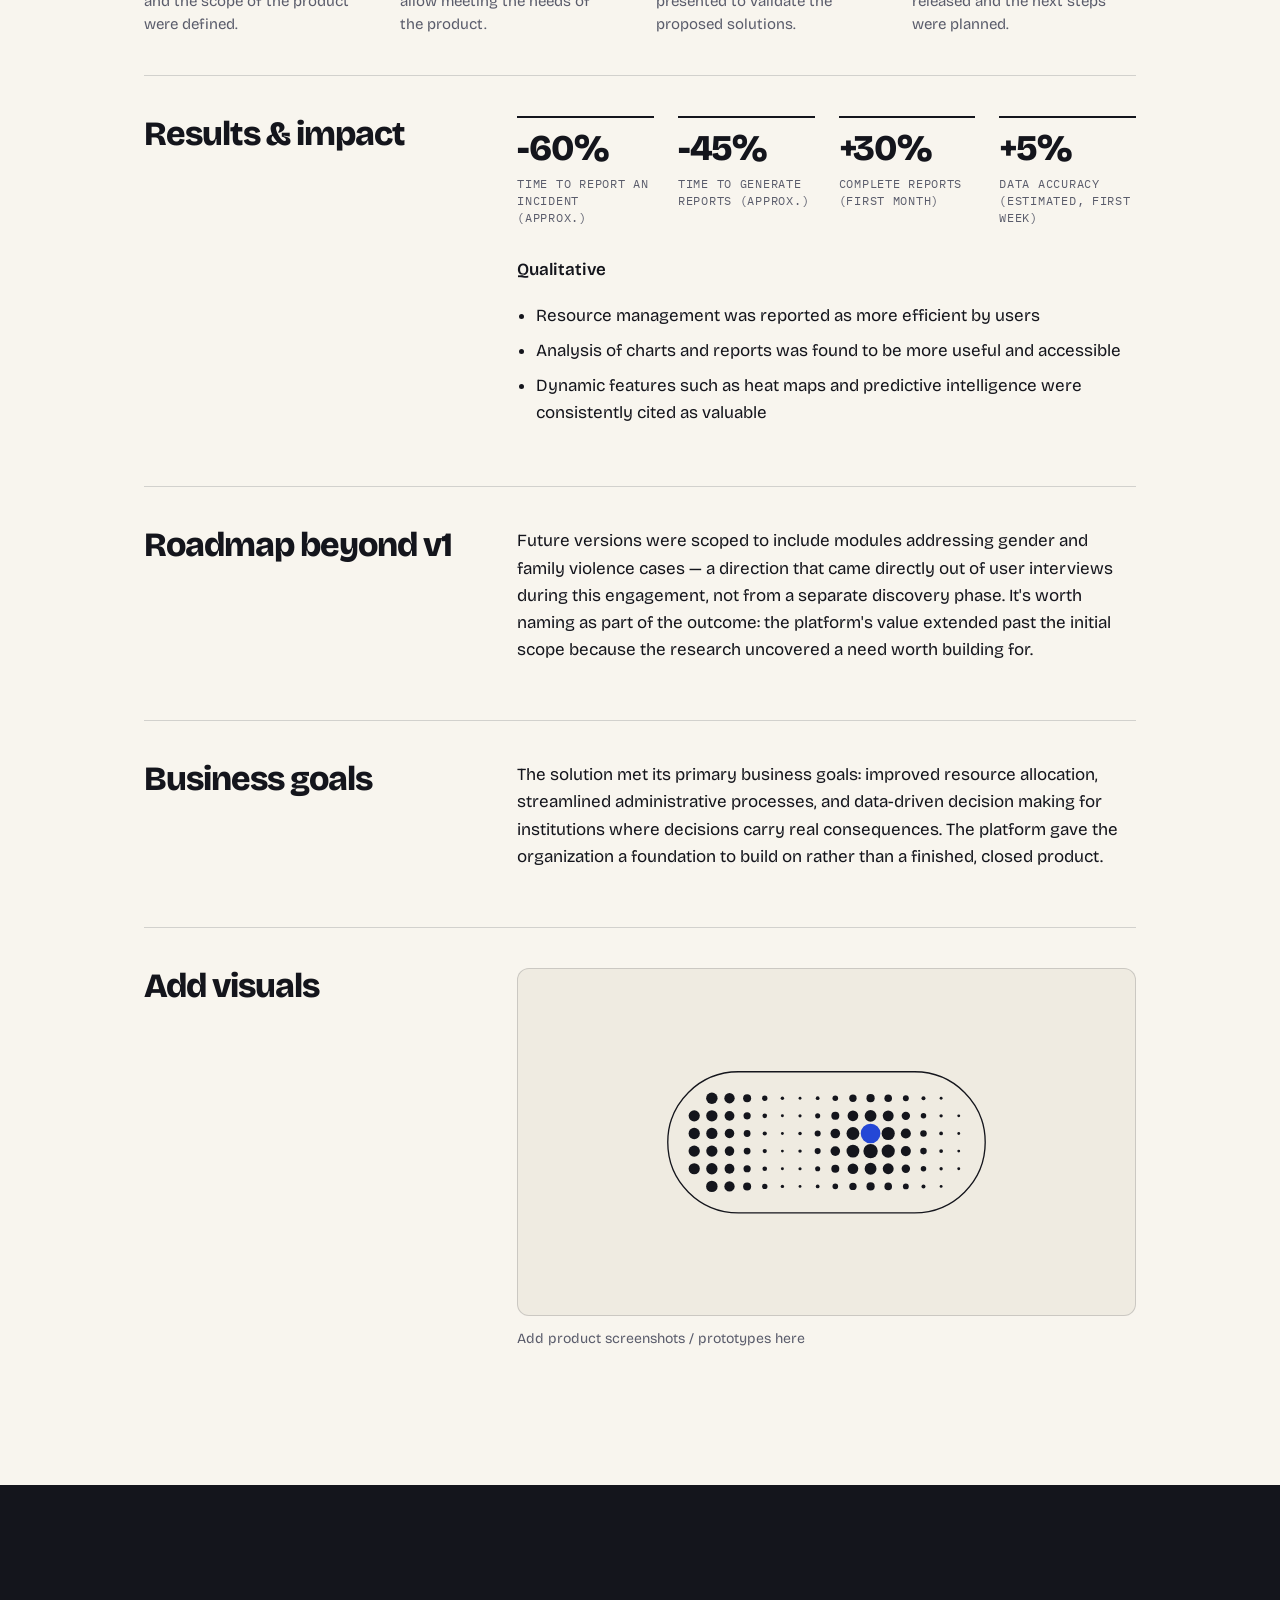
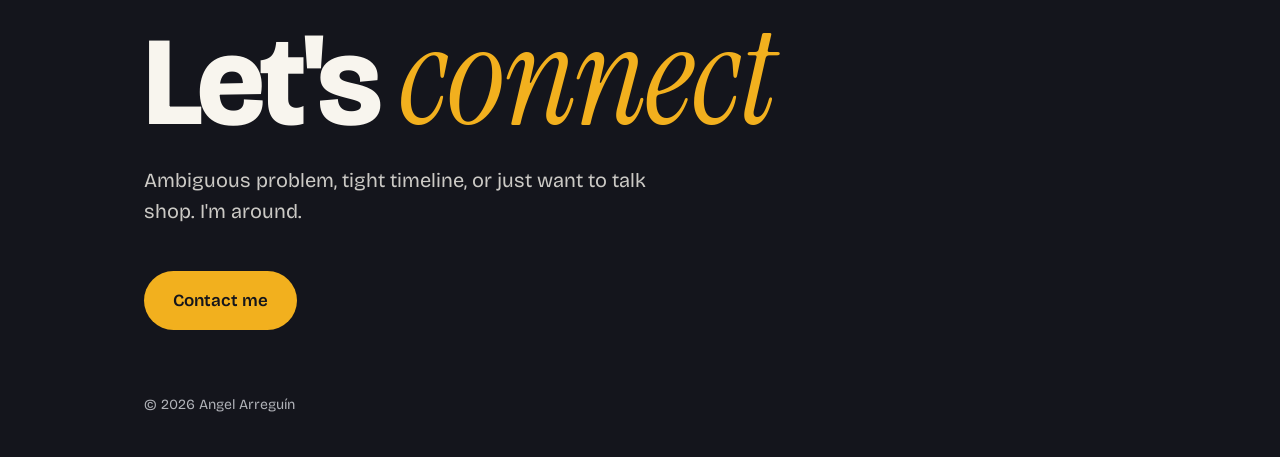
<file: polistat.html>
<!DOCTYPE html>
<html lang="en">
<head>
<meta charset="UTF-8">
<meta name="viewport" content="width=device-width, initial-scale=1.0">
<meta name="color-scheme" content="light">
<title>Polistat — Case Study | Angel Arreguín</title>
<link rel="icon" href="data:image/svg+xml,%3Csvg xmlns='http://www.w3.org/2000/svg' viewBox='0 0 100 100'%3E%3Crect width='100' height='100' rx='22' fill='%232447D6'/%3E%3Ctext x='50' y='68' font-family='Georgia,serif' font-size='52' font-weight='700' fill='%23ECEEF4' text-anchor='middle'%3ELA%3C/text%3E%3C/svg%3E">
<link rel="preconnect" href="https://fonts.googleapis.com">
<link rel="preconnect" href="https://fonts.gstatic.com" crossorigin>
<link rel="stylesheet" href="https://fonts.googleapis.com/css2?family=Bricolage+Grotesque:opsz,wght@12..96,400;12..96,600;12..96,800&family=Instrument+Serif:ital@1&family=IBM+Plex+Mono:wght@400;500&display=swap">
<link rel="stylesheet" href="site.css?v=20261111d">
</head>
<body>

<header class="site-header">
  <div class="wrap">
    <a class="logo" href="index.html">Angel Arreguín</a>
    <nav aria-label="Main">
      <a href="index.html#work">Work</a>
      <a href="index.html#resume">Resume</a>
      <a class="nav-cta" href="mailto:l.angelarreguinperez@gmail.com">Get in touch</a>
    </nav>
  </div>
</header>

<main>

  <section class="page-hero">
    <div class="wrap cs-hero-grid">
      <div>
        <a class="back" href="index.html#work">Back to all work</a>
        <p class="cs-kind">Case Study · B2B Web Application</p>
        <h1 class="page-title">Polistat</h1>
        <p class="page-lede">A platform for capturing and georeferencing data to support police intelligence — designed end to end, from scope definition to full release.</p>
      </div>
      <div class="art cs-hero-art" data-animate data-kind="heat" data-cols="5" data-rows="4" data-hit="3,1" data-seed="41"></div>
    </div>
    <div class="wrap">
    <dl class="tldr">
      <div><dt>Problem</dt><dd>Reports ate officers' time, and the data behind them wasn't trusted.</dd></div>
      <div><dt>What I did</dt><dd>Led design from scoping to full release: prefilled forms, auto charts, dashboard, heat map.</dd></div>
      <div><dt>Result</dt><dd>Incident reporting time cut by 60%.</dd></div>
    </dl>
    <dl class="meta-grid">
      <div><dt>Role</dt><dd>Sr. Product Designer, Team Lead</dd></div>
      <div><dt>Duration</dt><dd>6 months</dd></div>
      <div><dt>Methodologies</dt><dd>Atomic Design, Design Sprint, Design Thinking, Scrum</dd></div>
      <div><dt>Tools</dt><dd>Sketch, Adobe XD, Adobe Illustrator, Marvel, Principle, Google Forms</dd></div>
    </dl>
    </div>
  </section>

  <div class="wrap cs-body">
    <section class="cs-section">
      <h2 class="cs-title">About</h2>
      <div class="cs-content">
        <p>Polistat is a cloud-based application for capturing and georeferencing data used in police intelligence and analysis. The goal was straightforward to state and hard to deliver: raise the productivity of the people who capture police reports, and give the organization insight from that data to decide where its resources should go.</p>
      </div>
    </section>

    <section class="cs-section">
      <h2 class="cs-title">The problem</h2>
      <div class="cs-content">
        <p>Every incident meant a report, and the reports were eating the time of the people who were supposed to be out ensuring security. Three things stood out from the documents, the stakeholder interviews and the user interviews:</p>
        <ul>
<li><strong>Repetitive work.</strong> Officers filled in the same information again and again, often on paper that had to be uploaded later, and were always behind schedule.</li>
<li><strong>Data nobody trusted.</strong> The information collected wasn't reliable, so the reports built from it added little value.</li>
<li><strong>Insight out of reach.</strong> There was plenty of data but no clear view of it. Charts and reports were slow to build by hand, so deciding where to put resources was not an informed decision.</li>
</ul>
      </div>
    </section>

    <section class="cs-section">
      <h2 class="cs-title">How we framed it</h2>
      <div class="cs-content">
        <p>We turned those findings into questions: how might we make people's time go further, make sure the data is reliable, and give them insight from what they collect? Each answer pointed at a feature. Prefilled fields and a dynamic form for speed and accuracy, the most common charts generated automatically, and a dashboard, filters and a heat map for insight.</p>
        <p>The acceptance criteria were:</p>
        <ul>
<li>A dashboard with the chart types the organization found most useful</li>
<li>Different levels of access for different types of users</li>
<li>The most important data first, in mandatory fields</li>
<li>Logical groupings for the input, to reduce cognitive load</li>
</ul>
      </div>
    </section>

    <section class="cs-section">
      <h2 class="cs-title">My contribution</h2>
      <div class="cs-content">
        <p>I worked on this as a Product and UX/UI Designer, and grew into leading the design work, across the full lifecycle of the project — from the first scoping conversations through delivery and the iterations that followed release.</p>
        <ul>
<li>Led understanding of the need and definition of scope; prepared the product roadmap</li>
<li>Defined business rules and development stages in collaboration with stakeholders from security institutions</li>
<li>Ran information architecture work (card sorting), user stories, personas, and flows</li>
<li>Produced wireframes and interactive prototypes; ran usability and heuristic testing</li>
<li>Ran customer interviews, user testing and refinement sessions with the product owner ahead of each release</li>
<li>Launched the beta, then the full version of the application</li>
</ul>
      </div>
    </section>

    <section class="cs-section">
      <h2 class="cs-title">Working in a high-stakes domain</h2>
      <div class="cs-content">
        <p>Designing for security institutions meant every decision had to be checked against operational and legal requirements before it could be considered a good decision at all. Business rules weren't a formality here — they came directly from how these institutions were legally and procedurally required to operate, and translating that into an interface meant staying close to stakeholders throughout, not just at kickoff.</p>
      </div>
    </section>

    <section class="cs-section cs-section--full">
      <h2 class="cs-title">Process</h2>
      <ol class="steps">
        <li class="step">
          <!-- Replace the placeholder with: <img src="assets/polistat/step1.png" alt="Early whiteboard sketch mapping incident data fields"> -->
          <div class="step-art panel"><div class="art" data-cols="3" data-rows="3" data-hit="0,0" data-seed="42"></div></div>
          <span class="step-num">1</span>
          <h3>Definition</h3>
          <p>The feasibility of the solution and the scope of the product were defined.</p>
        </li>
        <li class="step">
          <!-- Replace the placeholder with: <img src="assets/polistat/step2.png" alt="Crime and incident dashboard with charts by category"> -->
          <div class="step-art panel"><div class="art" data-cols="3" data-rows="3" data-hit="1,1" data-seed="43"></div></div>
          <span class="step-num">2</span>
          <h3>Ideation</h3>
          <p>Tools were generated that allow meeting the needs of the product.</p>
        </li>
        <li class="step">
          <!-- Replace the placeholder with: <img src="assets/polistat/step3.png" alt="Incident report form for location and detention details"> -->
          <div class="step-art panel"><div class="art" data-cols="3" data-rows="3" data-hit="2,1" data-seed="44"></div></div>
          <span class="step-num">3</span>
          <h3>Validation</h3>
          <p>Functional prototypes were presented to validate the proposed solutions.</p>
        </li>
        <li class="step">
          <!-- Replace the placeholder with: <img src="assets/polistat/step4.png" alt="Chart-type builder for generating custom reports"> -->
          <div class="step-art panel"><div class="art" data-cols="3" data-rows="3" data-hit="2,2" data-seed="45"></div></div>
          <span class="step-num">4</span>
          <h3>Release</h3>
          <p>The first release of the app was released and the next steps were planned.</p>
        </li>
      </ol>
    </section>

    <section class="cs-section">
      <h2 class="cs-title">Results &amp; impact</h2>
      <div class="cs-content">
        <div class="stats">
<div class="stat"><span class="stat-num">-60%</span><span class="stat-label">Time to report an incident (approx.)</span></div>
<div class="stat"><span class="stat-num">-45%</span><span class="stat-label">Time to generate reports (approx.)</span></div>
<div class="stat"><span class="stat-num">+30%</span><span class="stat-label">Complete reports (first month)</span></div>
<div class="stat"><span class="stat-num">+5%</span><span class="stat-label">Data accuracy (estimated, first week)</span></div>
</div>
        <h3 class="cs-sub">Qualitative</h3>
        <ul>
<li>Resource management was reported as more efficient by users</li>
<li>Analysis of charts and reports was found to be more useful and accessible</li>
<li>Dynamic features such as heat maps and predictive intelligence were consistently cited as valuable</li>
</ul>
      </div>
    </section>

    <section class="cs-section">
      <h2 class="cs-title">Roadmap beyond v1</h2>
      <div class="cs-content">
        <p>Future versions were scoped to include modules addressing gender and family violence cases — a direction that came directly out of user interviews during this engagement, not from a separate discovery phase. It's worth naming as part of the outcome: the platform's value extended past the initial scope because the research uncovered a need worth building for.</p>
      </div>
    </section>

    <section class="cs-section">
      <h2 class="cs-title">Business goals</h2>
      <div class="cs-content">
        <p>The solution met its primary business goals: improved resource allocation, streamlined administrative processes, and data-driven decision making for institutions where decisions carry real consequences. The platform gave the organization a foundation to build on rather than a finished, closed product.</p>
      </div>
    </section>

    <section class="cs-section">
      <h2 class="cs-title">Add visuals</h2>
      <div class="cs-content">
        <figure class="shot shot--wide">
          <div class="frame panel"><div class="art art--cobalt" data-cols="7" data-rows="3" data-hit="4,1" data-seed="50"></div></div>
          <figcaption>Add product screenshots / prototypes here</figcaption>
        </figure>
      </div>
    </section>
  </div>

</main>

<!-- Contact band -->
<section id="contact" class="band-dark contact">
  <div class="wrap">
    <h2 class="contact-headline">Let's <em class="shine">connect</em></h2>
    <p class="contact-sub">Ambiguous problem, tight timeline, or just want to talk shop. I'm around.</p>
    <a class="btn-contact" href="mailto:l.angelarreguinperez@gmail.com">Contact me</a>
  </div>
</section>

<footer class="site-footer band-dark">
  <div class="wrap">© 2026 Angel Arreguín</div>
</footer>

<script src="art.js?v=20261111d" defer></script>
<script src="cursor.js?v=20261111d" defer></script>
</body>
</html>
</file>
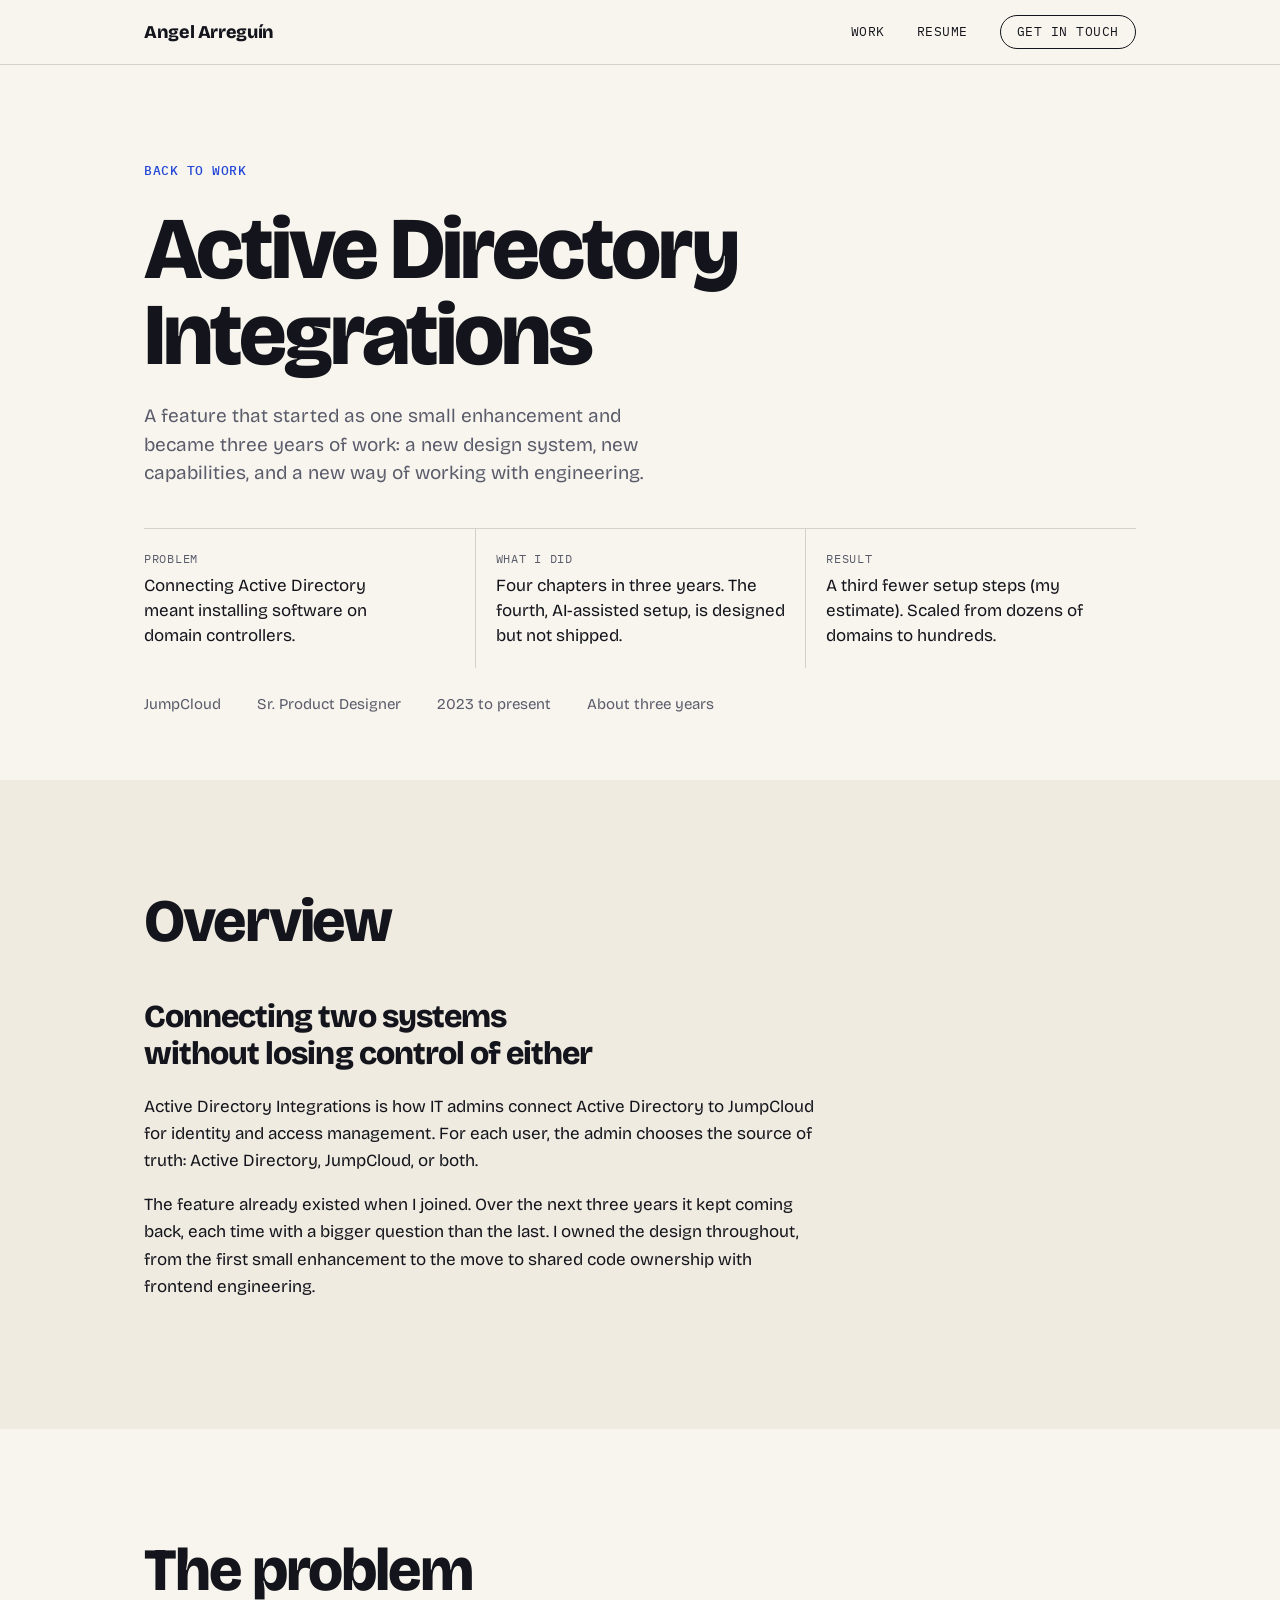
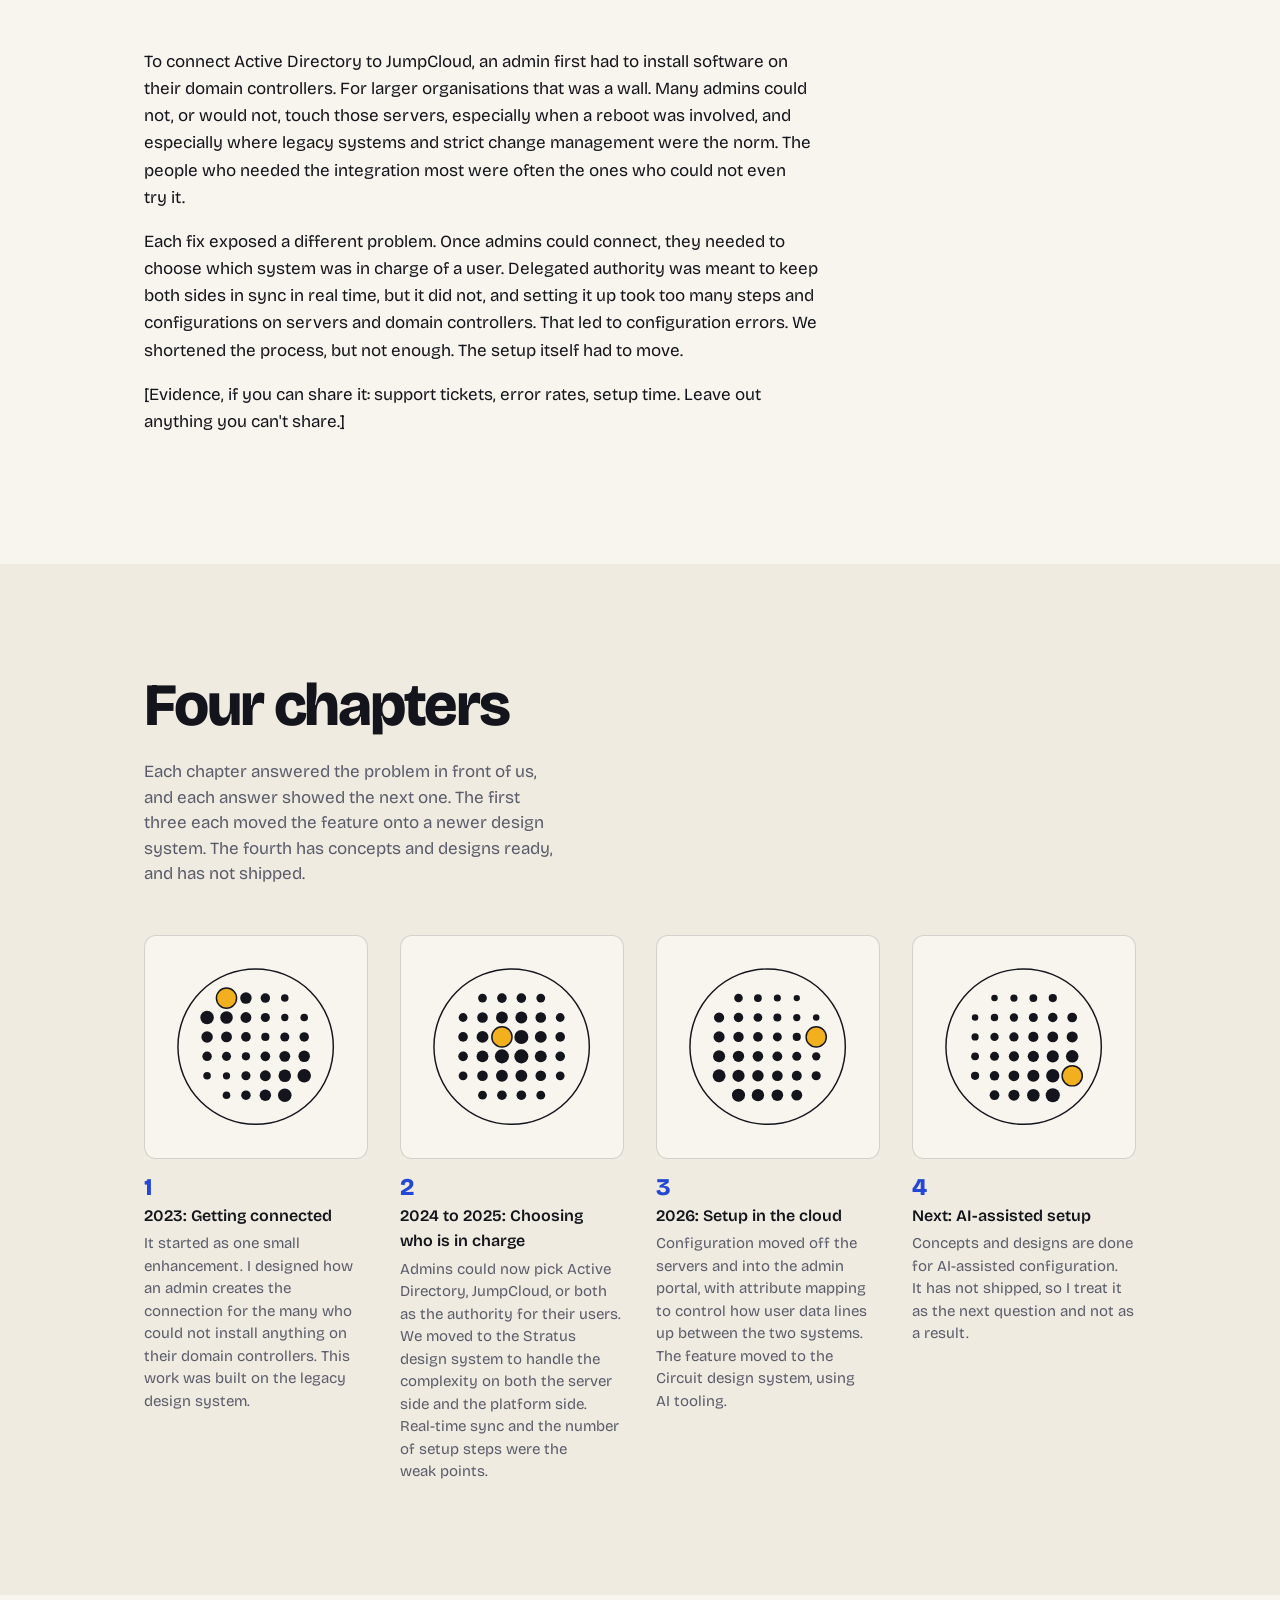
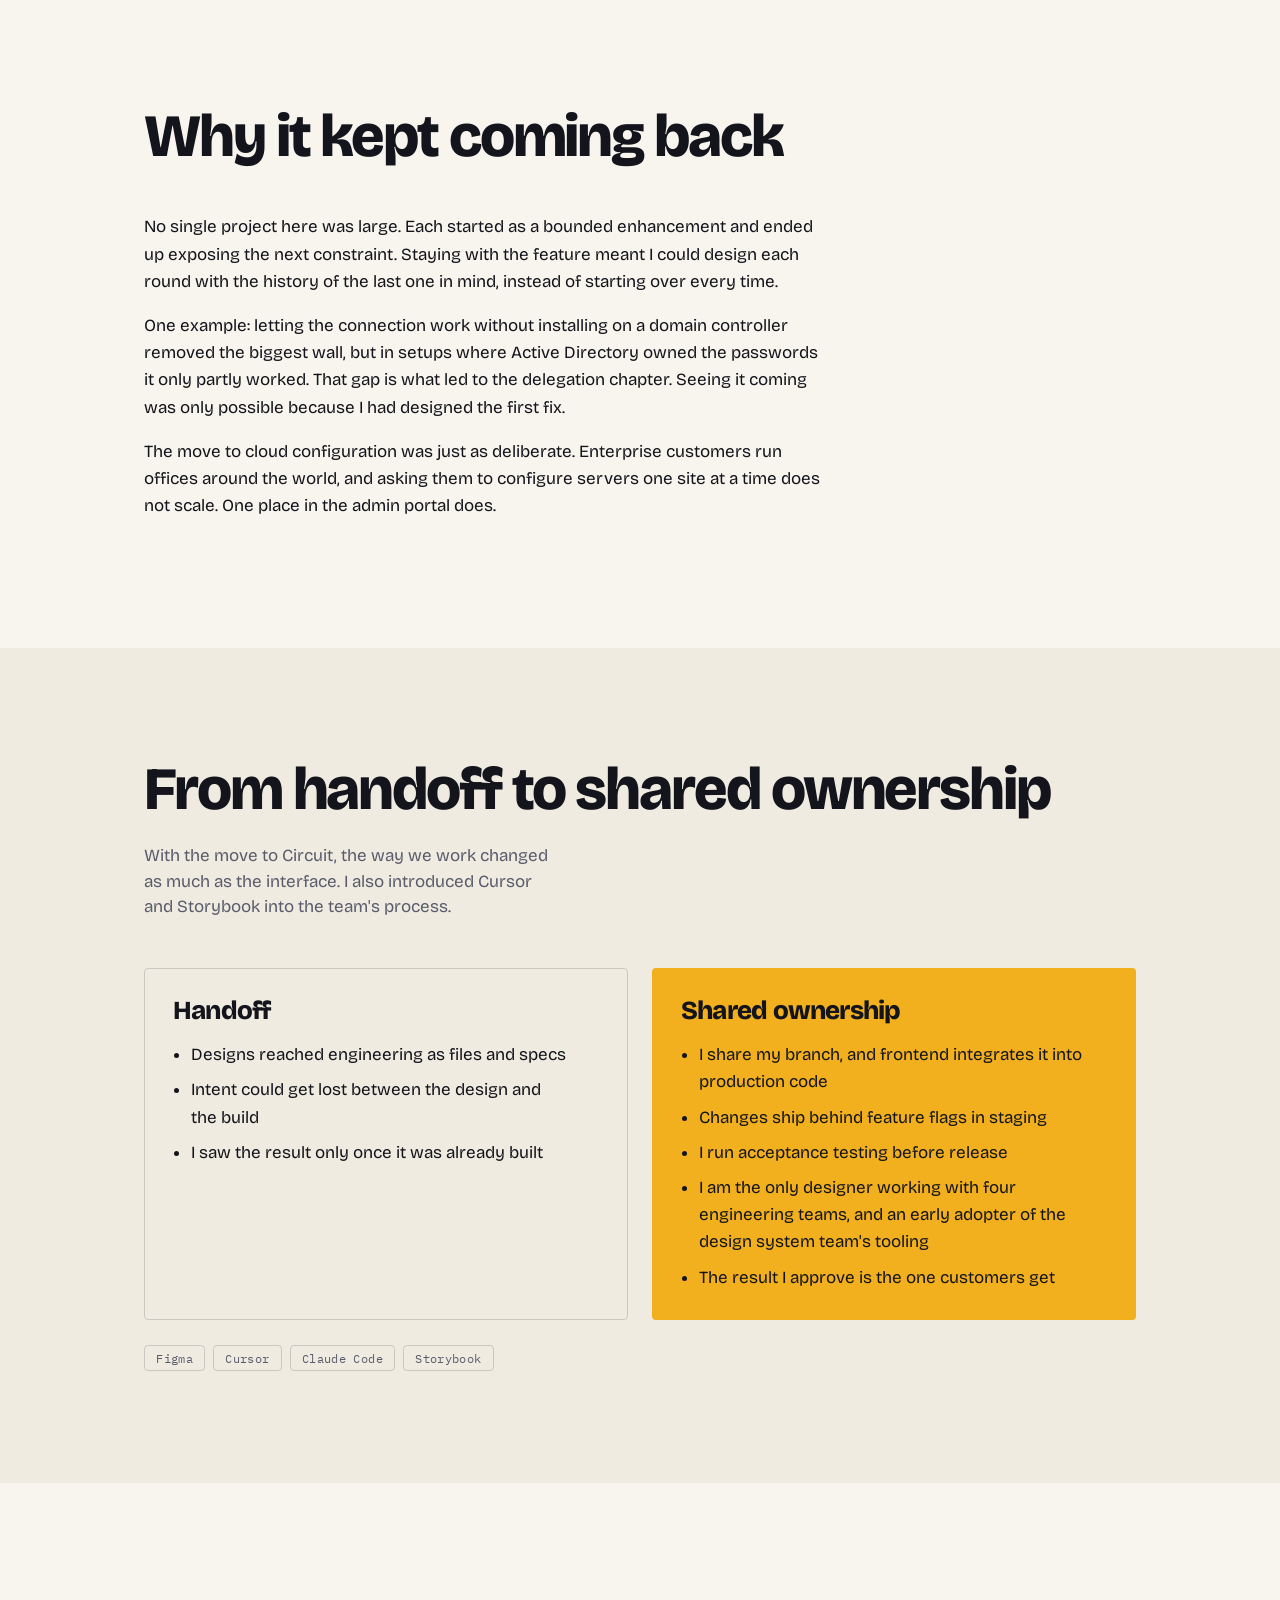
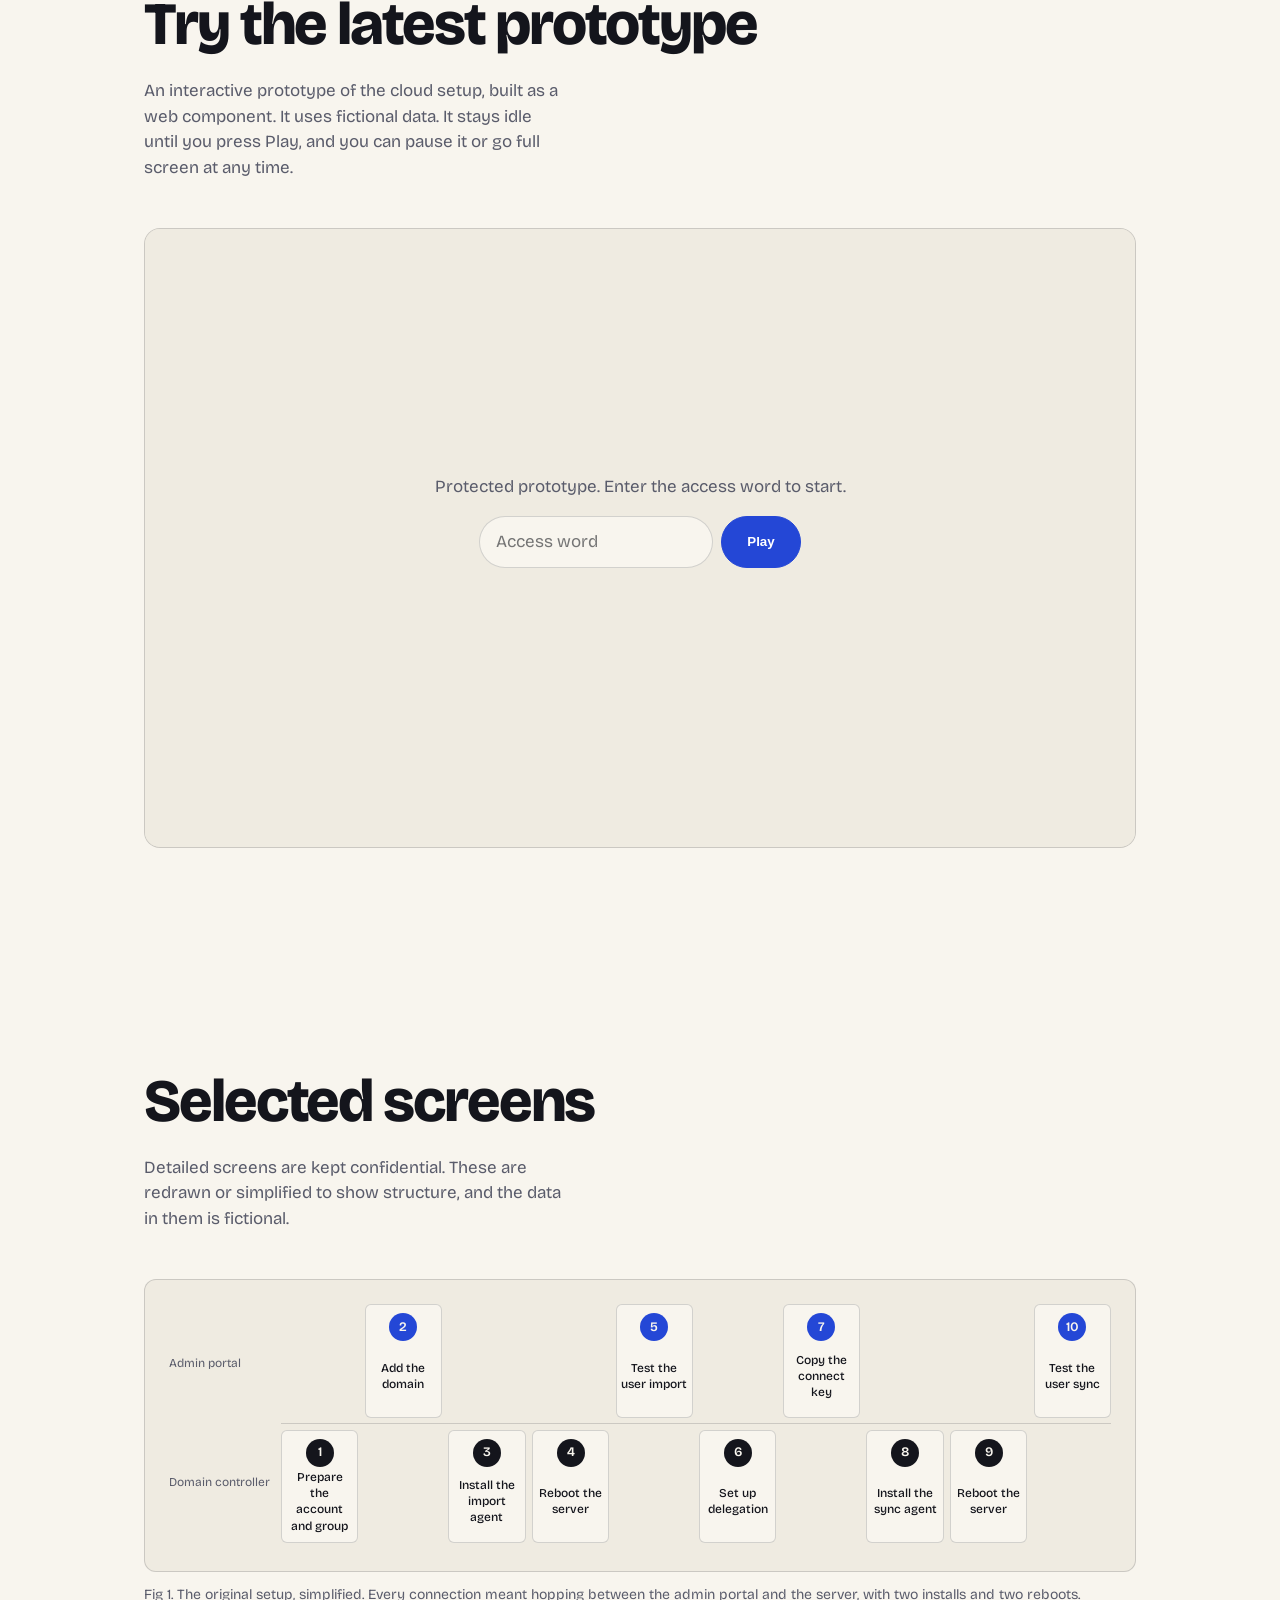
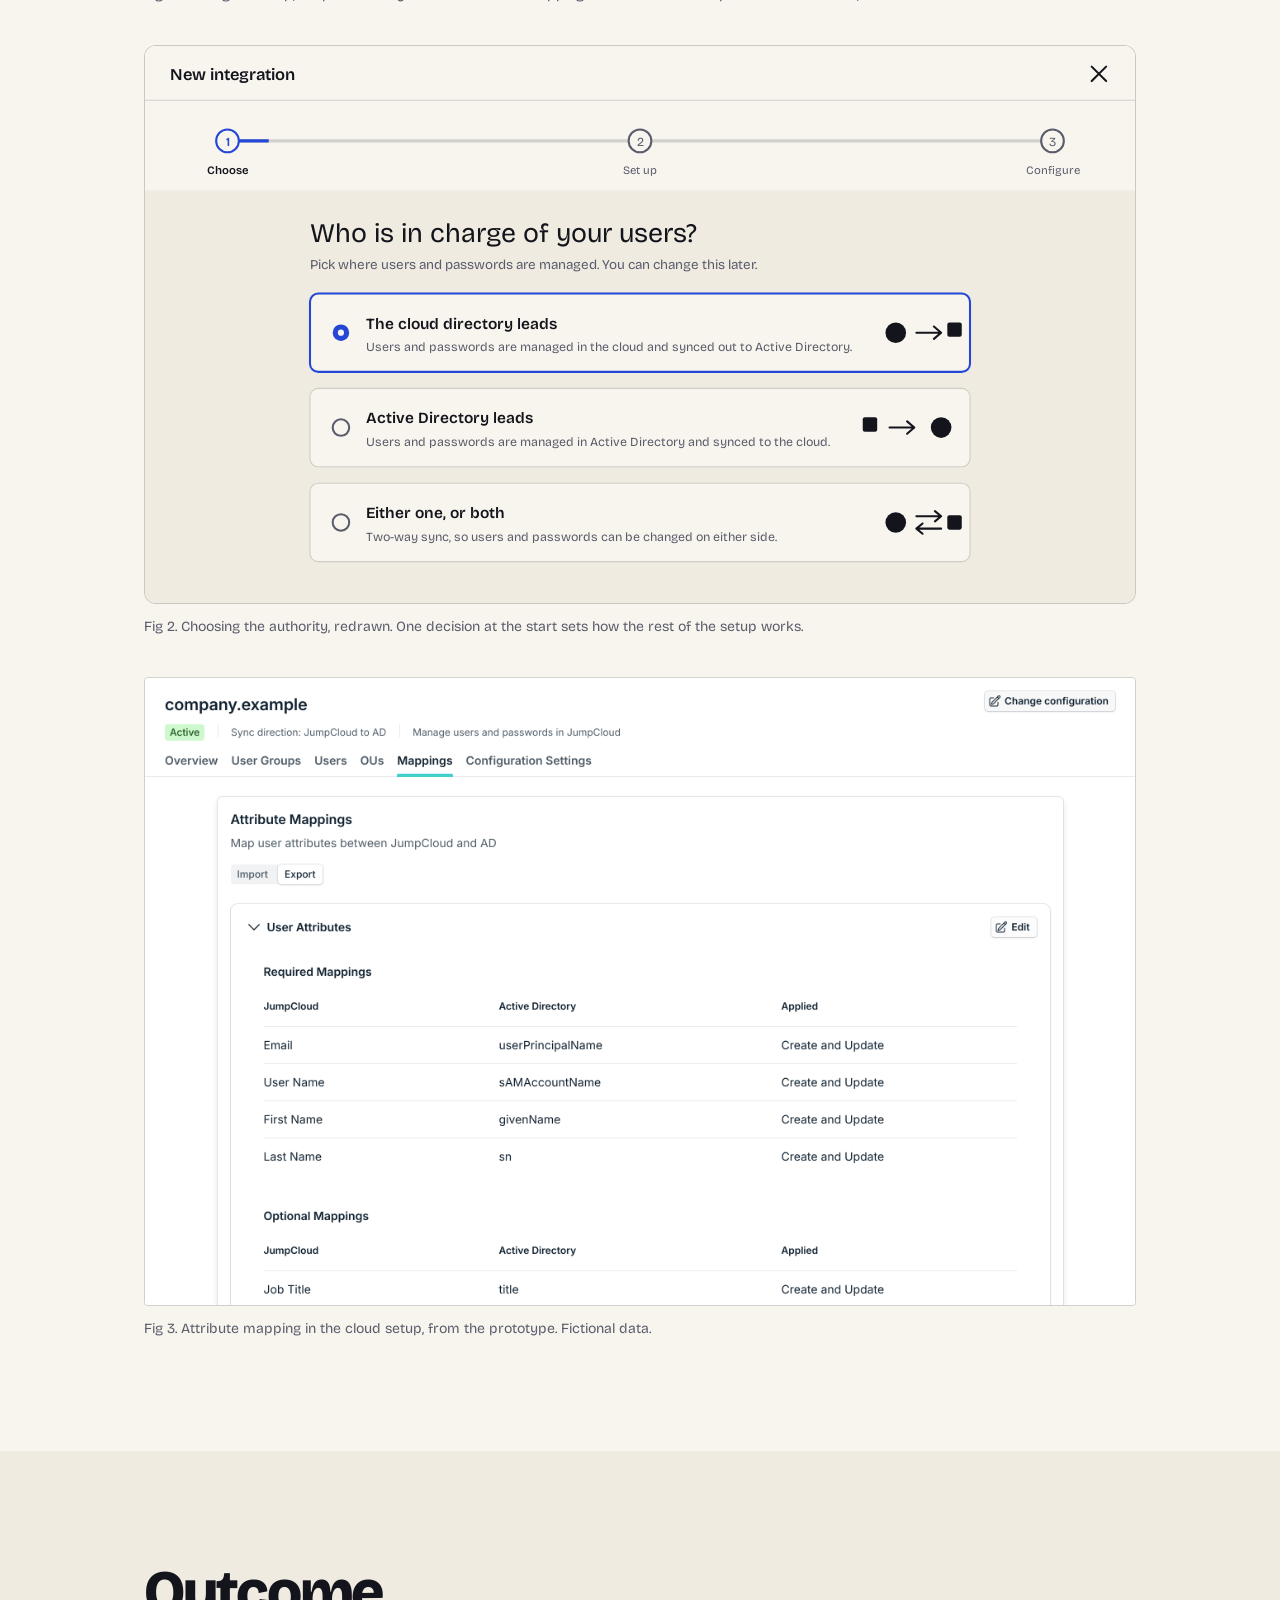
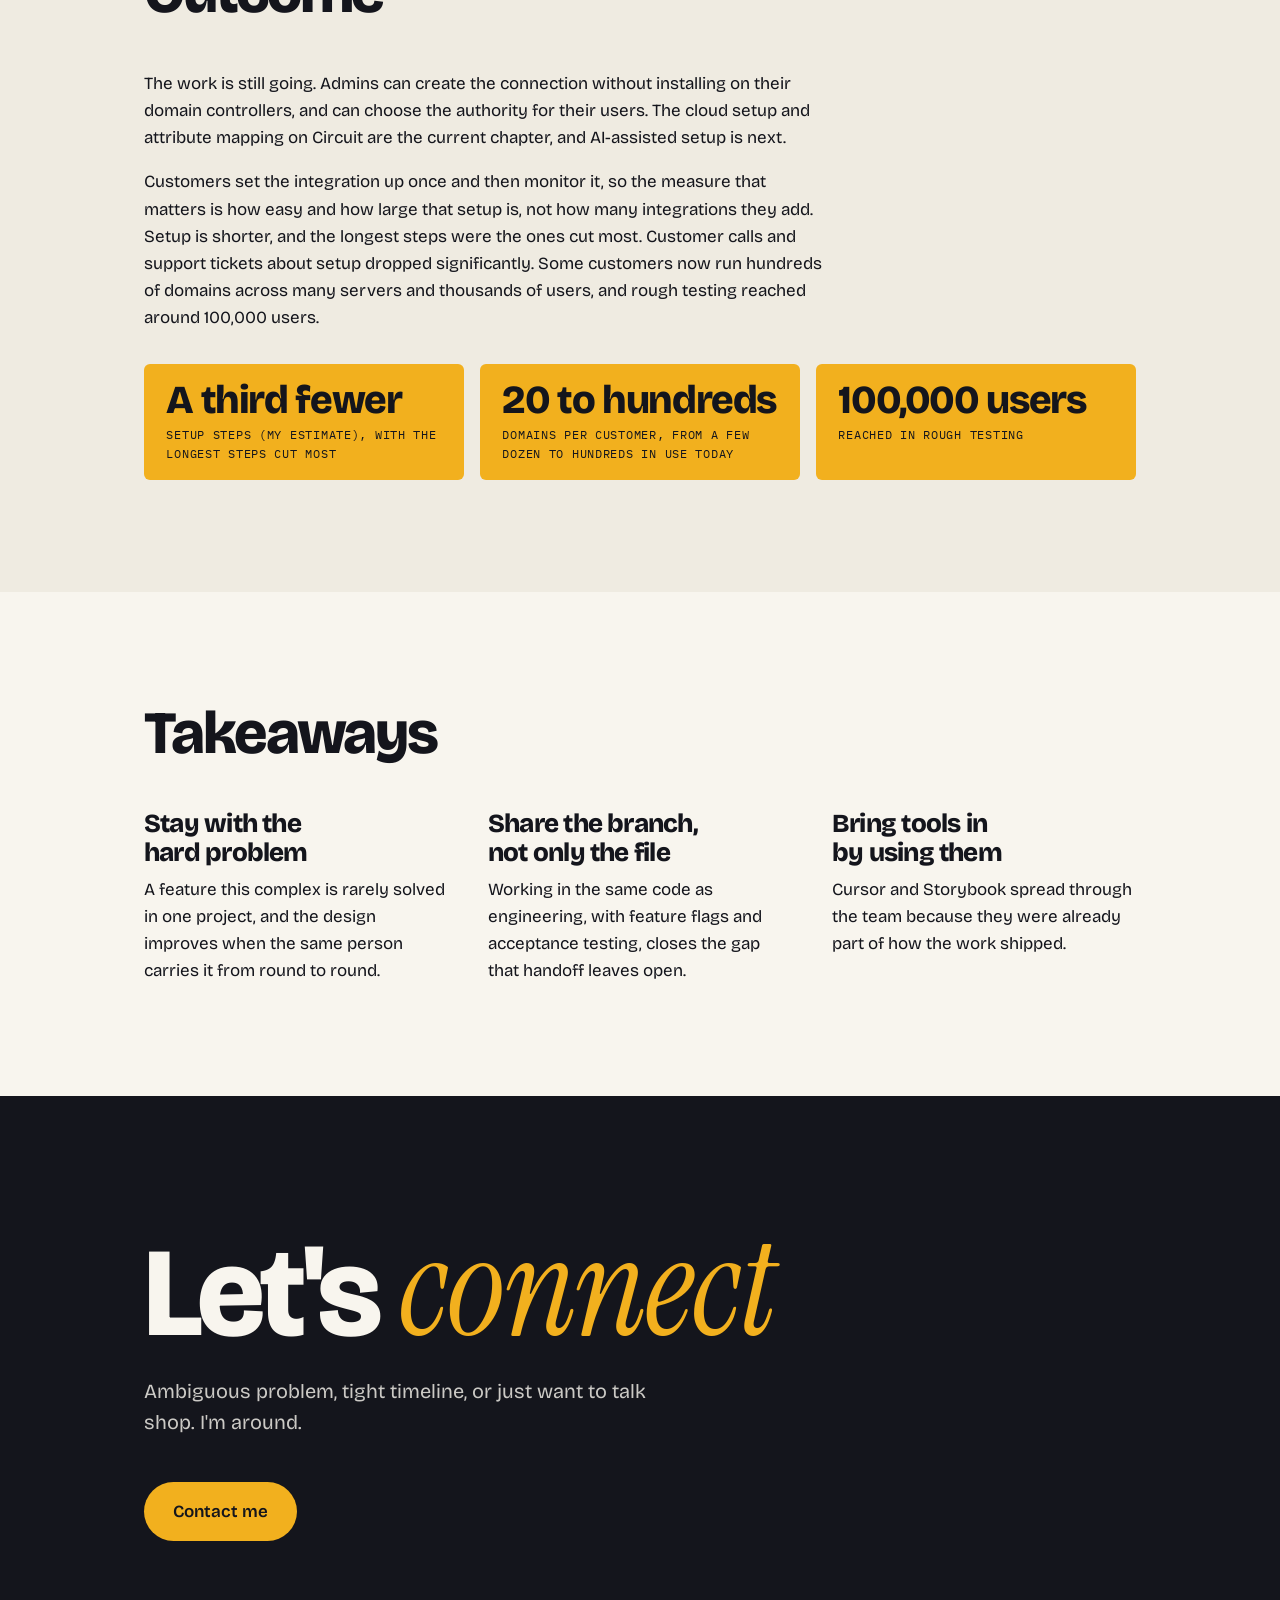
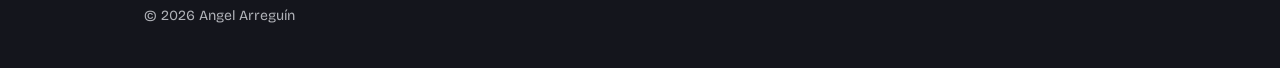
<file: prototype/frame.html>
<!doctype html>
<html lang="en">
<head>
<meta charset="utf-8">
<meta name="viewport" content="width=device-width, initial-scale=1">
<meta name="robots" content="noindex">
<title>Prototype</title>
<style>html,body{margin:0;height:100%;overflow:hidden}adi-prototype{display:block;height:100vh}</style>
</head>
<body>
<adi-prototype></adi-prototype>
<script>
/* Only run inside the portfolio page; opened directly or framed elsewhere, show nothing. */
(function () {
  var ok = false;
  try { ok = window.top !== window && window.top.location.hostname === location.hostname; } catch (e) { ok = false; }
  /* This frame is sandboxed, so top.location is unreadable: treat a parent frame as the signal. */
  if (window.top === window) { location.replace('../jumpcloud.html#prototype'); return; }
  document.addEventListener('contextmenu', function (e) { e.preventDefault(); });
  var s = document.createElement('script');
  s.src = 'adi-prototype.js';
  document.body.appendChild(s);
})();
</script>
</body>
</html>
</file>
<file: site.css>
/* ==========================================================================
   site.css: Luis Angel Arreguín portfolio, redesign v2
   Replaces style.css for pages that link to it. Old pages keep style.css.
   v3 (2026-11): warm paper, Bricolage Grotesque + Instrument Serif italic + IBM Plex Mono.
   Fonts (load in each page's <head>): see FONTS_LINK in CLAUDE.md.
   The block at the bottom, "Redesign v3", overrides the older rules above it.
   ========================================================================== */

:root {
  /* Color */
  --chalk: #F8F5EE;        /* warm paper */
  --chalk-deep: #EFEBE1;   /* tinted bands and panels */
  --ink: #14151C;          /* text, headlines */
  --cobalt: #2447D6;       /* accent: links, rules, one headline */
  --marigold: #F2B01E;     /* fills only, always with ink text */
  --slate: #5A5C6B;        /* secondary text */
  --plum: #14151C;         /* dark close band (contact) */
  --mid: #252B4A;          /* mid-dark band: lighter than contact */
  --mid-ink: #F4F1EA;
  --mid-slate: #B4B8D0;
  --line: rgba(18, 20, 31, .16);

  /* Gradients: same blue family. "shine" is the headline gloss, "glow" the dark-band version. */
  --grad: linear-gradient(90deg, #1B35B8 0%, #3D6BFF 100%);
  --grad-shine: linear-gradient(100deg, #1B35B8 0%, #3D6BFF 55%, #5F8AFF 88%, #3D6BFF 100%);
  --grad-night: linear-gradient(95deg, #4E7DFF 0%, #7FB0FF 50%, #8FDBFF 100%);

  /* Type */
  --font-display: "Bricolage Grotesque", "Helvetica Neue", Arial, sans-serif;
  --font-serif: "Instrument Serif", Georgia, "Times New Roman", serif;
  --font-mono: "IBM Plex Mono", ui-monospace, Menlo, monospace;
  --font-body: "Bricolage Grotesque", system-ui, -apple-system, "Segoe UI", sans-serif;

  /* Layout */
  --measure: 40rem;
  --wide: 68rem;
  --gutter: clamp(1.25rem, 5vw, 3rem);
  --ease: cubic-bezier(.22, .61, .36, 1);
}

*, *::before, *::after { box-sizing: border-box; }

html { scroll-behavior: smooth; scroll-padding-top: 5rem; overflow-x: hidden; }

body {
  margin: 0;
  background: var(--chalk);
  color: var(--ink);
  font-family: var(--font-body);
  font-size: 1.0625rem;
  line-height: 1.7;
  -webkit-font-smoothing: antialiased;
}

img { max-width: 100%; display: block; }
a { color: inherit; }
h1, h2, h3, h4, p, ul, dl, figure { margin-top: 0; }

:focus-visible { outline: 2px solid var(--cobalt); outline-offset: 3px; border-radius: 2px; }
.band-dark :focus-visible { outline-color: var(--marigold); }

.wrap { max-width: var(--wide); margin: 0 auto; padding: 0 var(--gutter); }

/* --------------------------------------------------------------------------
   Header
   -------------------------------------------------------------------------- */
.site-header {
  position: sticky;
  top: 0;
  z-index: 20;
  background: rgba(248, 245, 238, .88);
  -webkit-backdrop-filter: blur(10px);
  backdrop-filter: blur(10px);
  border-bottom: 1px solid var(--line);
}
.site-header .wrap { display: flex; align-items: center; justify-content: space-between; height: 4rem; }
.logo { font-family: var(--font-display); font-size: 1.35rem; text-decoration: none; white-space: nowrap; }
.site-header nav { display: flex; align-items: center; gap: clamp(1rem, 3vw, 2rem); font-size: .9375rem; }
.site-header nav a { text-decoration: none; }
.site-header nav a:not(.nav-cta):hover { text-decoration: underline; text-underline-offset: .3em; }
.nav-cta {
  white-space: nowrap;
  border: 1px solid var(--ink);
  border-radius: 999px;
  padding: .35rem 1rem;
  transition: background .24s var(--ease), color .24s var(--ease);
}
.nav-cta:hover { background: var(--ink); color: var(--chalk); }

/* --------------------------------------------------------------------------
   Hero
   -------------------------------------------------------------------------- */
.hero { position: relative; isolation: isolate; overflow: hidden; padding: clamp(3rem, 6vw, 5rem) 0 clamp(3rem, 6vw, 5rem); }
/* soft color clouds behind the headline, so the gloss has something to catch */
.hero::before,
.hero::after { content: ""; position: absolute; z-index: -1; pointer-events: none; }
.hero::before { top: -25%; right: 0; width: 60%; height: 95%; background: radial-gradient(closest-side, rgba(61, 107, 255, .20), rgba(61, 107, 255, 0)); }
.hero::after { bottom: -25%; left: 0; width: 55%; height: 80%; background: radial-gradient(closest-side, rgba(43, 180, 255, .08), rgba(43, 180, 255, 0)); }
.hero-top {
  display: grid;
  grid-template-columns: minmax(0, 1.7fr) minmax(0, 1fr);
  gap: clamp(2rem, 5vw, 4rem);
}
.hero h1 {
  margin: 0;
  font-family: var(--font-display);
  font-weight: 400;
  font-size: clamp(2.75rem, 1rem + 5.4vw, 5.5rem);
  line-height: .96;
  letter-spacing: -.02em;
  text-wrap: balance;
}
.accent {
  color: var(--cobalt); /* fallback if background-clip: text is unsupported */
  background-image: var(--grad-shine);
  -webkit-background-clip: text;
  background-clip: text;
  -webkit-text-fill-color: transparent;
  -webkit-box-decoration-break: clone;
  box-decoration-break: clone;
  filter: drop-shadow(0 .04em .12em rgba(47, 107, 255, .2));
}

/* The art fills the headline's height, so the two line up top and bottom */
.hero .hero-art { position: relative; }
.hero .hero-art svg { position: absolute; inset: 0; width: 100%; height: 100%; }

.hero-intro { margin-top: clamp(2rem, 4vw, 3rem); }
.hero-sub { max-width: 36rem; margin-bottom: 2rem; font-size: 1.125rem; line-height: 1.65; }
.cta-row { display: flex; flex-wrap: wrap; gap: 1rem; align-items: center; }

.btn-primary,
.btn-secondary {
  display: inline-block;
  border-radius: 999px;
  padding: .85rem 1.6rem;
  font-weight: 600;
  text-decoration: none;
  transition: background .24s var(--ease), color .24s var(--ease);
}
.btn-primary {
  background: linear-gradient(180deg, rgba(255, 255, 255, .38), rgba(255, 255, 255, 0) 52%), var(--grad);
  background-color: var(--cobalt);
  color: #fff;
  border: 1px solid transparent;
  box-shadow: 0 10px 28px -8px rgba(47, 107, 255, .65), inset 0 1px 0 rgba(255, 255, 255, .6), inset 0 -2px 6px rgba(15, 42, 158, .35);
}
.btn-primary:hover { background: var(--ink); box-shadow: none; }
.btn-secondary { border: 1px solid var(--ink); }
.btn-secondary:hover { background: var(--ink); color: var(--chalk); }

.traits {
  list-style: none;
  display: flex;
  flex-wrap: wrap;
  gap: .5rem 2.5rem;
  margin: clamp(3rem, 6vw, 4.5rem) 0 1.5rem;
  padding: 1.5rem 0 0;
  border-top: 1px solid var(--line);
  font-family: var(--font-display);
  font-size: 1.5rem;
}
.expertise { list-style: none; display: flex; flex-wrap: wrap; gap: .5rem; margin: 0; padding: 0; }

.chip,
.pill {
  display: inline-block;
  border: 1px solid var(--line);
  border-radius: 3px;
  padding: .15rem .7rem;
  font-size: .8125rem;
  line-height: 1.6;
  text-decoration: none;
}
a.chip:hover { border-color: var(--ink); }
.pill--ai { background: var(--marigold); border-color: transparent; }

/* --------------------------------------------------------------------------
   Generated art
   -------------------------------------------------------------------------- */
.art svg { display: block; width: 100%; height: auto; overflow: visible; }
.art .bezel { fill: none; stroke: var(--ink); stroke-width: 1.5; }
.art .cell { fill: var(--ink); stroke: none; }
.art .axis { stroke: var(--ink); stroke-width: 1.5; fill: none; }
.art .lens-ring { fill: none; stroke: var(--ink); stroke-width: 3; }
.art .lens-handle { stroke: var(--ink); stroke-width: 9; stroke-linecap: round; }
.art .ring { fill: var(--chalk); stroke: var(--ink); stroke-width: 1.5; }
.art .bezel.hit { fill: var(--marigold); }
.art--cobalt .bezel.hit { fill: var(--cobalt); }
.art .hit { fill: var(--marigold); stroke: var(--ink); stroke-width: 1.5; }
.art--cobalt .hit { fill: var(--cobalt); stroke: var(--cobalt); }

@keyframes cell-in { from { opacity: 0; } to { opacity: 1; } }
@keyframes hit-fill { from { fill: transparent; } }

.art[data-animate] .cell { animation: cell-in .5s var(--ease) var(--d, 0ms) both; }
.art[data-animate] .hit {
  animation: cell-in .5s var(--ease) var(--d, 0ms) both, hit-fill .7s var(--ease) 1.3s both;
}

@media (prefers-reduced-motion: reduce) {
  html { scroll-behavior: auto; }
  .art[data-animate] .cell,
  .art[data-animate] .hit { animation: none; }
}

/* --------------------------------------------------------------------------
   Sections
   -------------------------------------------------------------------------- */
.section { padding: clamp(4rem, 9vw, 7rem) 0; }
.section--tint { background: var(--chalk-deep); }

.section-head { margin-bottom: 3.5rem; }
.section-title {
  font-family: var(--font-display);
  font-weight: 400;
  font-size: clamp(2.5rem, 1.4rem + 4vw, 4.75rem);
  line-height: 1;
  letter-spacing: -.015em;
  margin-bottom: 0;
}
.section-title::after {
  content: "";
  display: block;
  width: 3.5rem;
  height: 3px;
  margin-top: 1.25rem;
  background: var(--grad);
}
.section-lede { max-width: var(--measure); color: var(--slate); margin: 1.5rem 0 0; }

.panel { background: var(--chalk-deep); border: 1px solid var(--line); border-radius: 4px; }
.section--tint .panel { background: var(--chalk); }

.link { color: var(--cobalt); font-weight: 600; text-decoration-thickness: 2px; text-underline-offset: .25em; }
.link:hover { color: var(--ink); }

/* --------------------------------------------------------------------------
   Now at JumpCloud
   -------------------------------------------------------------------------- */
.jc { display: grid; grid-template-columns: minmax(0, 1.1fr) minmax(0, 1fr); gap: clamp(2rem, 5vw, 4.5rem); align-items: start; }
.jc-title {
  font-family: var(--font-display);
  font-weight: 400;
  font-size: clamp(2rem, 1.3rem + 2.4vw, 3rem);
  line-height: 1.05;
  margin-bottom: 1.75rem;
}
.facts { margin: 0; }
.facts dt { margin-top: 1.5rem; font-size: .9375rem; font-weight: 600; color: var(--cobalt); }
.facts dt:first-child { margin-top: 0; }
.facts dd { margin: .25rem 0 0; max-width: var(--measure); }

.metrics { display: flex; flex-wrap: wrap; gap: 1rem; margin-top: 2rem; }
.metrics .metric { margin-top: 0; flex: 1 1 14rem; display: block; }
.metric { display: inline-block; margin-top: 2rem; padding: 1rem 1.4rem; background: var(--marigold); color: var(--ink); border-radius: 4px; }
.metric-value { display: block; font-family: var(--font-display); font-size: clamp(1.75rem, 1.2rem + 1.6vw, 2.5rem); line-height: 1.05; }
.metric-label { display: block; font-size: .875rem; }

.tool-line { display: flex; flex-wrap: wrap; gap: .5rem; margin-top: 1.5rem; }

.shot { margin: 0; }
.shot .frame { display: grid; place-items: center; aspect-ratio: 4 / 3; padding: 8%; }
.shot--wide .frame { aspect-ratio: 16 / 9; }
.shot .frame .art { width: 62%; }
.shot img { width: 100%; height: auto; border: 1px solid var(--line); border-radius: 4px; }
.shot figcaption { margin-top: .75rem; color: var(--slate); font-size: .875rem; line-height: 1.5; }

/* --------------------------------------------------------------------------
   Selected work
   -------------------------------------------------------------------------- */
.feature {
  display: grid;
  grid-template-columns: minmax(0, 1fr) minmax(0, 1fr);
  gap: clamp(2rem, 5vw, 5rem);
  align-items: center;
  padding: 3.5rem 0;
  border-top: 1px solid var(--line);
}
.feature:first-child { border-top: 0; padding-top: 0; }
.feature:last-child { padding-bottom: 0; }
.feature--flip .feature-art { order: -1; }
.feature-meta { margin-bottom: .75rem; color: var(--slate); font-size: .9375rem; }
.feature h3 {
  font-family: var(--font-display);
  font-weight: 400;
  font-size: clamp(2rem, 1.3rem + 2.4vw, 3rem);
  line-height: 1.05;
  letter-spacing: -.015em;
  margin-bottom: 1.25rem;
}
.feature p { max-width: var(--measure); }
.feature-art { padding: 8%; }

/* --------------------------------------------------------------------------
   More work
   -------------------------------------------------------------------------- */
.work-list { list-style: none; margin: 0; padding: 0; border-top: 1px solid var(--line); }
.work-list li { border-bottom: 1px solid var(--line); }
.work-row {
  display: grid;
  grid-template-columns: minmax(0, 1.1fr) minmax(0, 1.6fr);
  gap: 1rem 3rem;
  align-items: baseline;
  padding: 2rem 0;
  text-decoration: none;
}
.work-row h3 {
  font-family: var(--font-display);
  font-weight: 400;
  font-size: clamp(1.375rem, 1.1rem + 1vw, 1.75rem);
  line-height: 1.15;
  margin: 0;
  transition: color .24s var(--ease);
}
.work-row:hover h3 { color: var(--cobalt); }
.work-row .tags { display: block; margin-top: .5rem; color: var(--slate); font-size: .875rem; }
.work-row p { margin: 0; max-width: var(--measure); }

/* --------------------------------------------------------------------------
   Resume
   -------------------------------------------------------------------------- */
.r-block { margin-top: 4.5rem; }
.r-block:first-child { margin-top: 0; }
.r-heading { font-family: var(--font-body); font-weight: 600; font-size: 1.25rem; line-height: 1.3; margin-bottom: 1rem; }
.r-intro { max-width: var(--measure); margin-bottom: 1.75rem; color: var(--slate); }

.fact-value { margin: 0; font-size: 1.0625rem; line-height: 1.5; }

.profile-row {
  display: grid;
  grid-template-columns: 8rem minmax(0, 1fr);
  gap: .75rem 2rem;
  padding: 1.25rem 0;
  border-top: 1px solid var(--line);
}
.profile-row:last-child { border-bottom: 1px solid var(--line); }
.profile-row h4 { margin: 0; font-size: .9375rem; font-weight: 600; color: var(--cobalt); }
.plain-list { list-style: none; display: grid; gap: .5rem; margin: 0; padding: 0; line-height: 1.5; }
.tool-groups { display: grid; gap: .9rem; }
.tool-group { display: flex; flex-wrap: wrap; align-items: center; gap: .5rem; }
.tool-group-label { min-width: 8rem; color: var(--slate); font-size: .875rem; }

.table-wrap { overflow-x: auto; }
.nice-table { width: 100%; min-width: 36rem; table-layout: fixed; border-collapse: collapse; font-size: .9375rem; line-height: 1.5; }
.nice-table th {
  padding: .75rem 1.25rem .75rem 0;
  border-bottom: 1px solid var(--ink);
  color: var(--slate);
  font-size: .8125rem;
  font-weight: 600;
  text-align: left;
}
.nice-table td { padding: 1rem 1.25rem 1rem 0; border-bottom: 1px solid var(--line); vertical-align: top; }
.nice-table th:nth-child(1), .nice-table th:nth-child(2) { width: 40%; }
.nice-table th:nth-child(3) { width: 20%; }
.nice-table--cred td:not(:first-child) { vertical-align: bottom; }
.cell-primary { font-weight: 600; }
.cell-sub { display: block; color: var(--slate); font-size: .8125rem; font-weight: 400; }
.cell-date { white-space: nowrap; color: var(--slate); }
.status-tag { display: inline-block; padding: .1rem .65rem; background: var(--marigold); color: var(--ink); border-radius: 3px; font-size: .8125rem; font-weight: 600; }
.type-badge { display: inline-block; margin-bottom: .2rem; color: var(--cobalt); font-size: .75rem; font-weight: 600; }

/* --------------------------------------------------------------------------
   Contact band and footer
   -------------------------------------------------------------------------- */
.band-dark { background: var(--plum); color: var(--chalk); }
.contact { position: relative; isolation: isolate; overflow: hidden; padding: clamp(5rem, 10vw, 8rem) 0 4rem; }
.contact::before,
.contact::after { content: ""; position: absolute; z-index: -1; pointer-events: none; }
.contact::before { top: -30%; right: 0; width: 60%; height: 110%; background: radial-gradient(closest-side, rgba(61, 107, 255, .45), rgba(61, 107, 255, 0)); }
.contact::after { bottom: -30%; left: 0; width: 50%; height: 80%; background: radial-gradient(closest-side, rgba(60, 200, 255, .26), rgba(60, 200, 255, 0)); }
.shine {
  color: #7FB0FF; /* fallback */
  background-image: var(--grad-night);
  -webkit-background-clip: text;
  background-clip: text;
  -webkit-text-fill-color: transparent;
  filter: drop-shadow(0 0 .28em rgba(110, 170, 255, .55));
}
.contact-headline {
  font-family: var(--font-display);
  font-weight: 400;
  font-size: clamp(3.5rem, 1.5rem + 8vw, 8.5rem);
  line-height: .95;
  letter-spacing: -.02em;
  margin-bottom: 1.5rem;
}
.contact-sub { max-width: 32rem; font-size: 1.25rem; line-height: 1.55; color: rgba(236, 238, 244, .88); }
.btn-contact {
  display: inline-block;
  margin-top: 1.5rem;
  padding: 1rem 1.8rem;
  background: linear-gradient(95deg, #4E7DFF 0%, #7FB0FF 100%);
  color: #0F1330;
  border-radius: 999px;
  font-weight: 600;
  text-decoration: none;
  box-shadow: 0 0 34px -4px rgba(110, 170, 255, .75), inset 0 1px 0 rgba(255, 255, 255, .55);
  transition: background .24s var(--ease), box-shadow .24s var(--ease);
}
.btn-contact:hover { background: var(--chalk); box-shadow: 0 0 40px -2px rgba(143, 219, 255, .8); }

.footer-columns {
  display: grid;
  grid-template-columns: repeat(3, minmax(0, 1fr));
  gap: 2.5rem;
  margin-top: 5rem;
  padding-top: 2.5rem;
  border-top: 1px solid rgba(236, 238, 244, .22);
}
.footer-col h4 { margin-bottom: 1rem; font-size: .9375rem; font-weight: 600; color: var(--marigold); }
.footer-col ul { list-style: none; display: grid; gap: .5rem; margin: 0; padding: 0; }
.footer-col a { color: var(--chalk); text-decoration: none; }
.footer-col a:hover { text-decoration: underline; text-decoration-color: var(--marigold); text-underline-offset: .3em; }

.site-footer { background: var(--plum); color: rgba(236, 238, 244, .72); font-size: .875rem; padding-bottom: 2.5rem; }

/* --------------------------------------------------------------------------
   Case study page (jumpcloud.html and future pages)
   -------------------------------------------------------------------------- */
.page-hero { padding: clamp(3.5rem, 8vw, 6rem) 0 clamp(2.5rem, 5vw, 4rem); }
.page-hero:has(.meta-grid) { padding-bottom: 0; }
.back { display: inline-block; margin-bottom: 2rem; color: var(--cobalt); font-weight: 600; text-decoration: none; }
.back:hover { color: var(--ink); text-decoration: underline; text-underline-offset: .3em; }
.page-title {
  font-family: var(--font-display);
  font-weight: 400;
  font-size: clamp(2.75rem, 1.2rem + 6vw, 6rem);
  line-height: .98;
  letter-spacing: -.02em;
  max-width: 16ch;
  margin-bottom: 1.5rem;
}
.page-lede { max-width: 36rem; font-size: 1.25rem; line-height: 1.55; }
.meta-list { list-style: none; display: flex; flex-wrap: wrap; gap: .5rem 2.25rem; margin: 2rem 0 0; padding: 0; color: var(--slate); font-size: .9375rem; }

.body-text p { max-width: var(--measure); }
.body-sub { font-family: var(--font-display); font-weight: 400; font-size: clamp(1.5rem, 1.1rem + 1.2vw, 2rem); line-height: 1.15; margin-bottom: 1.25rem; max-width: 24ch; }

.steps { list-style: none; display: grid; grid-template-columns: repeat(4, minmax(0, 1fr)); gap: 2rem; margin: 3rem 0 0; padding: 0; }
.step-art { aspect-ratio: 1; display: grid; place-items: center; padding: 14%; }
.step-art .art { width: 100%; }
.step-num { display: block; margin: 1rem 0 .25rem; font-family: var(--font-display); font-size: 1.5rem; line-height: 1; color: var(--cobalt); }
.step h3 { margin: 0 0 .25rem; font-size: 1rem; font-weight: 600; }
.step p { margin: 0; color: var(--slate); font-size: .9375rem; line-height: 1.5; }

.compare { display: grid; grid-template-columns: 1fr 1fr; gap: 1.5rem; margin-top: 2.5rem; }
.compare > div { padding: 1.75rem; border: 1px solid var(--line); border-radius: 4px; }
.compare .with { background: var(--marigold); border-color: transparent; color: var(--ink); }
.compare h3 { margin-bottom: 1rem; font-family: var(--font-display); font-weight: 400; font-size: 1.625rem; line-height: 1.1; }
.compare ul { display: grid; gap: .5rem; margin: 0; padding-left: 1.1rem; }

.screens { display: grid; gap: 2.5rem; margin-top: 2rem; }
.note { max-width: 38rem; color: var(--slate); font-size: .9375rem; }

.takeaways { display: grid; grid-template-columns: repeat(3, minmax(0, 1fr)); gap: 2.5rem; }
.takeaways h3 { margin-bottom: .5rem; font-family: var(--font-display); font-weight: 400; font-size: 1.625rem; line-height: 1.1; }
.takeaways p { margin: 0; }

/* --------------------------------------------------------------------------
   Responsive
   -------------------------------------------------------------------------- */
@media (max-width: 860px) {
  .hero-top, .jc, .feature, .work-row, .compare, .takeaways, .footer-columns { grid-template-columns: 1fr; }
  .hero .hero-art { position: static; max-width: 22rem; }
  .hero .hero-art svg { position: static; height: auto; }
  .feature--flip .feature-art { order: 0; }
  .profile-row { grid-template-columns: 1fr; }
  .steps { grid-template-columns: 1fr 1fr; }
  .tool-group-label { min-width: 100%; }
}

@media (max-width: 480px) {
  .site-header nav { gap: .85rem; font-size: .875rem; }
  .site-header nav a[href$="#resume"] { display: none; }
  .logo { font-size: 1.05rem; }
  .nav-cta { padding: .3rem .85rem; }
  .steps { grid-template-columns: 1fr; }
}

/* --------------------------------------------------------------------------
   Case study pages (lynit, polistat, and the rest)
   -------------------------------------------------------------------------- */
.cs-hero-grid {
  display: grid;
  grid-template-columns: minmax(0, 1.5fr) minmax(0, 1fr);
  gap: clamp(2rem, 5vw, 4rem);
  align-items: center;
}
.cs-hero-art { width: 100%; max-width: 26rem; justify-self: end; }
.cs-body { padding-bottom: clamp(4rem, 8vw, 6rem); }
.cs-kind { margin: 0 0 1rem; color: var(--slate); font-size: .9375rem; }

/* Fact sheet band: hairline above, the next section's hairline below */
.meta-grid { display: grid; grid-template-columns: minmax(0, 1fr) minmax(0, 2fr); gap: 1rem clamp(2rem, 5vw, 4rem); margin: 2rem 0 0; padding: 1.5rem 0; border-top: 1px solid var(--line); }
.meta-grid dt { color: var(--slate); font-size: .75rem; letter-spacing: .04em; line-height: 1.4; }
.meta-grid dd { margin: .2rem 0 0; font-weight: 500; line-height: 1.5; }

.cs-section {
  display: grid;
  grid-template-columns: minmax(0, 1fr) minmax(0, 2fr);
  gap: 1.5rem clamp(2rem, 5vw, 4rem);
  padding: 3rem 0;
  border-top: 1px solid var(--line);
}
.cs-section--full { grid-template-columns: 1fr; }
.cs-title {
  margin: 0;
  font-family: var(--font-display);
  font-weight: 400;
  font-size: clamp(1.75rem, 1.3rem + 1.4vw, 2.5rem);
  line-height: 1.15;
  letter-spacing: -.01em;
}
.cs-section:not(.cs-section--full) .cs-title { position: sticky; top: 6rem; align-self: start; }

.cs-content > :first-child { margin-top: 0; }
.cs-content p { max-width: var(--measure); }
.cs-content ul { display: grid; gap: .5rem; max-width: var(--measure); margin: 1.25rem 0; padding-left: 1.15rem; }
.cs-sub { margin: 2rem 0 .75rem; font-family: var(--font-body); font-weight: 600; font-size: 1.0625rem; line-height: 1.35; }

.stats { display: grid; grid-template-columns: repeat(auto-fit, minmax(8.5rem, 1fr)); gap: 1.5rem; margin: 2rem 0; }
.stat { padding-top: .75rem; border-top: 3px solid var(--cobalt); }
.stat-num {
  display: block;
  font-family: var(--font-display);
  font-size: clamp(1.75rem, 1.3rem + 1.2vw, 2.25rem);
  line-height: 1.05;
  overflow-wrap: break-word;
}
.stat-label { display: block; margin-top: .5rem; color: var(--slate); font-size: .9375rem; line-height: 1.4; }

.steps--3 { grid-template-columns: repeat(3, minmax(0, 1fr)); }

@media (max-width: 860px) {
  .cs-hero-grid, .cs-section { grid-template-columns: 1fr; }
  .meta-grid { grid-template-columns: 1fr 1fr; gap: 1.25rem 2rem; }
  .cs-hero-art { justify-self: start; max-width: 20rem; }
  .cs-section:not(.cs-section--full) .cs-title { position: static; }
  .steps--3 { grid-template-columns: 1fr 1fr; }
}
@media (max-width: 480px) {
  .meta-grid { grid-template-columns: 1fr; }
  .steps--3 { grid-template-columns: 1fr; }
}


/* --------------------------------------------------------------------------
   AI statement band (above the contact band)
   -------------------------------------------------------------------------- */
.ai-grid {
  display: grid;
  grid-template-columns: minmax(0, 1fr) minmax(0, 1.7fr);
  gap: clamp(2rem, 6vw, 5rem);
  align-items: center;
}
.ai-art { max-width: 20rem; }
.ai-kicker { margin: 0 0 1.5rem; font-weight: 600; color: var(--cobalt); }
.ai-kicker::after { content: ""; display: block; width: 3.5rem; height: 3px; margin-top: 1rem; background: var(--grad); }
.ai-statement {
  margin: 0;
  font-family: var(--font-display);
  font-size: clamp(1.875rem, 1rem + 3vw, 3.5rem);
  line-height: 1.12;
  letter-spacing: -.015em;
  text-wrap: balance;
}
@media (max-width: 860px) {
  .ai-grid { grid-template-columns: 1fr; }
  .ai-art { max-width: 12rem; }
}


/* --------------------------------------------------------------------------
   Cursor (see cursor.js). Only exists with a fine pointer.
   -------------------------------------------------------------------------- */
.has-cursor, .has-cursor * { cursor: none !important; }
.cursor { position: fixed; left: 0; top: 0; width: 0; height: 0; pointer-events: none; z-index: 2147483647; visibility: hidden; }
.cursor.on { visibility: visible; }
.cursor-dot { position: absolute; left: -6px; top: -6px; width: 12px; height: 12px; border-radius: 50%; background: var(--cobalt); transition: transform .18s var(--ease), background .18s var(--ease); }
.cursor.link .cursor-dot { transform: scale(3.2); background: rgba(36, 71, 214, .16); box-shadow: inset 0 0 0 1px rgba(36, 71, 214, .7); }
.cursor.label .cursor-dot { transform: scale(.7); }
.cursor-label { position: absolute; left: 14px; top: 10px; padding: .3rem .8rem; border-radius: 999px; background: var(--marigold); color: var(--ink); font: 600 .8125rem/1.2 var(--font-body); white-space: nowrap; opacity: 0; transform: scale(.8); transform-origin: 0 0; transition: opacity .14s, transform .18s var(--ease); }
.cursor.label .cursor-label { opacity: 1; transform: scale(1); }
.cursor-trail { position: fixed; inset: 0; width: 100vw; height: 100vh; pointer-events: none; z-index: 2147483646; }
/* on the dark band the dot and ring switch to light so they stay visible */
.cursor.on-dark .cursor-dot { background: #7FB0FF; }
.cursor.on-dark.link .cursor-dot { background: rgba(127, 176, 255, .2); box-shadow: inset 0 0 0 1px rgba(127, 176, 255, .8); }
@media print { .cursor, .cursor-trail { display: none; } }

/* Prototype player (jumpcloud.html): idle until Play, pausable, full screen */
.proto { max-width: 68rem; }
.proto-stage { position: relative; aspect-ratio: 16 / 10; background: var(--chalk-deep); border: 1px solid var(--line); border-radius: 1rem; overflow: hidden; }
.proto-stage:fullscreen { aspect-ratio: auto; border: 0; border-radius: 0; }
.proto-stage iframe { position: absolute; inset: 0; width: 100%; height: 100%; border: 0; background: var(--chalk); }
.proto-cover { position: absolute; inset: 0; display: grid; place-items: center; padding: 1.5rem; text-align: center; background: var(--chalk-deep); }
.proto-cover[hidden] { display: none; }
.proto-gate { display: grid; gap: 1rem; justify-items: center; max-width: 26rem; }
.proto-note { margin: 0; color: var(--slate); }
.proto-form { display: flex; gap: .5rem; flex-wrap: wrap; justify-content: center; }
.proto-form input { font: inherit; padding: .7rem 1rem; border: 1px solid var(--line); border-radius: 999px; background: var(--chalk); color: var(--ink); min-width: 12rem; }
.proto-msg { margin: 0; min-height: 1.4em; font-size: .875rem; color: var(--slate); }
.proto-bar { display: flex; gap: .75rem; margin-top: 1rem; }
.proto-bar[hidden] { display: none; }
.proto-sr { position: absolute; width: 1px; height: 1px; overflow: hidden; clip-path: inset(50%); white-space: nowrap; }
@media (max-width: 640px) { .proto-stage { aspect-ratio: 3 / 4; } }

/* Case-study figures: redrawn screen and simplified swimlane (jumpcloud.html) */
.shot .screen-svg { width: 100%; height: auto; display: block; }
.shot .frame:has(.screen-svg) { padding: 0; aspect-ratio: auto; overflow: hidden; }
.swim { position: relative; padding: 1.25rem 1.25rem 1.5rem; }
.swim-lanes { display: none; }
.swim-list { list-style: none; margin: 0; padding: 0; display: grid; gap: .5rem; counter-reset: none; }
.swim-step { display: grid; grid-template-columns: 1.75rem 1fr; gap: .15rem .75rem; align-items: start; padding: .6rem .75rem; background: var(--chalk); border: 1px solid var(--line); border-radius: 6px; }
.swim-num { grid-row: span 2; display: grid; place-items: center; width: 1.75rem; height: 1.75rem; border-radius: 50%; background: var(--ink); color: var(--chalk); font-size: .8125rem; font-weight: 600; }
.swim-step--portal .swim-num { background: var(--cobalt); }
.swim-text { font-size: .9375rem; font-weight: 500; line-height: 1.35; }
.swim-lane { font-size: .75rem; color: var(--slate); }
@media (min-width: 900px) {
  .swim { padding: 1.5rem 1.5rem 1.75rem 8.5rem; }
  .swim-lanes { display: grid; position: absolute; left: 1.5rem; top: 1.5rem; bottom: 1.75rem; width: 6.5rem; grid-template-rows: 1fr 1fr; font-size: .75rem; color: var(--slate); line-height: 1.3; }
  .swim-lanes span { display: flex; align-items: center; }
  .swim-list { grid-template-columns: repeat(10, minmax(0, 1fr)); grid-template-rows: 1fr 1fr; gap: .75rem .4rem; min-height: 11rem; background: linear-gradient(var(--line), var(--line)) 0 50% / 100% 1px no-repeat; }
  .swim-step { grid-template-columns: 1fr; justify-items: center; text-align: center; padding: .5rem .25rem; grid-column: var(--c); }
  .swim-step--portal { grid-row: 1; }
  .swim-step--dc { grid-row: 2; }
  .swim-num { grid-row: auto; }
  .swim-text { font-size: .75rem; }
  .swim-lane { display: none; }
}

/* Resume: detail row under the current role; contact location line */
.nice-table .row-detail td { padding-top: 0; padding-bottom: 1.1rem; }
.nice-table .row-detail ul { margin: 0; padding-left: 1.1rem; color: var(--slate); font-size: .875rem; line-height: 1.5; }
.nice-table .row-detail li + li { margin-top: .2rem; }
.contact-loc { margin: 0 0 1.5rem; color: rgba(247, 248, 255, .7); font-size: .875rem; }


/* ==========================================================================
   Redesign v3: one idea per section. Three voices:
   Bricolage (say it), Instrument Serif italic (stress one phrase), Plex Mono (label it).
   ========================================================================== */
body { font-size: 1.0625rem; line-height: 1.6; }
p { text-wrap: pretty; }
h1, h2, h3 { text-wrap: balance; }

/* stress phrase: one per heading, never a full line */
.accent, .shine {
  font-family: var(--font-serif);
  font-style: italic;
  font-weight: 400;
  font-size: 1.1em;
  letter-spacing: -.01em;
  background: none;
  -webkit-text-fill-color: currentColor;
  filter: none;
  color: var(--cobalt);
}
.shine { color: #F2B01E; }
.band-mid .accent { color: var(--marigold); }

/* mono voice: tags, labels, meta */
.tag {
  display: inline-block;
  margin-bottom: 1.25rem;
  padding: .3rem .6rem;
  background: var(--ink);
  color: var(--chalk);
  border-radius: 4px;
  font-family: var(--font-mono);
  font-size: .75rem;
  font-weight: 500;
  letter-spacing: .06em;
  line-height: 1.3;
  text-transform: uppercase;
}
.band-mid .tag { background: var(--mid-ink); color: var(--mid); }
.status { font-family: var(--font-mono); font-size: .75rem; letter-spacing: .06em; text-transform: uppercase; color: var(--slate); white-space: nowrap; }
.status::before { content: "[ "; }
.status::after { content: " ]"; }
.status--live { color: var(--cobalt); }
.chip, .pill, .nice-table th, .meta-grid dt, .cs-kind, .feature-meta, .type-badge, .status-tag, .metric-label, .stat-label, .work-row .tags, .tool-group-label, .back, .cell-sub, .figcap, .facts dt, .profile-row h4 {
  font-family: var(--font-mono);
}
.chip, .pill { font-size: .75rem; letter-spacing: .03em; color: var(--slate); border-radius: 4px; }
.pill--ai { color: var(--ink); }
.meta-grid dt, .nice-table th, .facts dt, .profile-row h4, .cs-kind, .feature-meta, .type-badge, .metric-label, .stat-label, .tool-group-label {
  font-size: .75rem; letter-spacing: .06em; text-transform: uppercase;
}
.facts dt, .profile-row h4 { font-weight: 500; }
.meta-grid dd, .cell-primary { font-family: var(--font-body); }
.cell-sub { font-size: .75rem; letter-spacing: .02em; }
.back { font-size: .8125rem; letter-spacing: .04em; text-transform: uppercase; font-weight: 500; }
.nice-table td { font-family: var(--font-body); }
.cell-date { font-family: var(--font-mono); font-size: .8125rem; }

/* header */
.logo { font-weight: 800; letter-spacing: -.02em; font-size: 1.125rem; }
.site-header nav { font-family: var(--font-mono); font-size: .8125rem; letter-spacing: .04em; text-transform: uppercase; }
.nav-cta { border-width: 1.5px; }

/* headings: heavy and tight */
.hero h1, .section-title, .jc-title, .feature h3, .work-row h3, .page-title, .cs-title, .body-sub, .stat-num,
.metric-value, .compare h3, .takeaways h3, .contact-headline, .ai-statement, .step-num, .traits {
  font-family: var(--font-display);
  font-weight: 800;
  letter-spacing: -.035em;
}
.hero h1 { font-size: 2.875rem; line-height: .98; }
.section-title { font-size: 2.25rem; line-height: .98; }
.page-title { font-size: 2.875rem; line-height: .98; max-width: 12ch; }
@media (min-width: 640px) { .hero h1, .page-title { font-size: 4.5rem; } .section-title { font-size: 3rem; } }
@media (min-width: 1024px) { .hero h1 { font-size: 5.5rem; } .page-title { font-size: 5.5rem; } .section-title { font-size: 3.75rem; } }
.section-title::after, .ai-kicker::after { display: none; }
.jc-title, .feature h3 { font-size: clamp(1.75rem, 1.2rem + 2.2vw, 2.75rem); line-height: 1; }
.cs-title { font-size: clamp(1.5rem, 1.2rem + 1.2vw, 2.125rem); line-height: 1.08; letter-spacing: -.03em; }
.body-sub, .compare h3, .takeaways h3 { letter-spacing: -.03em; }
.contact-headline { font-size: clamp(3.25rem, 1.5rem + 8vw, 8rem); line-height: .92; }
.ai-statement { font-weight: 800; font-size: clamp(1.75rem, 1rem + 3vw, 3.25rem); line-height: 1.05; }
.page-lede, .hero-sub, .section-lede { color: var(--slate); max-width: 38ch; line-height: 1.5; }
.page-lede { font-size: 1.1875rem; max-width: 44ch; }
.hero-sub { font-size: 1.1875rem; margin-bottom: 0; }
.cs-content p, .facts dd, .feature p, .body-text p { max-width: 62ch; }

/* hero */
.hero { overflow: visible; padding: clamp(2.5rem, 5vw, 4rem) 0 clamp(3rem, 6vw, 5rem); }
.hero::before, .hero::after { display: none; }
.hero-top { grid-template-columns: minmax(0, 1.25fr) minmax(0, 1fr); align-items: center; }
.hero-copy { display: grid; gap: 1.5rem; justify-items: start; min-width: 0; }
.hero-copy .tag { margin-bottom: 0; }
.hero .expertise { margin-top: .25rem; }
.traits { display: none; }
.btn-primary {
  background: var(--cobalt); box-shadow: none; border: 1.5px solid var(--cobalt); color: #fff;
}
.btn-primary:hover { background: var(--ink); border-color: var(--ink); }
.btn-secondary { border-width: 1.5px; }

.orbit { width: 100%; max-width: 30rem; margin-inline: auto; aspect-ratio: 1; }
.orbit svg { width: 100%; height: 100%; display: block; overflow: visible; }
.orbit .dot { fill: var(--ink); }
.orbit .dot.hit { fill: var(--cobalt); }
.orbit .ring { fill: none; stroke: var(--line); stroke-width: 1.5; stroke-dasharray: 2 7; stroke-linecap: round; }
.orbit .disc { fill: none; stroke: var(--ink); stroke-width: 1.5; }
.sat-spin { transform-origin: 200px 200px; animation: orbit-spin 16s linear infinite; }
.sat2-spin { transform-origin: 200px 200px; animation: orbit-spin 26s linear infinite reverse; }
.orbit .sat { fill: var(--marigold); stroke: var(--ink); stroke-width: 1.5; }
.orbit .sat-tail { fill: var(--marigold); }
.orbit .sat2 { fill: var(--cobalt); }
@keyframes orbit-spin { to { transform: rotate(360deg); } }
@media (prefers-reduced-motion: reduce) { .sat-spin, .sat2-spin { animation: none; } }
@media (max-width: 860px) { .hero-top { grid-template-columns: 1fr; } .orbit { max-width: 16rem; margin-inline: 0; } }

/* sections */
.section-head { margin-bottom: clamp(2rem, 4vw, 3rem); }
.section-head .tag { margin-bottom: 1.25rem; }
.metric { background: var(--marigold); border-radius: 6px; }
.metric-value { font-size: clamp(1.75rem, 1.2rem + 1.6vw, 2.5rem); }
.metric-label { margin-top: .25rem; }
.stat { border-top: 2px solid var(--ink); }
.stat-num { font-size: clamp(1.75rem, 1.3rem + 1.2vw, 2.5rem); }
.panel { border-radius: 12px; }
.link { color: var(--ink); text-decoration: none; border-bottom: 2px solid var(--marigold); padding-bottom: 2px; font-weight: 600; }
.link:hover { color: var(--cobalt); }
.facts dt { margin-top: 1.25rem; color: var(--slate); }
.feature-meta { margin-bottom: 1rem; }

/* mid-dark band (work list) */
.band-mid { background: var(--mid); color: var(--mid-ink); }
.band-mid .section-lede { color: var(--mid-slate); }
.band-mid .work-list { border-top-color: rgba(244, 241, 234, .22); }
.band-mid .work-list li { border-bottom-color: rgba(244, 241, 234, .22); }
.band-mid .work-row { padding: 1.5rem 0; align-items: baseline; }
.band-mid .work-row h3 { font-size: clamp(1.5rem, 1.1rem + 1.6vw, 2.25rem); line-height: 1; }
.band-mid .work-row:hover h3 { color: var(--marigold); }
.band-mid .work-row .tags { color: var(--mid-slate); font-size: .75rem; letter-spacing: .04em; text-transform: uppercase; }
.band-mid .work-row p { color: var(--mid-slate); max-width: 52ch; }
.band-mid :focus-visible { outline-color: var(--marigold); }

/* case-study header: tag + big name + lede, then a TL;DR triptych when present */
.cs-kind { display: inline-block; margin: 0 0 1.25rem; padding: .3rem .6rem; background: var(--ink); color: var(--chalk); border-radius: 4px; line-height: 1.3; }
.meta-grid { border-top: 1px solid var(--line); border-bottom: 1px solid var(--line); padding: 1.25rem 0; }
.meta-grid dd { font-size: .9375rem; }
.cs-section { padding: 2.5rem 0; }

/* contact + footer */
.contact::before, .contact::after { display: none; }
.contact-sub { color: rgba(244, 241, 234, .82); }
.btn-contact { background: var(--marigold); color: var(--ink); box-shadow: none; }
.btn-contact:hover { background: var(--chalk); box-shadow: none; }
.footer-col h4 { font-family: var(--font-mono); font-size: .75rem; letter-spacing: .06em; text-transform: uppercase; font-weight: 500; }
.contact-loc { color: rgba(244, 241, 234, .7); }
.cursor.on-dark .cursor-dot { background: var(--marigold); }
li { text-wrap: pretty; }
.back { display: block; width: fit-content; margin-bottom: 1.5rem; }

/* TL;DR triptych at the top of each case study */
.tldr { display: grid; grid-template-columns: repeat(3, minmax(0, 1fr)); margin: 2.5rem 0 0; border-top: 1px solid var(--line); }
.tldr > div { display: grid; gap: .4rem; align-content: start; padding: 1.25rem 1.25rem 1.25rem 0; }
.tldr > div + div { padding-left: 1.25rem; border-left: 1px solid var(--line); }
.tldr dt { font-family: var(--font-mono); font-size: .75rem; letter-spacing: .06em; text-transform: uppercase; color: var(--slate); }
.tldr dd { margin: 0; line-height: 1.45; text-wrap: pretty; }
.tldr + .meta-grid { margin-top: 0; }
.tldr + .meta-list { margin-top: 1.5rem; }
@media (max-width: 720px) {
  .tldr { grid-template-columns: 1fr; }
  .tldr > div, .tldr > div + div { padding: 1rem 0; border-left: 0; }
  .tldr > div + div { border-top: 1px solid var(--line); }
}
</file>
